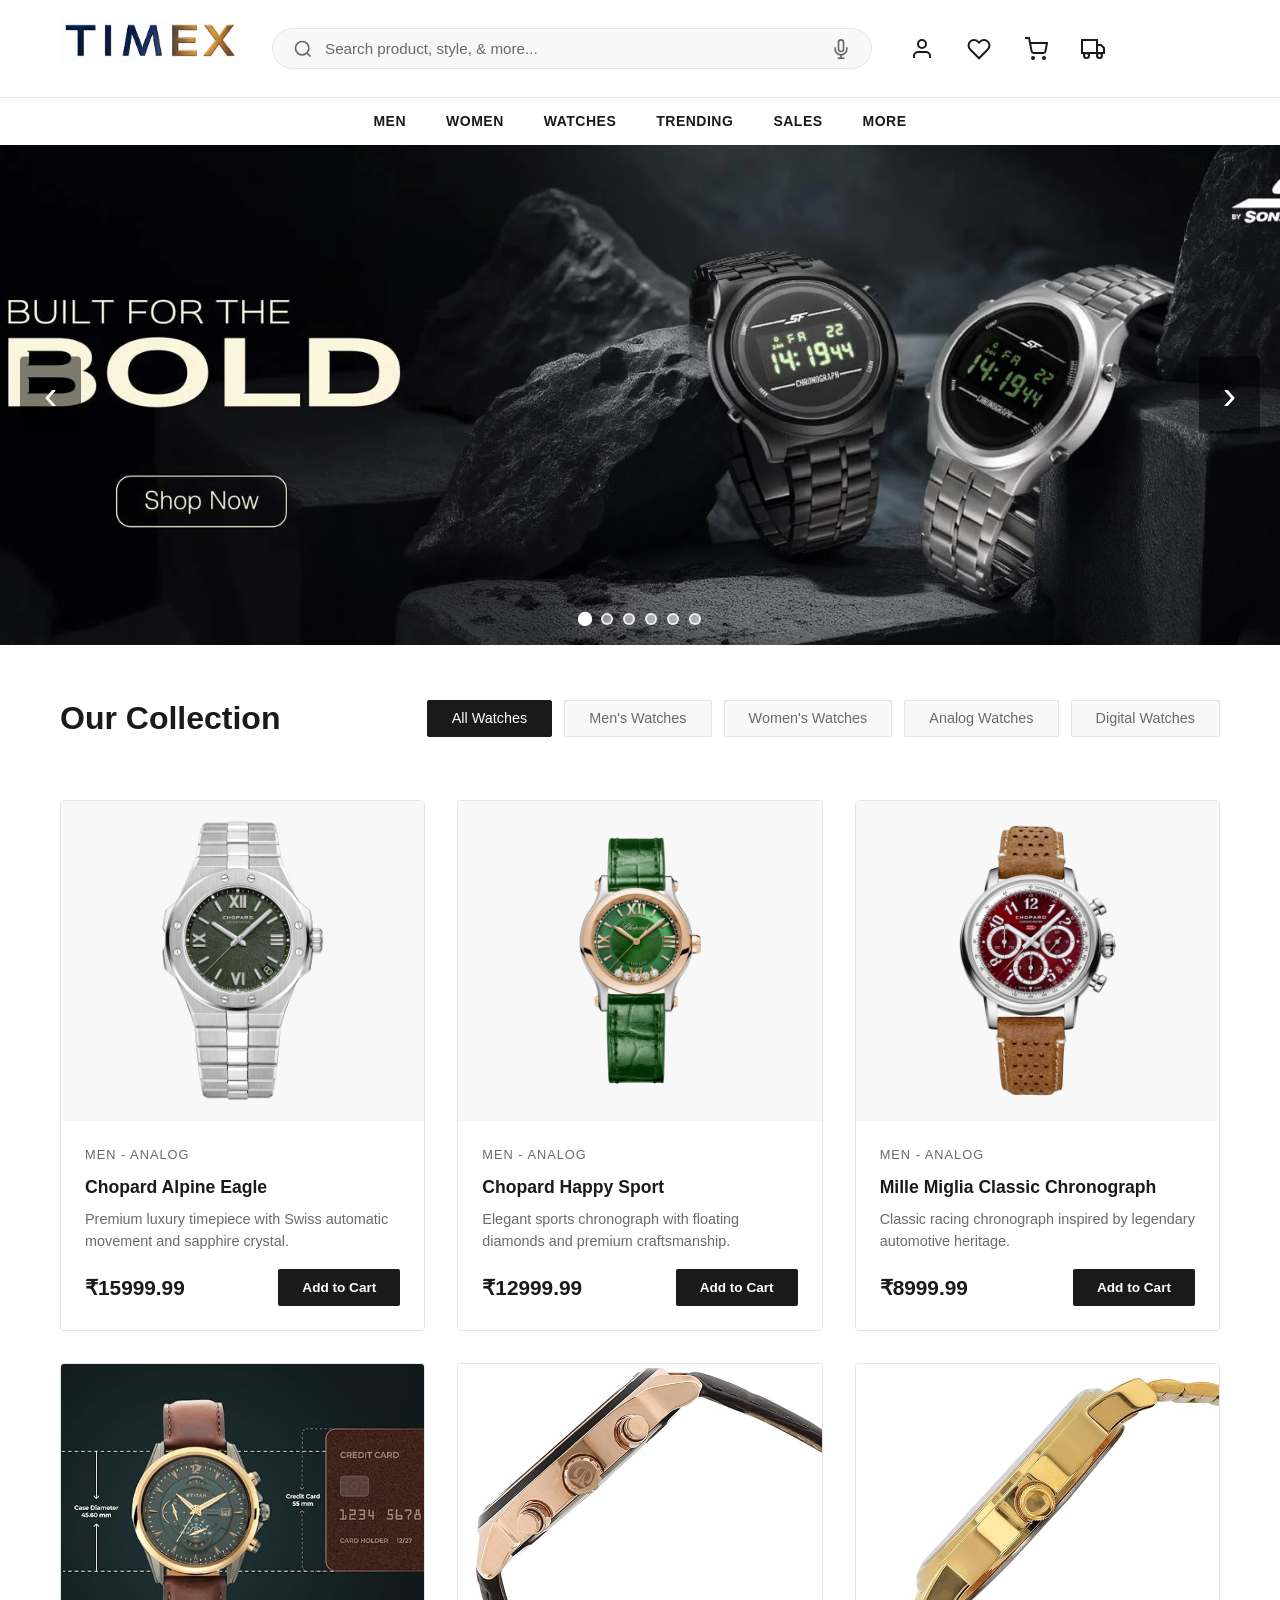
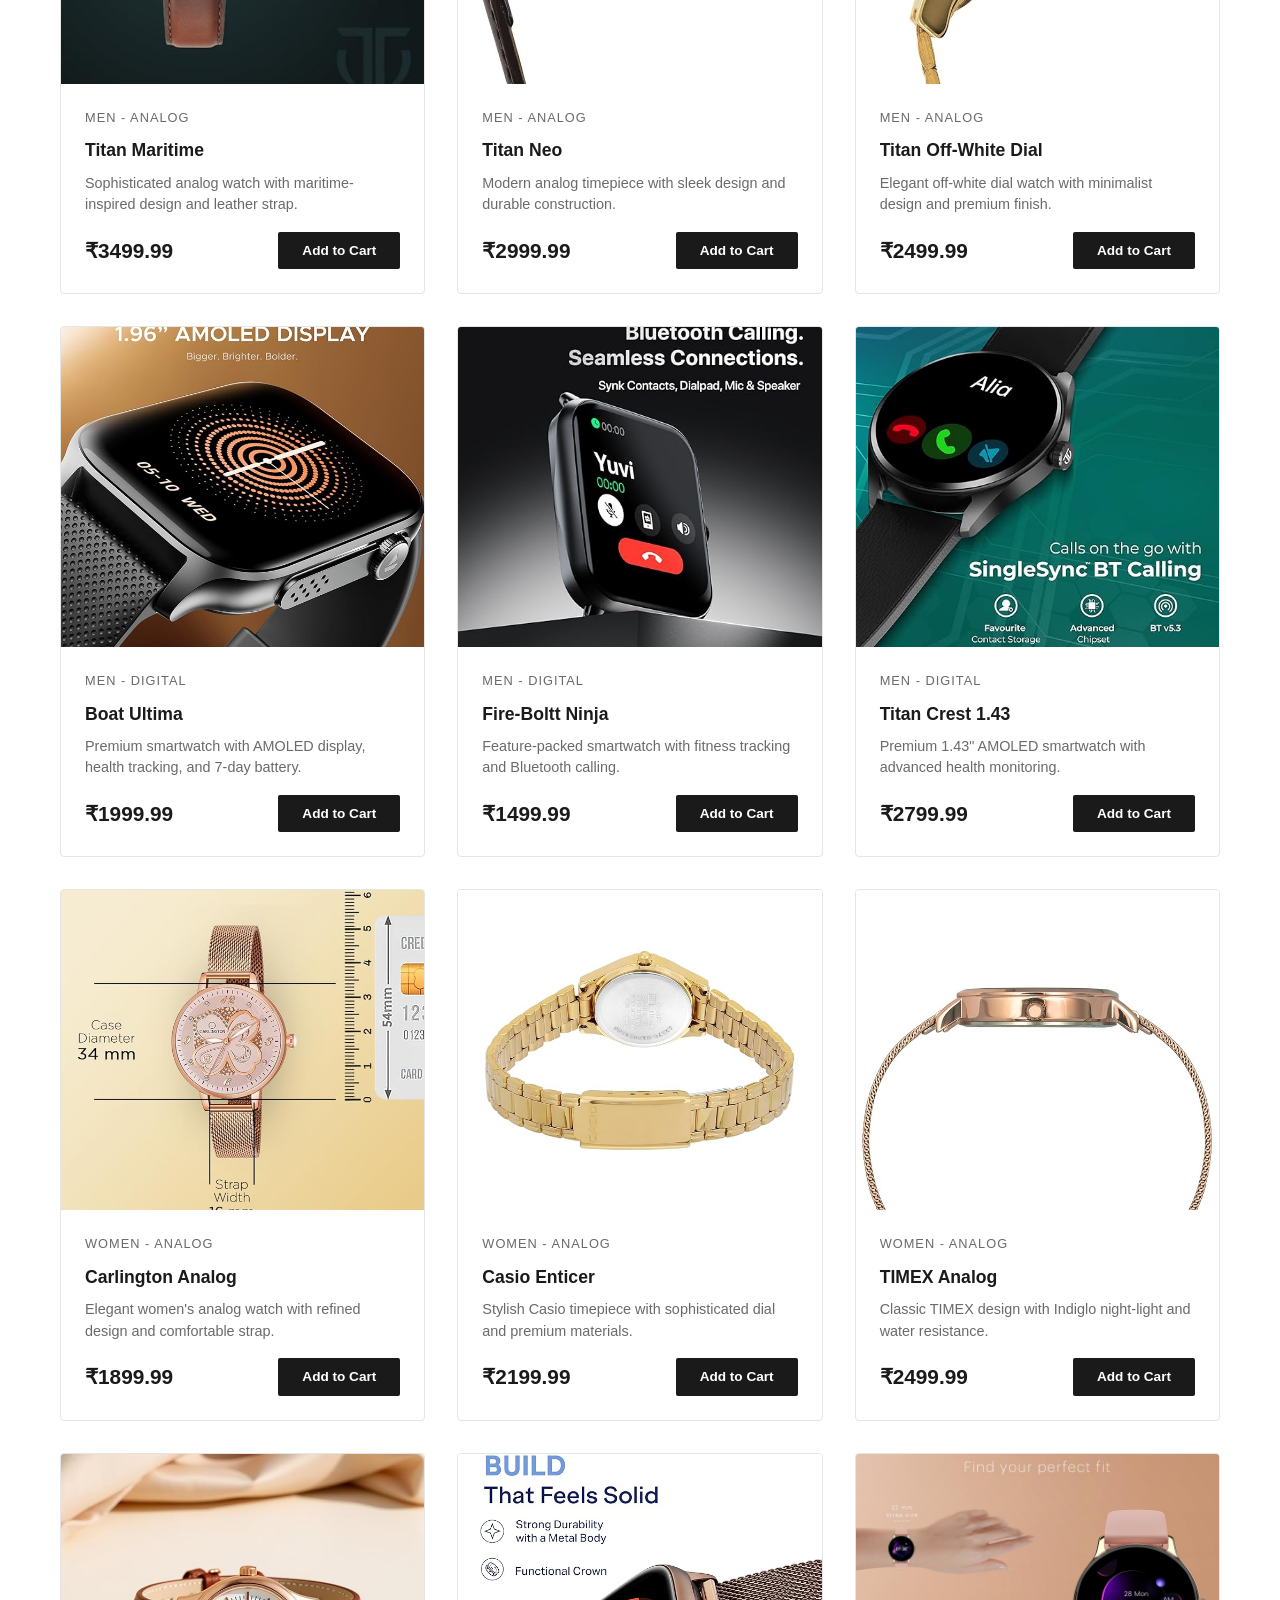
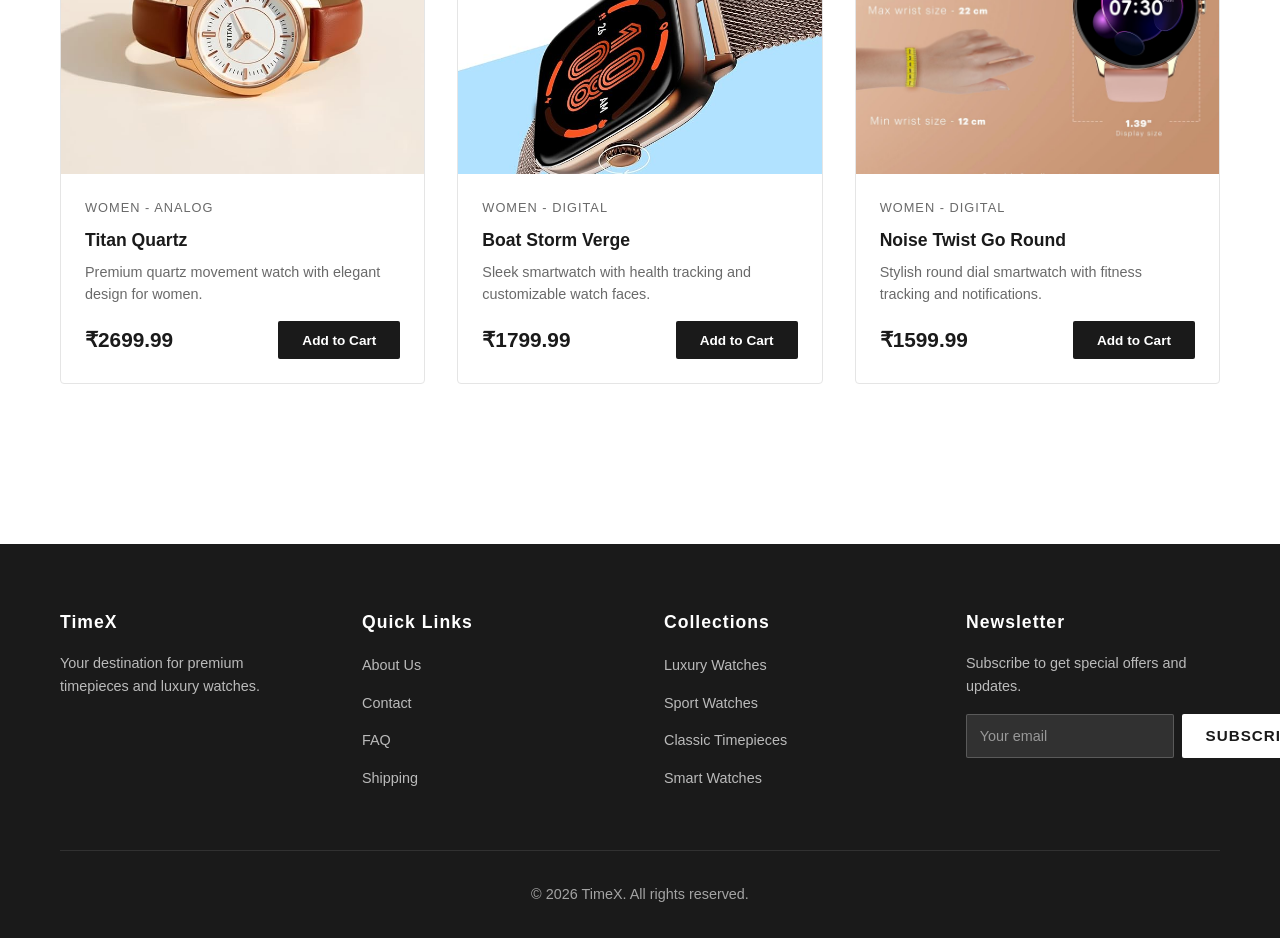
<file: index.html>
<!DOCTYPE html>
<html lang="en">
<head>
    <meta charset="UTF-8">
    <meta name="viewport" content="width=device-width, initial-scale=1.0">
    <title>Minimal Store - Modern E-commerce</title>
    <link rel="stylesheet" href="src/css/style.css">
</head>
<body>
    <!-- Header -->
    <header class="header">
        <div class="header-top">
            <div class="container">
                <div class="header-top-wrapper">
                    <h1 class="logo"><a href="index.html"><img src="src/images/timex-logo.png" alt="TimeX" class="logo-img"></a></h1>
                    
                    <div class="search-container">
                        <button class="search-icon" aria-label="Search">
                            <svg width="20" height="20" viewBox="0 0 24 24" fill="none" stroke="currentColor" stroke-width="2">
                                <circle cx="11" cy="11" r="8"></circle>
                                <path d="m21 21-4.35-4.35"></path>
                            </svg>
                        </button>
                        <input type="text" class="search-input" placeholder="Search product, style, & more...">
                        <button class="voice-search" aria-label="Voice search">
                            <svg width="20" height="20" viewBox="0 0 24 24" fill="none" stroke="currentColor" stroke-width="2">
                                <path d="M12 1a3 3 0 0 0-3 3v8a3 3 0 0 0 6 0V4a3 3 0 0 0-3-3z"></path>
                                <path d="M19 10v2a7 7 0 0 1-14 0v-2"></path>
                                <line x1="12" y1="19" x2="12" y2="23"></line>
                                <line x1="8" y1="23" x2="16" y2="23"></line>
                            </svg>
                        </button>
                    </div>

                    <div class="header-actions">
                        <button class="icon-btn" aria-label="Account">
                            <svg width="24" height="24" viewBox="0 0 24 24" fill="none" stroke="currentColor" stroke-width="2">
                                <path d="M20 21v-2a4 4 0 0 0-4-4H8a4 4 0 0 0-4 4v2"></path>
                                <circle cx="12" cy="7" r="4"></circle>
                            </svg>
                        </button>
                        <button class="icon-btn" aria-label="Wishlist">
                            <svg width="24" height="24" viewBox="0 0 24 24" fill="none" stroke="currentColor" stroke-width="2">
                                <path d="M20.84 4.61a5.5 5.5 0 0 0-7.78 0L12 5.67l-1.06-1.06a5.5 5.5 0 0 0-7.78 7.78l1.06 1.06L12 21.23l7.78-7.78 1.06-1.06a5.5 5.5 0 0 0 0-7.78z"></path>
                            </svg>
                        </button>
                        <button class="icon-btn cart-btn" aria-label="Cart">
                            <svg width="24" height="24" viewBox="0 0 24 24" fill="none" stroke="currentColor" stroke-width="2">
                                <circle cx="9" cy="21" r="1"></circle>
                                <circle cx="20" cy="21" r="1"></circle>
                                <path d="M1 1h4l2.68 13.39a2 2 0 0 0 2 1.61h9.72a2 2 0 0 0 2-1.61L23 6H6"></path>
                            </svg>
                            <span class="cart-count">0</span>
                        </button>
                        <button class="icon-btn" aria-label="Track Order">
                            <svg width="24" height="24" viewBox="0 0 24 24" fill="none" stroke="currentColor" stroke-width="2">
                                <rect x="1" y="3" width="15" height="13"></rect>
                                <polygon points="16 8 20 8 23 11 23 16 16 16 16 8"></polygon>
                                <circle cx="5.5" cy="18.5" r="2.5"></circle>
                                <circle cx="18.5" cy="18.5" r="2.5"></circle>
                            </svg>
                        </button>
                    </div>
                    
                    <button class="mobile-menu-btn" aria-label="Menu">
                        <span></span>
                        <span></span>
                        <span></span>
                    </button>
                </div>
            </div>
        </div>
        
        <div class="header-nav">
            <div class="container">
                <nav class="main-nav">
                    <a href="pages/men.html" class="nav-link">MEN</a>
                    <a href="pages/women.html" class="nav-link">WOMEN</a>
                    <a href="#products" class="nav-link">WATCHES</a>
                    <a href="#products" class="nav-link">TRENDING</a>
                    <a href="#products" class="nav-link">SALES</a>
                    <a href="#" class="nav-link">MORE</a>
                </nav>
            </div>
        </div>
    </header>

    <!-- Image Slider Section -->
    <section class="image-slider">
        <div class="slider-wrapper">
            <div class="slider-track" id="sliderTrack">
                <div class="slide active">
                    <img src="src/images/landing pages/SO_Aug_homepage_D.webp" alt="TimeX Collection">
                </div>
                <div class="slide">
                    <img src="src/images/landing pages/So_Homepage_MainBanner1_D.webp" alt="TimeX Watches">
                </div>
                <div class="slide">
                    <img src="src/images/landing pages/SO_updated_wedding_banner_dec_d.webp" alt="Wedding Collection">
                </div>
                <div class="slide">
                    <img src="src/images/landing pages/st-boy-poze-dec-d.webp" alt="Men's Collection">
                </div>
                <div class="slide">
                    <img src="src/images/landing pages/st-girl-poze-dec-d.webp" alt="Women's Collection">
                </div>
                <div class="slide">
                    <img src="src/images/landing pages/st-group-poze-dec-d.webp" alt="Group Collection">
                </div>
            </div>
            <button class="slider-btn prev" onclick="moveSlide(-1)">‹</button>
            <button class="slider-btn next" onclick="moveSlide(1)">›</button>
            <div class="slider-dots" id="sliderDots"></div>
        </div>
    </section>

    <!-- Filter Section -->
    <section class="filter-section" id="products">
        <div class="container">
            <div class="filter-bar">
                <h3 class="section-title">Our Collection</h3>
                <div class="filter-buttons">
                    <button class="filter-btn active" data-category="all">All Watches</button>
                    <button class="filter-btn" data-category="men">Men's Watches</button>
                    <button class="filter-btn" data-category="women">Women's Watches</button>
                    <button class="filter-btn" data-category="analog">Analog Watches</button>
                    <button class="filter-btn" data-category="digital">Digital Watches</button>
                </div>
            </div>
        </div>
    </section>

    <!-- Products Grid -->
    <section class="products">
        <div class="container">
            <div class="products-grid" id="productsGrid">
                <!-- Products will be dynamically loaded here -->
            </div>
        </div>
    </section>

    <!-- Shopping Cart Sidebar -->
    <div class="cart-sidebar" id="cartSidebar">
        <div class="cart-header">
            <h3>Shopping Cart</h3>
            <button class="close-cart" aria-label="Close cart">
                <svg width="24" height="24" viewBox="0 0 24 24" fill="none" stroke="currentColor" stroke-width="2">
                    <line x1="18" y1="6" x2="6" y2="18"></line>
                    <line x1="6" y1="6" x2="18" y2="18"></line>
                </svg>
            </button>
        </div>
        <div class="cart-items" id="cartItems">
            <p class="empty-cart">Your cart is empty</p>
        </div>
        <div class="cart-footer">
            <div class="cart-total">
                <span>Total:</span>
                <span class="total-price">$0.00</span>
            </div>
            <button class="btn btn-primary btn-block">Checkout</button>
        </div>
    </div>

    <!-- Cart Overlay -->
    <div class="cart-overlay" id="cartOverlay"></div>

    <!-- Footer -->
    <footer class="footer">
        <div class="container">
            <div class="footer-grid">
                <div class="footer-col">
                    <h4 class="footer-title">TimeX</h4>
                    <p class="footer-text">Your destination for premium timepieces and luxury watches.</p>
                </div>
                <div class="footer-col">
                    <h4 class="footer-title">Quick Links</h4>
                    <ul class="footer-links">
                        <li><a href="pages/about.html">About Us</a></li>
                        <li><a href="pages/contact.html">Contact</a></li>
                        <li><a href="#">FAQ</a></li>
                        <li><a href="#">Shipping</a></li>
                    </ul>
                </div>
                <div class="footer-col">
                    <h4 class="footer-title">Collections</h4>
                    <ul class="footer-links">
                        <li><a href="#products">Luxury Watches</a></li>
                        <li><a href="#products">Sport Watches</a></li>
                        <li><a href="#products">Classic Timepieces</a></li>
                        <li><a href="#products">Smart Watches</a></li>
                    </ul>
                </div>
                <div class="footer-col">
                    <h4 class="footer-title">Newsletter</h4>
                    <p class="footer-text">Subscribe to get special offers and updates.</p>
                    <form class="newsletter-form">
                        <input type="email" placeholder="Your email" class="newsletter-input">
                        <button type="submit" class="btn btn-secondary">Subscribe</button>
                    </form>
                </div>
            </div>
            <div class="footer-bottom">
                <p>&copy; 2026 TimeX. All rights reserved.</p>
            </div>
        </div>
    </footer>

    <script src="src/js/script.js"></script>
</body>
</html>
</file>
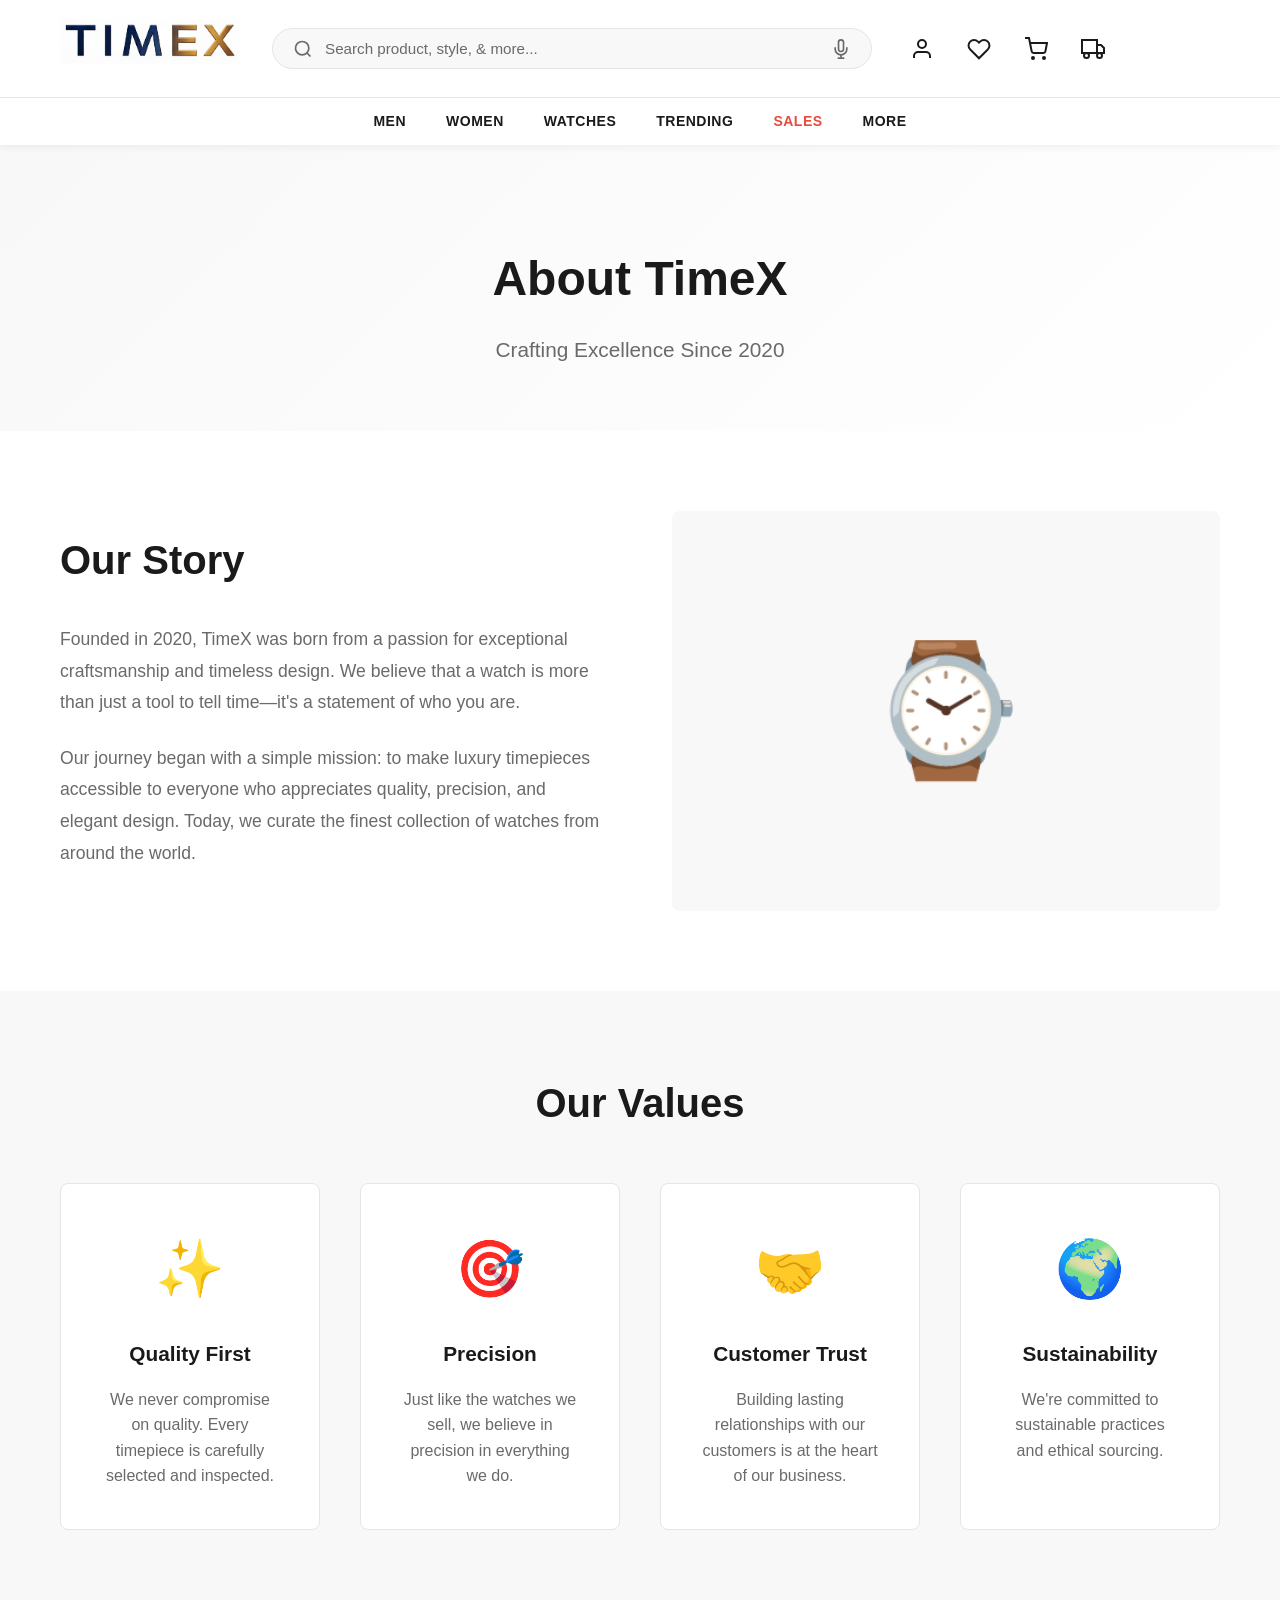
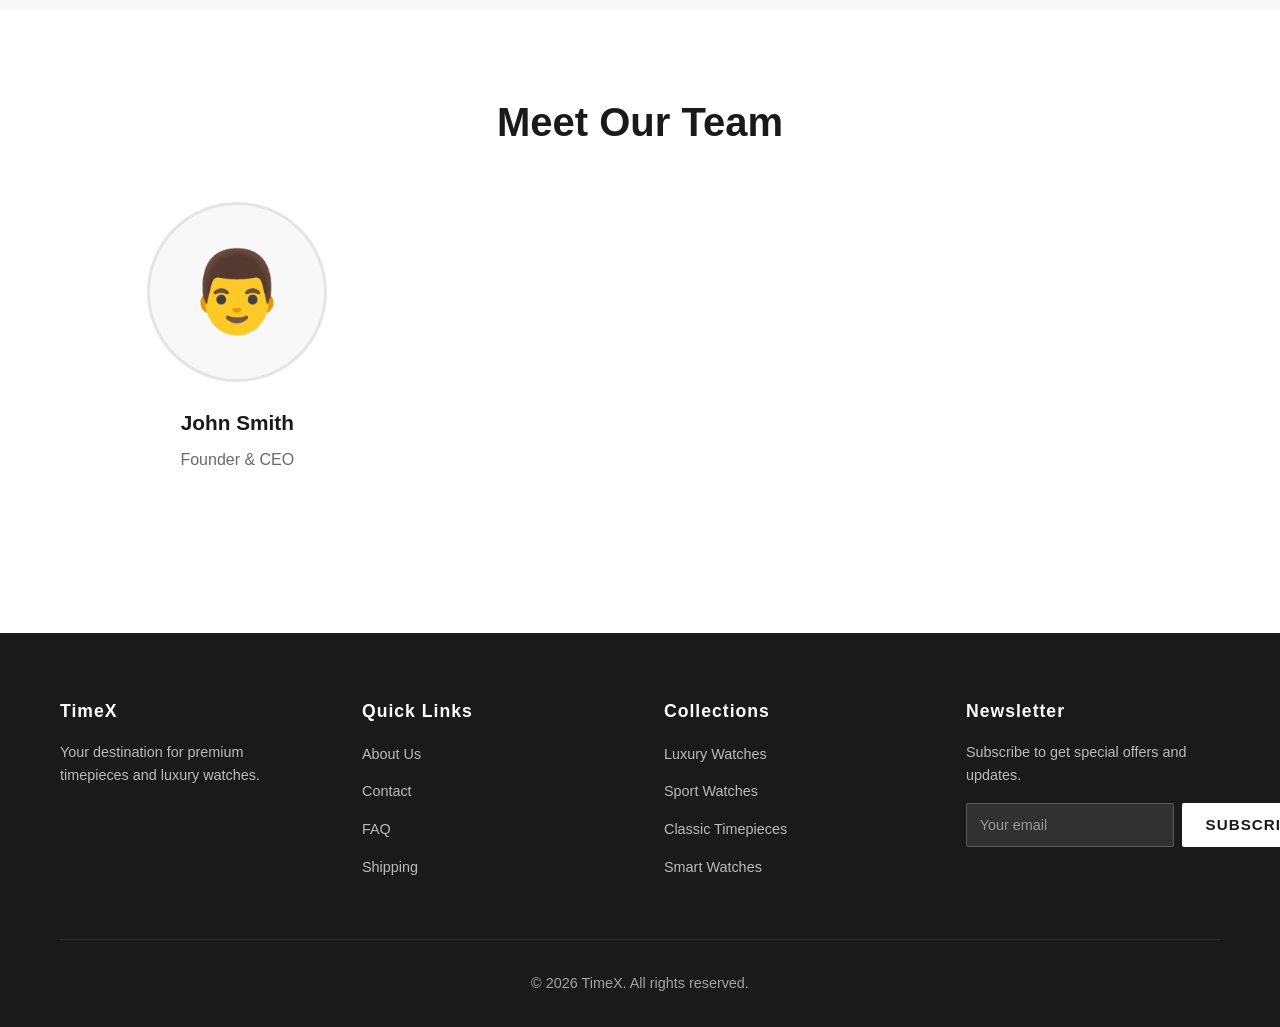
<file: pages/about.html>
<!DOCTYPE html>
<html lang="en">
<head>
    <meta charset="UTF-8">
    <meta name="viewport" content="width=device-width, initial-scale=1.0">
    <title>About Us - TimeX</title>
    <link rel="stylesheet" href="../src/css/style.css">
    <link rel="stylesheet" href="../src/css/about.css">
</head>
<body>
    <!-- Header -->
    <header class="header">
        <div class="header-top">
            <div class="container">
                <div class="header-top-wrapper">
                    <h1 class="logo"><a href="../index.html"><img src="../src/images/timex-logo.png" alt="TimeX" class="logo-img"></a></h1>
                    
                    <div class="search-container">
                        <button class="search-icon" aria-label="Search">
                            <svg width="20" height="20" viewBox="0 0 24 24" fill="none" stroke="currentColor" stroke-width="2">
                                <circle cx="11" cy="11" r="8"></circle>
                                <path d="m21 21-4.35-4.35"></path>
                            </svg>
                        </button>
                        <input type="text" class="search-input" placeholder="Search product, style, & more...">
                        <button class="voice-search" aria-label="Voice search">
                            <svg width="20" height="20" viewBox="0 0 24 24" fill="none" stroke="currentColor" stroke-width="2">
                                <path d="M12 1a3 3 0 0 0-3 3v8a3 3 0 0 0 6 0V4a3 3 0 0 0-3-3z"></path>
                                <path d="M19 10v2a7 7 0 0 1-14 0v-2"></path>
                                <line x1="12" y1="19" x2="12" y2="23"></line>
                                <line x1="8" y1="23" x2="16" y2="23"></line>
                            </svg>
                        </button>
                    </div>

                    <div class="header-actions">
                        <button class="icon-btn" aria-label="Account">
                            <svg width="24" height="24" viewBox="0 0 24 24" fill="none" stroke="currentColor" stroke-width="2">
                                <path d="M20 21v-2a4 4 0 0 0-4-4H8a4 4 0 0 0-4 4v2"></path>
                                <circle cx="12" cy="7" r="4"></circle>
                            </svg>
                        </button>
                        <button class="icon-btn" aria-label="Wishlist">
                            <svg width="24" height="24" viewBox="0 0 24 24" fill="none" stroke="currentColor" stroke-width="2">
                                <path d="M20.84 4.61a5.5 5.5 0 0 0-7.78 0L12 5.67l-1.06-1.06a5.5 5.5 0 0 0-7.78 7.78l1.06 1.06L12 21.23l7.78-7.78 1.06-1.06a5.5 5.5 0 0 0 0-7.78z"></path>
                            </svg>
                        </button>
                        <button class="icon-btn cart-btn" aria-label="Cart">
                            <svg width="24" height="24" viewBox="0 0 24 24" fill="none" stroke="currentColor" stroke-width="2">
                                <circle cx="9" cy="21" r="1"></circle>
                                <circle cx="20" cy="21" r="1"></circle>
                                <path d="M1 1h4l2.68 13.39a2 2 0 0 0 2 1.61h9.72a2 2 0 0 0 2-1.61L23 6H6"></path>
                            </svg>
                            <span class="cart-count">0</span>
                        </button>
                        <button class="icon-btn" aria-label="Track Order">
                            <svg width="24" height="24" viewBox="0 0 24 24" fill="none" stroke="currentColor" stroke-width="2">
                                <rect x="1" y="3" width="15" height="13"></rect>
                                <polygon points="16 8 20 8 23 11 23 16 16 16 16 8"></polygon>
                                <circle cx="5.5" cy="18.5" r="2.5"></circle>
                                <circle cx="18.5" cy="18.5" r="2.5"></circle>
                            </svg>
                        </button>
                    </div>
                    
                    <button class="mobile-menu-btn" aria-label="Menu">
                        <span></span>
                        <span></span>
                        <span></span>
                    </button>
                </div>
            </div>
        </div>
        
        <div class="header-nav">
            <div class="container">
                <nav class="main-nav">
                    <a href="men.html" class="nav-link">MEN</a>
                    <a href="women.html" class="nav-link">WOMEN</a>
                    <a href="../index.html#products" class="nav-link">WATCHES</a>
                    <a href="../index.html#products" class="nav-link">TRENDING</a>
                    <a href="../index.html#products" class="nav-link sale-link">SALES</a>
                    <a href="#" class="nav-link">MORE</a>
                </nav>
            </div>
        </div>
    </header>

    <!-- About Hero -->
    <section class="about-hero">
        <div class="container">
            <h1 class="page-title">About TimeX</h1>
            <p class="page-subtitle">Crafting Excellence Since 2020</p>
        </div>
    </section>

    <!-- Our Story -->
    <section class="our-story">
        <div class="container">
            <div class="story-grid">
                <div class="story-content">
                    <h2 class="section-heading">Our Story</h2>
                    <p class="story-text">Founded in 2020, TimeX was born from a passion for exceptional craftsmanship and timeless design. We believe that a watch is more than just a tool to tell time—it's a statement of who you are.</p>
                    <p class="story-text">Our journey began with a simple mission: to make luxury timepieces accessible to everyone who appreciates quality, precision, and elegant design. Today, we curate the finest collection of watches from around the world.</p>
                </div>
                <div class="story-image">
                    <div class="placeholder-image">⌚</div>
                </div>
            </div>
        </div>
    </section>

    <!-- Our Values -->
    <section class="our-values">
        <div class="container">
            <h2 class="section-heading text-center">Our Values</h2>
            <div class="values-grid">
                <div class="value-card">
                    <div class="value-icon">✨</div>
                    <h3 class="value-title">Quality First</h3>
                    <p class="value-text">We never compromise on quality. Every timepiece is carefully selected and inspected.</p>
                </div>
                <div class="value-card">
                    <div class="value-icon">🎯</div>
                    <h3 class="value-title">Precision</h3>
                    <p class="value-text">Just like the watches we sell, we believe in precision in everything we do.</p>
                </div>
                <div class="value-card">
                    <div class="value-icon">🤝</div>
                    <h3 class="value-title">Customer Trust</h3>
                    <p class="value-text">Building lasting relationships with our customers is at the heart of our business.</p>
                </div>
                <div class="value-card">
                    <div class="value-icon">🌍</div>
                    <h3 class="value-title">Sustainability</h3>
                    <p class="value-text">We're committed to sustainable practices and ethical sourcing.</p>
                </div>
            </div>
        </div>
    </section>

    <!-- Our Team -->
    <section class="our-team">
        <div class="container">
            <h2 class="section-heading text-center">Meet Our Team</h2>
            <div class="team-grid">
                <div class="team-member">
                    <div class="member-photo">👨</div>
                    <h3 class="member-name">John Smith</h3>
                    <p class="member-role">Founder & CEO</p>
                </div>
                <div class="team-member">
                    <div class="member-photo">👩</div>
                    <h3 class="member-name">Sarah Johnson</h3>
                    <p class="member-role">Head of Design</p>
                </div>
                <div class="team-member">
                    <div class="member-photo">👨</div>
                    <h3 class="member-name">Michael Chen</h3>
                    <p class="member-role">Master Watchmaker</p>
                </div>
            </div>
        </div>
    </section>

    <!-- Footer -->
    <footer class="footer">
        <div class="container">
            <div class="footer-grid">
                <div class="footer-col">
                    <h4 class="footer-title">TimeX</h4>
                    <p class="footer-text">Your destination for premium timepieces and luxury watches.</p>
                </div>
                <div class="footer-col">
                    <h4 class="footer-title">Quick Links</h4>
                    <ul class="footer-links">
                        <li><a href="about.html">About Us</a></li>
                        <li><a href="contact.html">Contact</a></li>
                        <li><a href="#">FAQ</a></li>
                        <li><a href="#">Shipping</a></li>
                    </ul>
                </div>
                <div class="footer-col">
                    <h4 class="footer-title">Collections</h4>
                    <ul class="footer-links">
                        <li><a href="../index.html#products">Luxury Watches</a></li>
                        <li><a href="../index.html#products">Sport Watches</a></li>
                        <li><a href="../index.html#products">Classic Timepieces</a></li>
                        <li><a href="../index.html#products">Smart Watches</a></li>
                    </ul>
                </div>
                <div class="footer-col">
                    <h4 class="footer-title">Newsletter</h4>
                    <p class="footer-text">Subscribe to get special offers and updates.</p>
                    <form class="newsletter-form">
                        <input type="email" placeholder="Your email" class="newsletter-input">
                        <button type="submit" class="btn btn-secondary">Subscribe</button>
                    </form>
                </div>
            </div>
            <div class="footer-bottom">
                <p>&copy; 2026 TimeX. All rights reserved.</p>
            </div>
        </div>
    </footer>

    <script src="../src/js/script.js"></script>
    <script src="../src/js/about.js"></script>
</body>
</html>
</file>
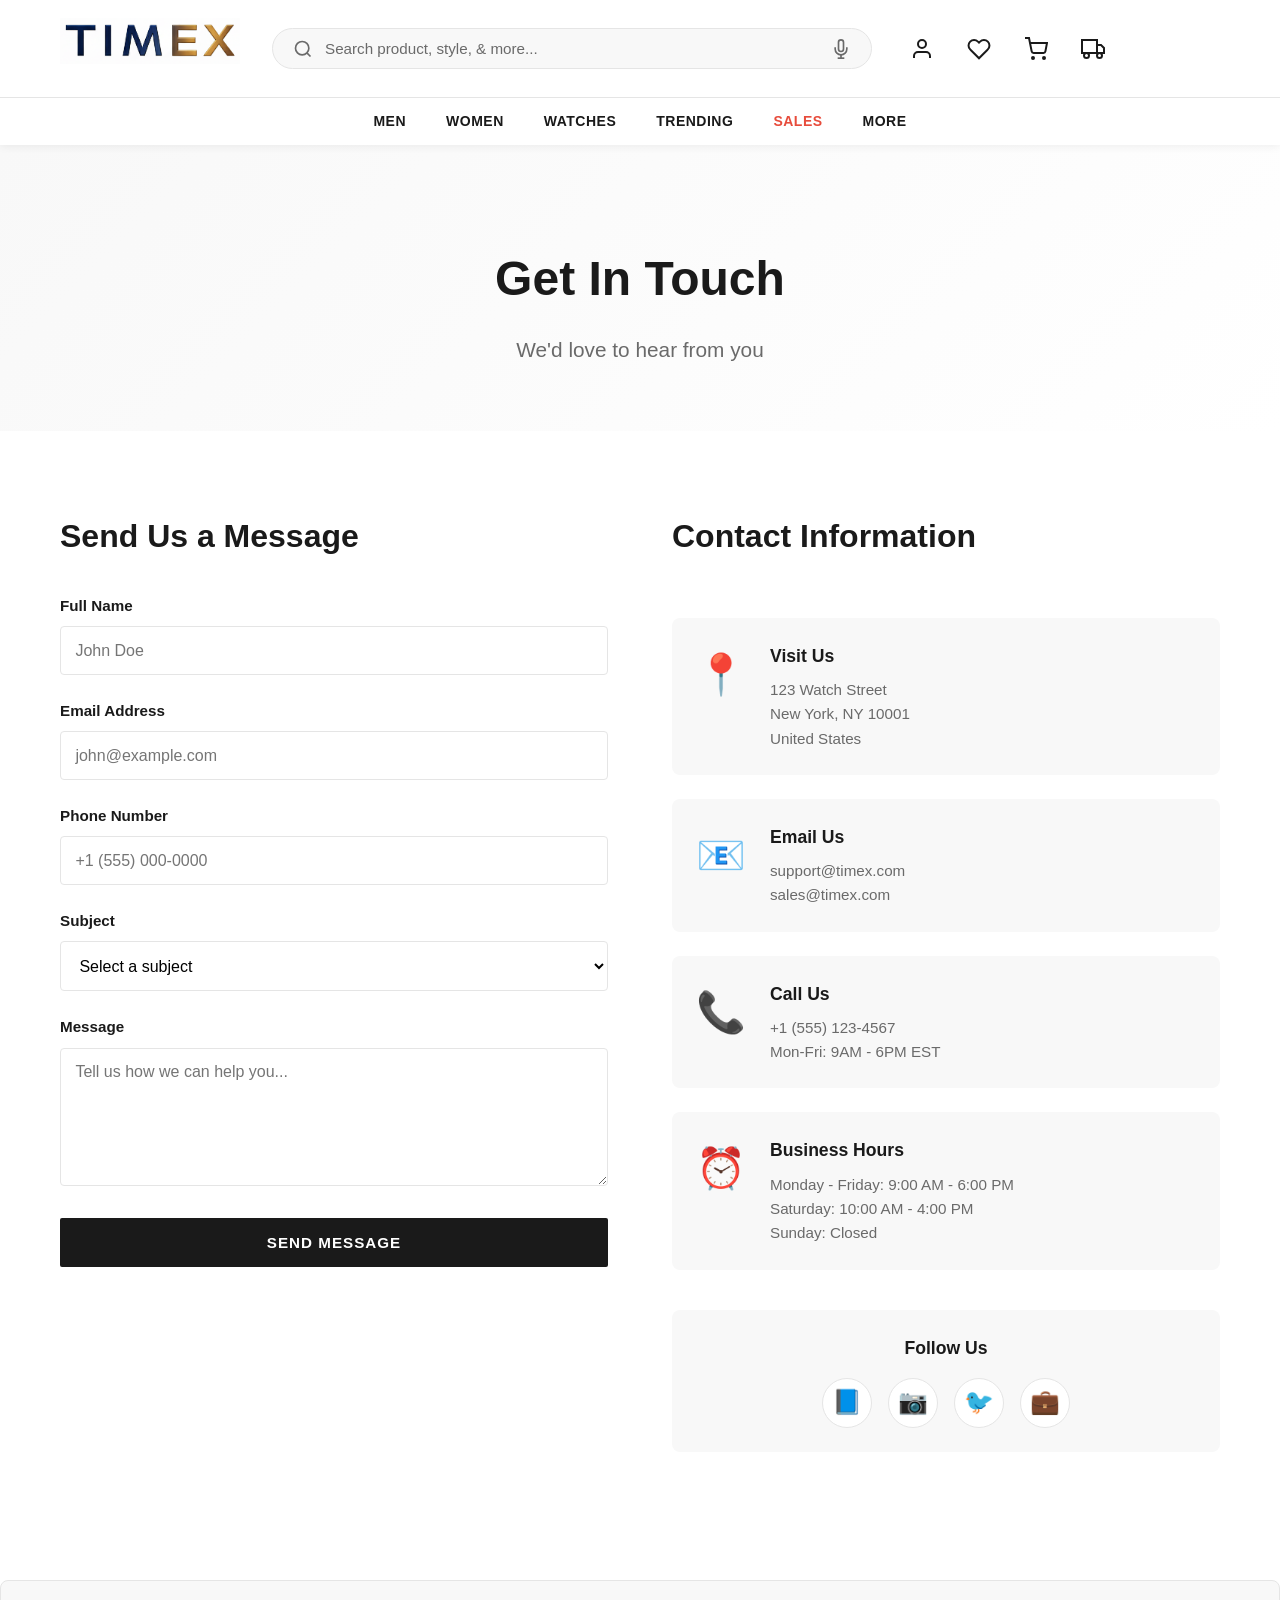
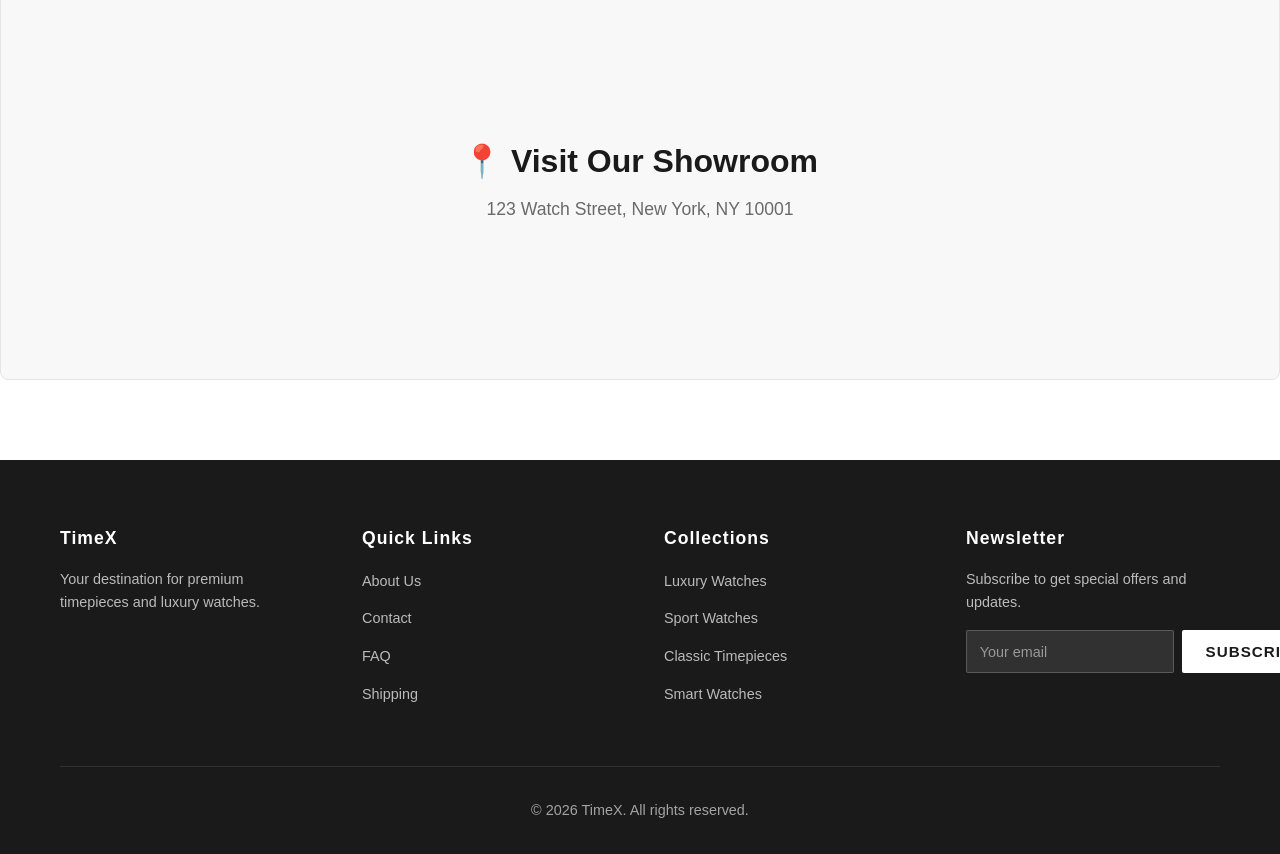
<file: pages/contact.html>
<!DOCTYPE html>
<html lang="en">
<head>
    <meta charset="UTF-8">
    <meta name="viewport" content="width=device-width, initial-scale=1.0">
    <title>Contact Us - TimeX</title>
    <link rel="stylesheet" href="../src/css/style.css">
    <link rel="stylesheet" href="../src/css/contact.css">
</head>
<body>
    <!-- Header -->
    <header class="header">
        <div class="header-top">
            <div class="container">
                <div class="header-top-wrapper">
                    <h1 class="logo"><a href="../index.html"><img src="../src/images/timex-logo.png" alt="TimeX" class="logo-img"></a></h1>
                    
                    <div class="search-container">
                        <button class="search-icon" aria-label="Search">
                            <svg width="20" height="20" viewBox="0 0 24 24" fill="none" stroke="currentColor" stroke-width="2">
                                <circle cx="11" cy="11" r="8"></circle>
                                <path d="m21 21-4.35-4.35"></path>
                            </svg>
                        </button>
                        <input type="text" class="search-input" placeholder="Search product, style, & more...">
                        <button class="voice-search" aria-label="Voice search">
                            <svg width="20" height="20" viewBox="0 0 24 24" fill="none" stroke="currentColor" stroke-width="2">
                                <path d="M12 1a3 3 0 0 0-3 3v8a3 3 0 0 0 6 0V4a3 3 0 0 0-3-3z"></path>
                                <path d="M19 10v2a7 7 0 0 1-14 0v-2"></path>
                                <line x1="12" y1="19" x2="12" y2="23"></line>
                                <line x1="8" y1="23" x2="16" y2="23"></line>
                            </svg>
                        </button>
                    </div>

                    <div class="header-actions">
                        <button class="icon-btn" aria-label="Account">
                            <svg width="24" height="24" viewBox="0 0 24 24" fill="none" stroke="currentColor" stroke-width="2">
                                <path d="M20 21v-2a4 4 0 0 0-4-4H8a4 4 0 0 0-4 4v2"></path>
                                <circle cx="12" cy="7" r="4"></circle>
                            </svg>
                        </button>
                        <button class="icon-btn" aria-label="Wishlist">
                            <svg width="24" height="24" viewBox="0 0 24 24" fill="none" stroke="currentColor" stroke-width="2">
                                <path d="M20.84 4.61a5.5 5.5 0 0 0-7.78 0L12 5.67l-1.06-1.06a5.5 5.5 0 0 0-7.78 7.78l1.06 1.06L12 21.23l7.78-7.78 1.06-1.06a5.5 5.5 0 0 0 0-7.78z"></path>
                            </svg>
                        </button>
                        <button class="icon-btn cart-btn" aria-label="Cart">
                            <svg width="24" height="24" viewBox="0 0 24 24" fill="none" stroke="currentColor" stroke-width="2">
                                <circle cx="9" cy="21" r="1"></circle>
                                <circle cx="20" cy="21" r="1"></circle>
                                <path d="M1 1h4l2.68 13.39a2 2 0 0 0 2 1.61h9.72a2 2 0 0 0 2-1.61L23 6H6"></path>
                            </svg>
                            <span class="cart-count">0</span>
                        </button>
                        <button class="icon-btn" aria-label="Track Order">
                            <svg width="24" height="24" viewBox="0 0 24 24" fill="none" stroke="currentColor" stroke-width="2">
                                <rect x="1" y="3" width="15" height="13"></rect>
                                <polygon points="16 8 20 8 23 11 23 16 16 16 16 8"></polygon>
                                <circle cx="5.5" cy="18.5" r="2.5"></circle>
                                <circle cx="18.5" cy="18.5" r="2.5"></circle>
                            </svg>
                        </button>
                    </div>
                    
                    <button class="mobile-menu-btn" aria-label="Menu">
                        <span></span>
                        <span></span>
                        <span></span>
                    </button>
                </div>
            </div>
        </div>
        
        <div class="header-nav">
            <div class="container">
                <nav class="main-nav">
                    <a href="men.html" class="nav-link">MEN</a>
                    <a href="women.html" class="nav-link">WOMEN</a>
                    <a href="../index.html#products" class="nav-link">WATCHES</a>
                    <a href="../index.html#products" class="nav-link">TRENDING</a>
                    <a href="../index.html#products" class="nav-link sale-link">SALES</a>
                    <a href="#" class="nav-link">MORE</a>
                </nav>
            </div>
        </div>
    </header>

    <!-- Contact Hero -->
    <section class="contact-hero">
        <div class="container">
            <h1 class="page-title">Get In Touch</h1>
            <p class="page-subtitle">We'd love to hear from you</p>
        </div>
    </section>

    <!-- Contact Content -->
    <section class="contact-section">
        <div class="container">
            <div class="contact-grid">
                <!-- Contact Form -->
                <div class="contact-form-wrapper">
                    <h2 class="section-heading">Send Us a Message</h2>
                    <form class="contact-form" id="contactForm">
                        <div class="form-group">
                            <label for="name">Full Name</label>
                            <input type="text" id="name" name="name" required placeholder="John Doe">
                        </div>
                        <div class="form-group">
                            <label for="email">Email Address</label>
                            <input type="email" id="email" name="email" required placeholder="john@example.com">
                        </div>
                        <div class="form-group">
                            <label for="phone">Phone Number</label>
                            <input type="tel" id="phone" name="phone" placeholder="+1 (555) 000-0000">
                        </div>
                        <div class="form-group">
                            <label for="subject">Subject</label>
                            <select id="subject" name="subject" required>
                                <option value="">Select a subject</option>
                                <option value="general">General Inquiry</option>
                                <option value="product">Product Question</option>
                                <option value="order">Order Status</option>
                                <option value="support">Customer Support</option>
                            </select>
                        </div>
                        <div class="form-group">
                            <label for="message">Message</label>
                            <textarea id="message" name="message" rows="6" required placeholder="Tell us how we can help you..."></textarea>
                        </div>
                        <button type="submit" class="btn btn-primary btn-block">Send Message</button>
                    </form>
                </div>

                <!-- Contact Info -->
                <div class="contact-info-wrapper">
                    <h2 class="section-heading">Contact Information</h2>
                    
                    <div class="info-card">
                        <div class="info-icon">📍</div>
                        <div class="info-content">
                            <h3>Visit Us</h3>
                            <p>123 Watch Street<br>New York, NY 10001<br>United States</p>
                        </div>
                    </div>

                    <div class="info-card">
                        <div class="info-icon">📧</div>
                        <div class="info-content">
                            <h3>Email Us</h3>
                            <p>support@timex.com<br>sales@timex.com</p>
                        </div>
                    </div>

                    <div class="info-card">
                        <div class="info-icon">📞</div>
                        <div class="info-content">
                            <h3>Call Us</h3>
                            <p>+1 (555) 123-4567<br>Mon-Fri: 9AM - 6PM EST</p>
                        </div>
                    </div>

                    <div class="info-card">
                        <div class="info-icon">⏰</div>
                        <div class="info-content">
                            <h3>Business Hours</h3>
                            <p>Monday - Friday: 9:00 AM - 6:00 PM<br>Saturday: 10:00 AM - 4:00 PM<br>Sunday: Closed</p>
                        </div>
                    </div>

                    <div class="social-links">
                        <h3>Follow Us</h3>
                        <div class="social-icons">
                            <a href="#" class="social-icon">📘</a>
                            <a href="#" class="social-icon">📷</a>
                            <a href="#" class="social-icon">🐦</a>
                            <a href="#" class="social-icon">💼</a>
                        </div>
                    </div>
                </div>
            </div>
        </div>
    </section>

    <!-- Map Section (Placeholder) -->
    <section class="map-section">
        <div class="map-placeholder">
            <div class="map-content">
                <h3>📍 Visit Our Showroom</h3>
                <p>123 Watch Street, New York, NY 10001</p>
            </div>
        </div>
    </section>

    <!-- Footer -->
    <footer class="footer">
        <div class="container">
            <div class="footer-grid">
                <div class="footer-col">
                    <h4 class="footer-title">TimeX</h4>
                    <p class="footer-text">Your destination for premium timepieces and luxury watches.</p>
                </div>
                <div class="footer-col">
                    <h4 class="footer-title">Quick Links</h4>
                    <ul class="footer-links">
                        <li><a href="about.html">About Us</a></li>
                        <li><a href="contact.html">Contact</a></li>
                        <li><a href="#">FAQ</a></li>
                        <li><a href="#">Shipping</a></li>
                    </ul>
                </div>
                <div class="footer-col">
                    <h4 class="footer-title">Collections</h4>
                    <ul class="footer-links">
                        <li><a href="../index.html#products">Luxury Watches</a></li>
                        <li><a href="../index.html#products">Sport Watches</a></li>
                        <li><a href="../index.html#products">Classic Timepieces</a></li>
                        <li><a href="../index.html#products">Smart Watches</a></li>
                    </ul>
                </div>
                <div class="footer-col">
                    <h4 class="footer-title">Newsletter</h4>
                    <p class="footer-text">Subscribe to get special offers and updates.</p>
                    <form class="newsletter-form">
                        <input type="email" placeholder="Your email" class="newsletter-input">
                        <button type="submit" class="btn btn-secondary">Subscribe</button>
                    </form>
                </div>
            </div>
            <div class="footer-bottom">
                <p>&copy; 2026 TimeX. All rights reserved.</p>
            </div>
        </div>
    </footer>

    <script src="../src/js/script.js"></script>
    <script src="../src/js/contact.js"></script>
</body>
</html>
</file>
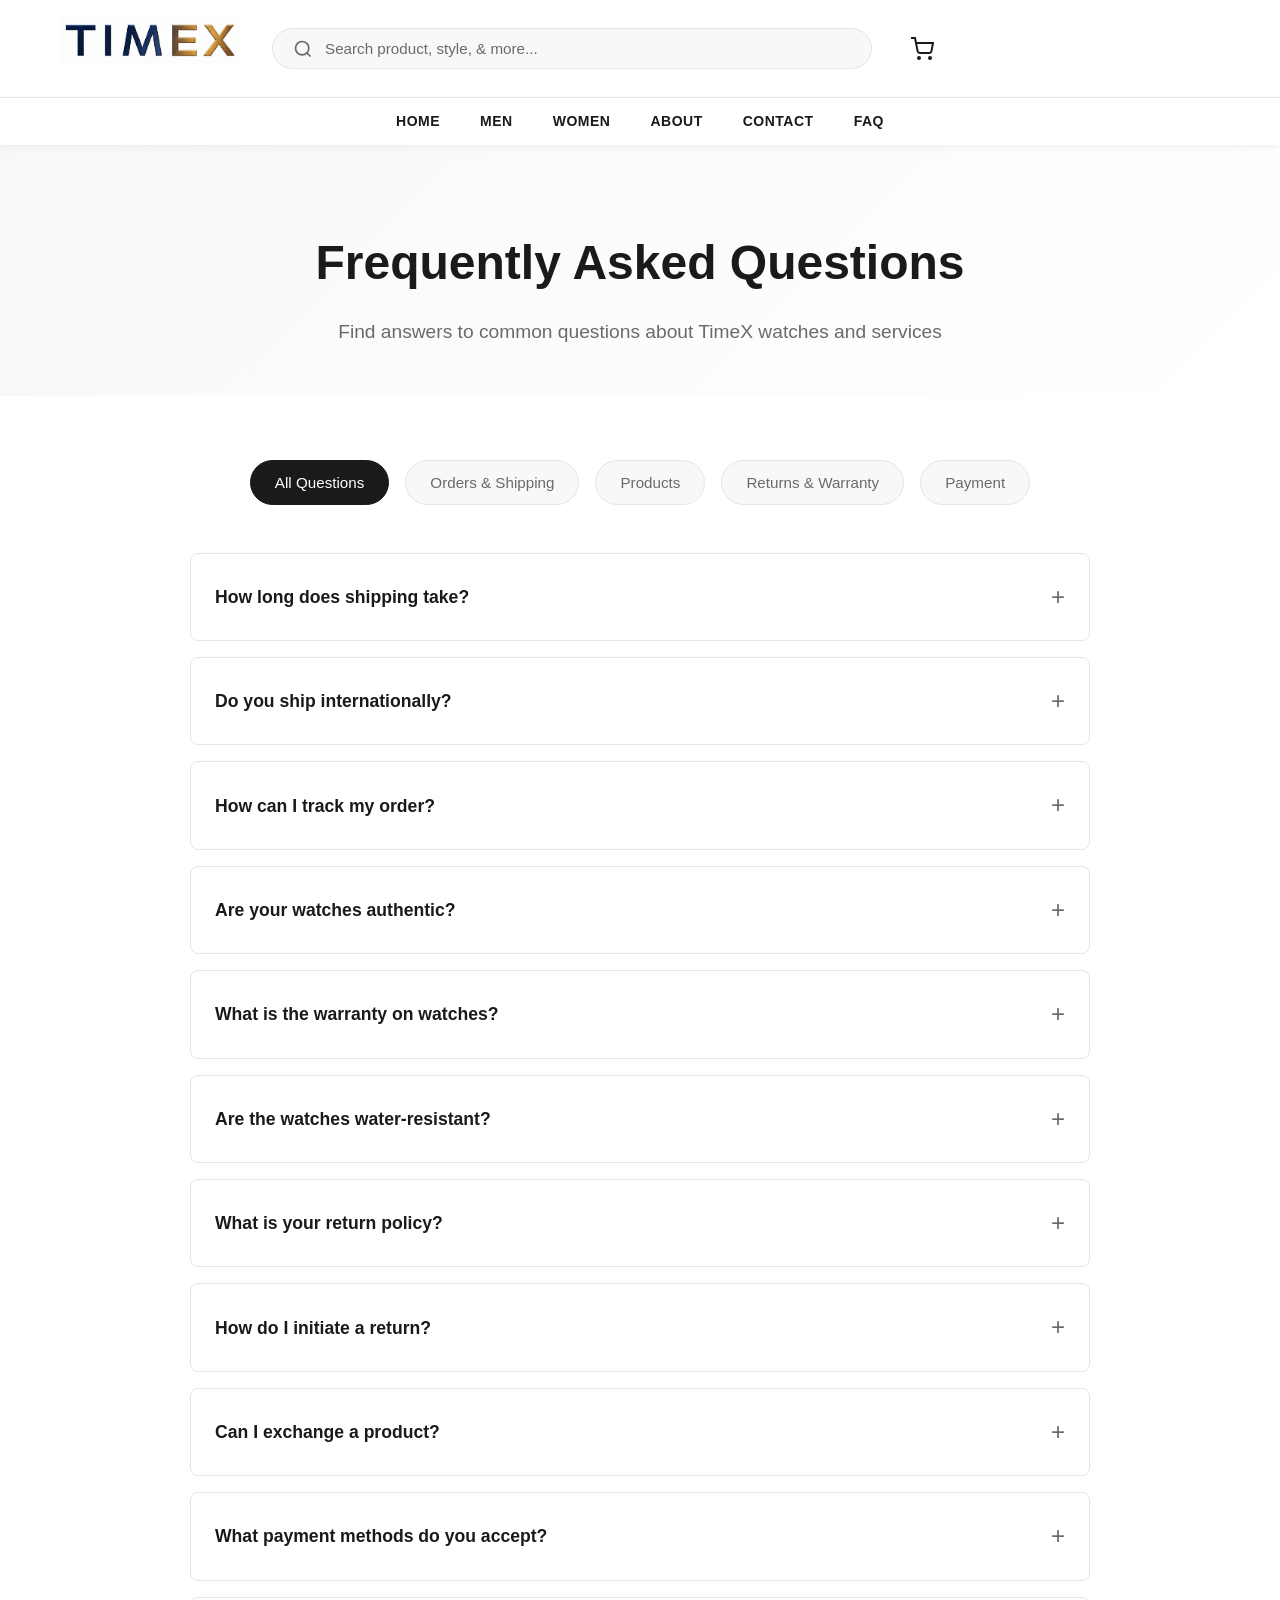
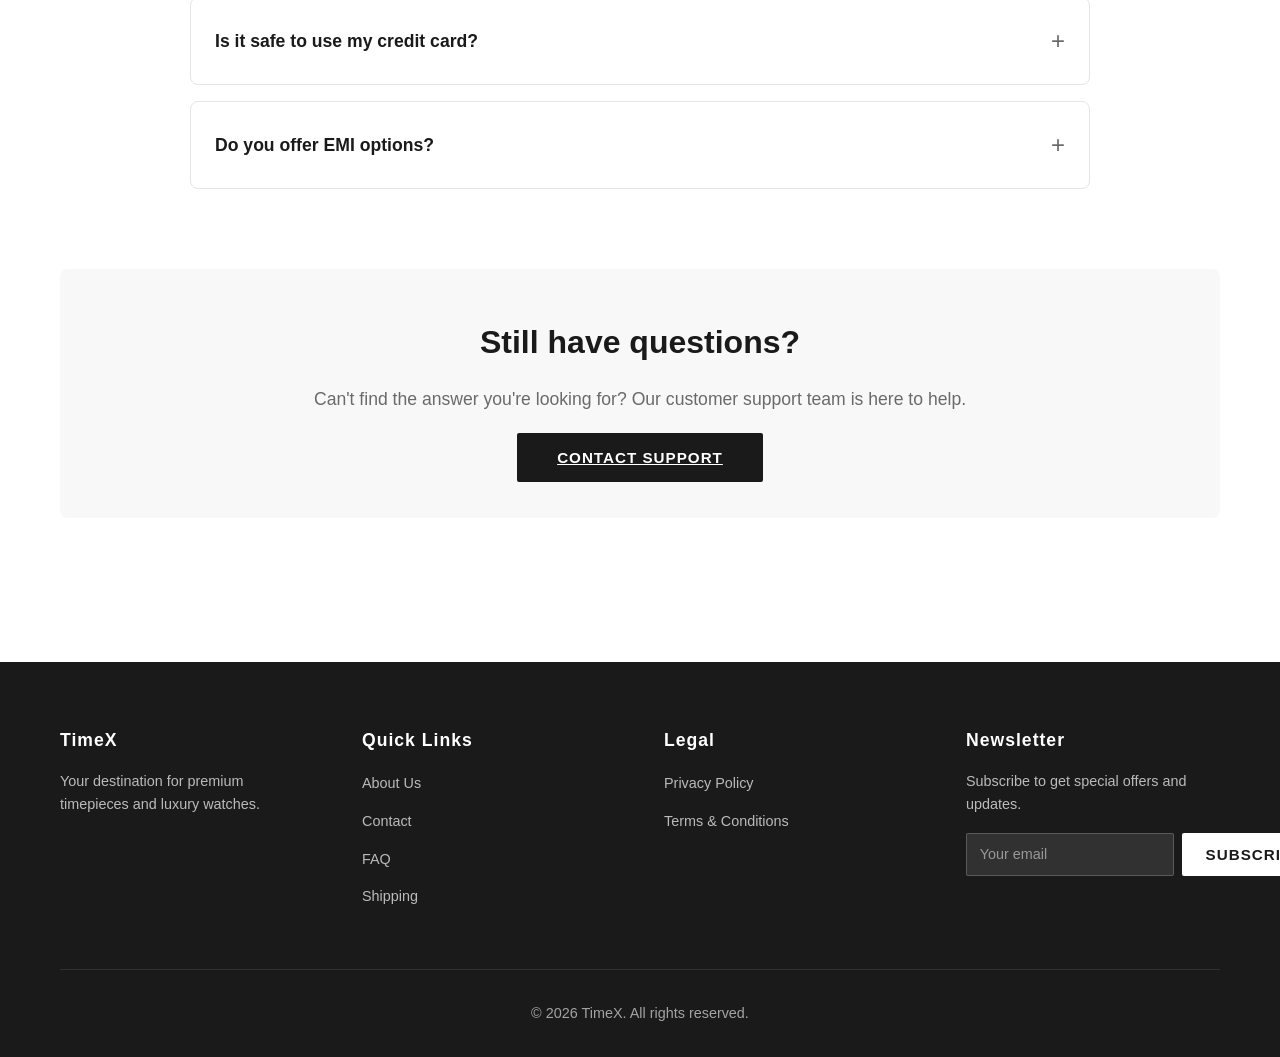
<file: pages/faq.html>
<!DOCTYPE html>
<html lang="en">
<head>
    <meta charset="UTF-8">
    <meta name="viewport" content="width=device-width, initial-scale=1.0">
    <title>FAQ - TimeX</title>
    <link rel="stylesheet" href="../src/css/style.css">
    <link rel="stylesheet" href="../src/css/faq.css">
</head>
<body>
    <!-- Header -->
    <header class="header">
        <div class="header-top">
            <div class="container">
                <div class="header-top-wrapper">
                    <h1 class="logo"><a href="../index.html"><img src="../src/images/timex-logo.png" alt="TimeX" class="logo-img"></a></h1>
                    
                    <div class="search-container">
                        <button class="search-icon" aria-label="Search">
                            <svg width="20" height="20" viewBox="0 0 24 24" fill="none" stroke="currentColor" stroke-width="2">
                                <circle cx="11" cy="11" r="8"></circle>
                                <path d="m21 21-4.35-4.35"></path>
                            </svg>
                        </button>
                        <input type="text" class="search-input" placeholder="Search product, style, & more...">
                    </div>

                    <div class="header-actions">
                        <button class="icon-btn cart-btn" aria-label="Cart">
                            <svg width="24" height="24" viewBox="0 0 24 24" fill="none" stroke="currentColor" stroke-width="2">
                                <circle cx="9" cy="21" r="1"></circle>
                                <circle cx="20" cy="21" r="1"></circle>
                                <path d="M1 1h4l2.68 13.39a2 2 0 0 0 2 1.61h9.72a2 2 0 0 0 2-1.61L23 6H6"></path>
                            </svg>
                            <span class="cart-count">0</span>
                        </button>
                    </div>
                </div>
            </div>
        </div>
        
        <div class="header-nav">
            <div class="container">
                <nav class="main-nav">
                    <a href="../index.html" class="nav-link">Home</a>
                    <a href="men.html" class="nav-link">Men</a>
                    <a href="women.html" class="nav-link">Women</a>
                    <a href="about.html" class="nav-link">About</a>
                    <a href="contact.html" class="nav-link">Contact</a>
                    <a href="faq.html" class="nav-link active">FAQ</a>
                </nav>
            </div>
        </div>
    </header>

    <!-- FAQ Section -->
    <section class="faq-hero">
        <div class="container">
            <h1>Frequently Asked Questions</h1>
            <p>Find answers to common questions about TimeX watches and services</p>
        </div>
    </section>

    <section class="faq-content">
        <div class="container">
            <div class="faq-categories">
                <button class="faq-category-btn active" data-category="all">All Questions</button>
                <button class="faq-category-btn" data-category="orders">Orders & Shipping</button>
                <button class="faq-category-btn" data-category="products">Products</button>
                <button class="faq-category-btn" data-category="returns">Returns & Warranty</button>
                <button class="faq-category-btn" data-category="payment">Payment</button>
            </div>

            <div class="faq-list">
                <!-- Orders & Shipping -->
                <div class="faq-item" data-category="orders">
                    <div class="faq-question">
                        <h3>How long does shipping take?</h3>
                        <span class="faq-toggle">+</span>
                    </div>
                    <div class="faq-answer">
                        <p>Standard shipping typically takes 5-7 business days. Express shipping is available for 2-3 business days delivery. Orders are processed within 24 hours on business days.</p>
                    </div>
                </div>

                <div class="faq-item" data-category="orders">
                    <div class="faq-question">
                        <h3>Do you ship internationally?</h3>
                        <span class="faq-toggle">+</span>
                    </div>
                    <div class="faq-answer">
                        <p>Yes, we ship to most countries worldwide. International shipping times vary by destination, typically 10-15 business days. Additional customs fees may apply.</p>
                    </div>
                </div>

                <div class="faq-item" data-category="orders">
                    <div class="faq-question">
                        <h3>How can I track my order?</h3>
                        <span class="faq-toggle">+</span>
                    </div>
                    <div class="faq-answer">
                        <p>Once your order ships, you'll receive a tracking number via email. You can also track your order by clicking the "Track Order" button in the header or visiting your account dashboard.</p>
                    </div>
                </div>

                <!-- Products -->
                <div class="faq-item" data-category="products">
                    <div class="faq-question">
                        <h3>Are your watches authentic?</h3>
                        <span class="faq-toggle">+</span>
                    </div>
                    <div class="faq-answer">
                        <p>Absolutely! All TimeX watches are 100% authentic and come with manufacturer warranties. We source directly from authorized distributors and manufacturers.</p>
                    </div>
                </div>

                <div class="faq-item" data-category="products">
                    <div class="faq-question">
                        <h3>What is the warranty on watches?</h3>
                        <span class="faq-toggle">+</span>
                    </div>
                    <div class="faq-answer">
                        <p>All watches come with a 2-year manufacturer warranty covering defects in materials and workmanship. Luxury watches may have extended warranties. Physical damage and water damage are not covered.</p>
                    </div>
                </div>

                <div class="faq-item" data-category="products">
                    <div class="faq-question">
                        <h3>Are the watches water-resistant?</h3>
                        <span class="faq-toggle">+</span>
                    </div>
                    <div class="faq-answer">
                        <p>Water resistance varies by model. Each product page lists the specific water resistance rating. Most analog watches are splash-resistant, while sport watches offer deeper water resistance ratings.</p>
                    </div>
                </div>

                <!-- Returns & Warranty -->
                <div class="faq-item" data-category="returns">
                    <div class="faq-question">
                        <h3>What is your return policy?</h3>
                        <span class="faq-toggle">+</span>
                    </div>
                    <div class="faq-answer">
                        <p>We offer a 7-day return policy from the date of delivery. Products must be unworn, in original packaging with all tags attached. Return shipping is free for defective items.</p>
                    </div>
                </div>

                <div class="faq-item" data-category="returns">
                    <div class="faq-question">
                        <h3>How do I initiate a return?</h3>
                        <span class="faq-toggle">+</span>
                    </div>
                    <div class="faq-answer">
                        <p>Contact our customer service team or visit your account dashboard to initiate a return. You'll receive a return label and instructions. Refunds are processed within 5-7 business days after we receive the item.</p>
                    </div>
                </div>

                <div class="faq-item" data-category="returns">
                    <div class="faq-question">
                        <h3>Can I exchange a product?</h3>
                        <span class="faq-toggle">+</span>
                    </div>
                    <div class="faq-answer">
                        <p>Yes, exchanges are available within 7 days. Contact our support team to arrange an exchange. The process is similar to returns, and we'll ship your new item once we receive the original.</p>
                    </div>
                </div>

                <!-- Payment -->
                <div class="faq-item" data-category="payment">
                    <div class="faq-question">
                        <h3>What payment methods do you accept?</h3>
                        <span class="faq-toggle">+</span>
                    </div>
                    <div class="faq-answer">
                        <p>We accept all major credit/debit cards (Visa, MasterCard, American Express), UPI, net banking, and digital wallets. All transactions are secured with SSL encryption.</p>
                    </div>
                </div>

                <div class="faq-item" data-category="payment">
                    <div class="faq-question">
                        <h3>Is it safe to use my credit card?</h3>
                        <span class="faq-toggle">+</span>
                    </div>
                    <div class="faq-answer">
                        <p>Yes, absolutely. We use industry-standard SSL encryption to protect your payment information. We do not store your credit card details on our servers.</p>
                    </div>
                </div>

                <div class="faq-item" data-category="payment">
                    <div class="faq-question">
                        <h3>Do you offer EMI options?</h3>
                        <span class="faq-toggle">+</span>
                    </div>
                    <div class="faq-answer">
                        <p>Yes, EMI options are available on purchases above ₹5,000. You can choose 3, 6, 9, or 12-month EMI plans at checkout. EMI availability depends on your card issuer.</p>
                    </div>
                </div>
            </div>

            <div class="faq-contact">
                <h2>Still have questions?</h2>
                <p>Can't find the answer you're looking for? Our customer support team is here to help.</p>
                <a href="contact.html" class="btn btn-primary">Contact Support</a>
            </div>
        </div>
    </section>

    <!-- Footer -->
    <footer class="footer">
        <div class="container">
            <div class="footer-grid">
                <div class="footer-col">
                    <h4 class="footer-title">TimeX</h4>
                    <p class="footer-text">Your destination for premium timepieces and luxury watches.</p>
                </div>
                <div class="footer-col">
                    <h4 class="footer-title">Quick Links</h4>
                    <ul class="footer-links">
                        <li><a href="about.html">About Us</a></li>
                        <li><a href="contact.html">Contact</a></li>
                        <li><a href="faq.html">FAQ</a></li>
                        <li><a href="shipping.html">Shipping</a></li>
                    </ul>
                </div>
                <div class="footer-col">
                    <h4 class="footer-title">Legal</h4>
                    <ul class="footer-links">
                        <li><a href="privacy.html">Privacy Policy</a></li>
                        <li><a href="terms.html">Terms & Conditions</a></li>
                    </ul>
                </div>
                <div class="footer-col">
                    <h4 class="footer-title">Newsletter</h4>
                    <p class="footer-text">Subscribe to get special offers and updates.</p>
                    <form class="newsletter-form">
                        <input type="email" placeholder="Your email" class="newsletter-input">
                        <button type="submit" class="btn btn-secondary">Subscribe</button>
                    </form>
                </div>
            </div>
            <div class="footer-bottom">
                <p>&copy; 2026 TimeX. All rights reserved.</p>
            </div>
        </div>
    </footer>

    <script src="../src/js/script.js"></script>
    <script src="../src/js/faq.js"></script>
</body>
</html>
</file>
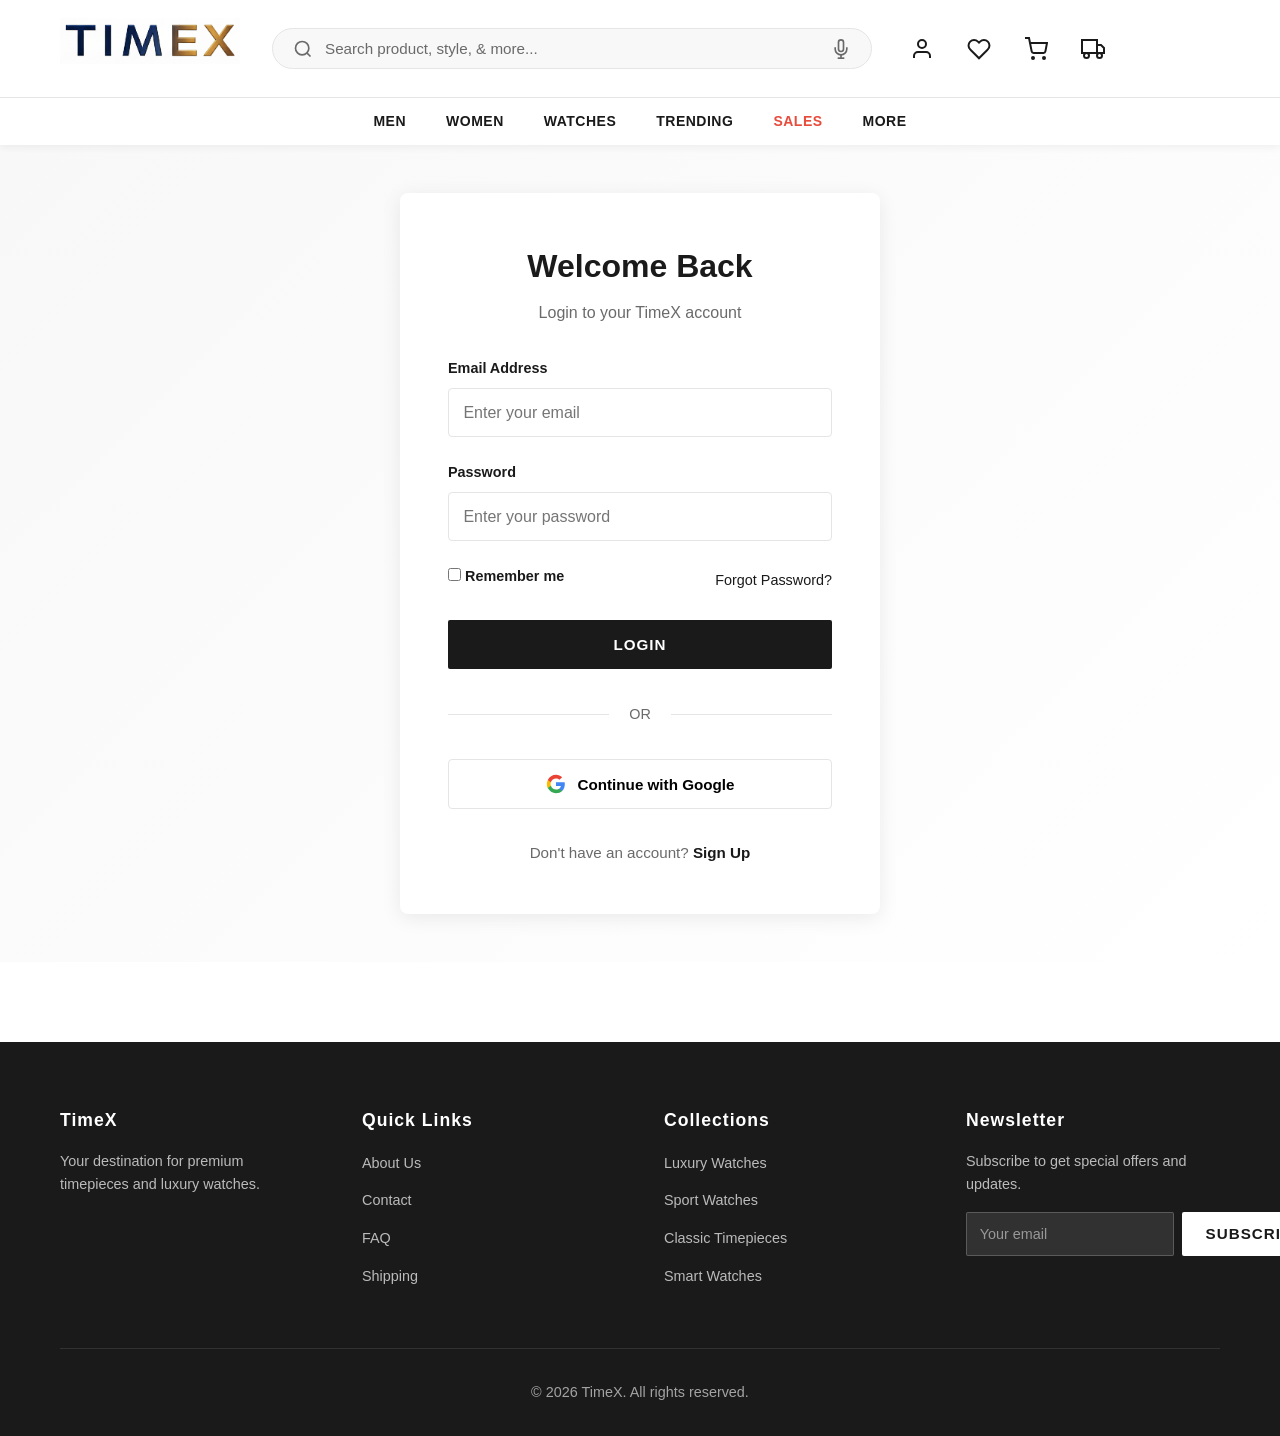
<file: pages/login.html>
<!DOCTYPE html>
<html lang="en">
<head>
    <meta charset="UTF-8">
    <meta name="viewport" content="width=device-width, initial-scale=1.0">
    <title>Login - TimeX</title>
    <link rel="stylesheet" href="../src/css/style.css">
    <link rel="stylesheet" href="../src/css/auth.css">
</head>
<body>
    <!-- Header -->
    <header class="header">
        <div class="header-top">
            <div class="container">
                <div class="header-top-wrapper">
                    <h1 class="logo"><a href="../index.html"><img src="../src/images/timex-logo.png" alt="TimeX" class="logo-img"></a></h1>
                    
                    <div class="search-container">
                        <button class="search-icon" aria-label="Search">
                            <svg width="20" height="20" viewBox="0 0 24 24" fill="none" stroke="currentColor" stroke-width="2">
                                <circle cx="11" cy="11" r="8"></circle>
                                <path d="m21 21-4.35-4.35"></path>
                            </svg>
                        </button>
                        <input type="text" class="search-input" placeholder="Search product, style, & more...">
                        <button class="voice-search" aria-label="Voice search">
                            <svg width="20" height="20" viewBox="0 0 24 24" fill="none" stroke="currentColor" stroke-width="2">
                                <path d="M12 1a3 3 0 0 0-3 3v8a3 3 0 0 0 6 0V4a3 3 0 0 0-3-3z"></path>
                                <path d="M19 10v2a7 7 0 0 1-14 0v-2"></path>
                                <line x1="12" y1="19" x2="12" y2="23"></line>
                                <line x1="8" y1="23" x2="16" y2="23"></line>
                            </svg>
                        </button>
                    </div>

                    <div class="header-actions">
                        <button class="icon-btn" aria-label="Account">
                            <svg width="24" height="24" viewBox="0 0 24 24" fill="none" stroke="currentColor" stroke-width="2">
                                <path d="M20 21v-2a4 4 0 0 0-4-4H8a4 4 0 0 0-4 4v2"></path>
                                <circle cx="12" cy="7" r="4"></circle>
                            </svg>
                        </button>
                        <button class="icon-btn" aria-label="Wishlist">
                            <svg width="24" height="24" viewBox="0 0 24 24" fill="none" stroke="currentColor" stroke-width="2">
                                <path d="M20.84 4.61a5.5 5.5 0 0 0-7.78 0L12 5.67l-1.06-1.06a5.5 5.5 0 0 0-7.78 7.78l1.06 1.06L12 21.23l7.78-7.78 1.06-1.06a5.5 5.5 0 0 0 0-7.78z"></path>
                            </svg>
                        </button>
                        <button class="icon-btn cart-btn" aria-label="Cart">
                            <svg width="24" height="24" viewBox="0 0 24 24" fill="none" stroke="currentColor" stroke-width="2">
                                <circle cx="9" cy="21" r="1"></circle>
                                <circle cx="20" cy="21" r="1"></circle>
                                <path d="M1 1h4l2.68 13.39a2 2 0 0 0 2 1.61h9.72a2 2 0 0 0 2-1.61L23 6H6"></path>
                            </svg>
                            <span class="cart-count">0</span>
                        </button>
                        <button class="icon-btn" aria-label="Track Order">
                            <svg width="24" height="24" viewBox="0 0 24 24" fill="none" stroke="currentColor" stroke-width="2">
                                <rect x="1" y="3" width="15" height="13"></rect>
                                <polygon points="16 8 20 8 23 11 23 16 16 16 16 8"></polygon>
                                <circle cx="5.5" cy="18.5" r="2.5"></circle>
                                <circle cx="18.5" cy="18.5" r="2.5"></circle>
                            </svg>
                        </button>
                    </div>
                    
                    <button class="mobile-menu-btn" aria-label="Menu">
                        <span></span>
                        <span></span>
                        <span></span>
                    </button>
                </div>
            </div>
        </div>
        
        <div class="header-nav">
            <div class="container">
                <nav class="main-nav">
                    <a href="men.html" class="nav-link">MEN</a>
                    <a href="women.html" class="nav-link">WOMEN</a>
                    <a href="../index.html#products" class="nav-link">WATCHES</a>
                    <a href="../index.html#products" class="nav-link">TRENDING</a>
                    <a href="../index.html#products" class="nav-link sale-link">SALES</a>
                    <a href="#" class="nav-link">MORE</a>
                </nav>
            </div>
        </div>
    </header>

    <!-- Login Section -->
    <section class="auth-section">
        <div class="auth-container">
            <div class="auth-box">
                <h2 class="auth-title">Welcome Back</h2>
                <p class="auth-subtitle">Login to your TimeX account</p>
                
                <form class="auth-form" id="loginForm">
                    <div class="form-group">
                        <label for="email">Email Address</label>
                        <input type="email" id="email" name="email" required placeholder="Enter your email">
                    </div>
                    
                    <div class="form-group">
                        <label for="password">Password</label>
                        <input type="password" id="password" name="password" required placeholder="Enter your password">
                    </div>
                    
                    <div class="form-options">
                        <label class="checkbox-label">
                            <input type="checkbox" name="remember">
                            <span>Remember me</span>
                        </label>
                        <a href="#" class="forgot-link">Forgot Password?</a>
                    </div>
                    
                    <button type="submit" class="btn btn-primary btn-block">Login</button>
                </form>
                
                <div class="auth-divider">
                    <span>OR</span>
                </div>
                
                <div class="social-login">
                    <button class="social-btn google-btn">
                        <svg width="20" height="20" viewBox="0 0 24 24">
                            <path fill="#4285F4" d="M22.56 12.25c0-.78-.07-1.53-.2-2.25H12v4.26h5.92c-.26 1.37-1.04 2.53-2.21 3.31v2.77h3.57c2.08-1.92 3.28-4.74 3.28-8.09z"/>
                            <path fill="#34A853" d="M12 23c2.97 0 5.46-.98 7.28-2.66l-3.57-2.77c-.98.66-2.23 1.06-3.71 1.06-2.86 0-5.29-1.93-6.16-4.53H2.18v2.84C3.99 20.53 7.7 23 12 23z"/>
                            <path fill="#FBBC05" d="M5.84 14.09c-.22-.66-.35-1.36-.35-2.09s.13-1.43.35-2.09V7.07H2.18C1.43 8.55 1 10.22 1 12s.43 3.45 1.18 4.93l2.85-2.22.81-.62z"/>
                            <path fill="#EA4335" d="M12 5.38c1.62 0 3.06.56 4.21 1.64l3.15-3.15C17.45 2.09 14.97 1 12 1 7.7 1 3.99 3.47 2.18 7.07l3.66 2.84c.87-2.6 3.3-4.53 6.16-4.53z"/>
                        </svg>
                        Continue with Google
                    </button>
                </div>
                
                <p class="auth-footer">
                    Don't have an account? <a href="signup.html">Sign Up</a>
                </p>
            </div>
        </div>
    </section>

    <!-- Footer -->
    <footer class="footer">
        <div class="container">
            <div class="footer-grid">
                <div class="footer-col">
                    <h4 class="footer-title">TimeX</h4>
                    <p class="footer-text">Your destination for premium timepieces and luxury watches.</p>
                </div>
                <div class="footer-col">
                    <h4 class="footer-title">Quick Links</h4>
                    <ul class="footer-links">
                        <li><a href="about.html">About Us</a></li>
                        <li><a href="contact.html">Contact</a></li>
                        <li><a href="#">FAQ</a></li>
                        <li><a href="#">Shipping</a></li>
                    </ul>
                </div>
                <div class="footer-col">
                    <h4 class="footer-title">Collections</h4>
                    <ul class="footer-links">
                        <li><a href="../index.html#products">Luxury Watches</a></li>
                        <li><a href="../index.html#products">Sport Watches</a></li>
                        <li><a href="../index.html#products">Classic Timepieces</a></li>
                        <li><a href="../index.html#products">Smart Watches</a></li>
                    </ul>
                </div>
                <div class="footer-col">
                    <h4 class="footer-title">Newsletter</h4>
                    <p class="footer-text">Subscribe to get special offers and updates.</p>
                    <form class="newsletter-form">
                        <input type="email" placeholder="Your email" class="newsletter-input">
                        <button type="submit" class="btn btn-secondary">Subscribe</button>
                    </form>
                </div>
            </div>
            <div class="footer-bottom">
                <p>&copy; 2026 TimeX. All rights reserved.</p>
            </div>
        </div>
    </footer>

    <script src="../src/js/script.js"></script>
    <script src="../src/js/auth.js"></script>
</body>
</html>
</file>
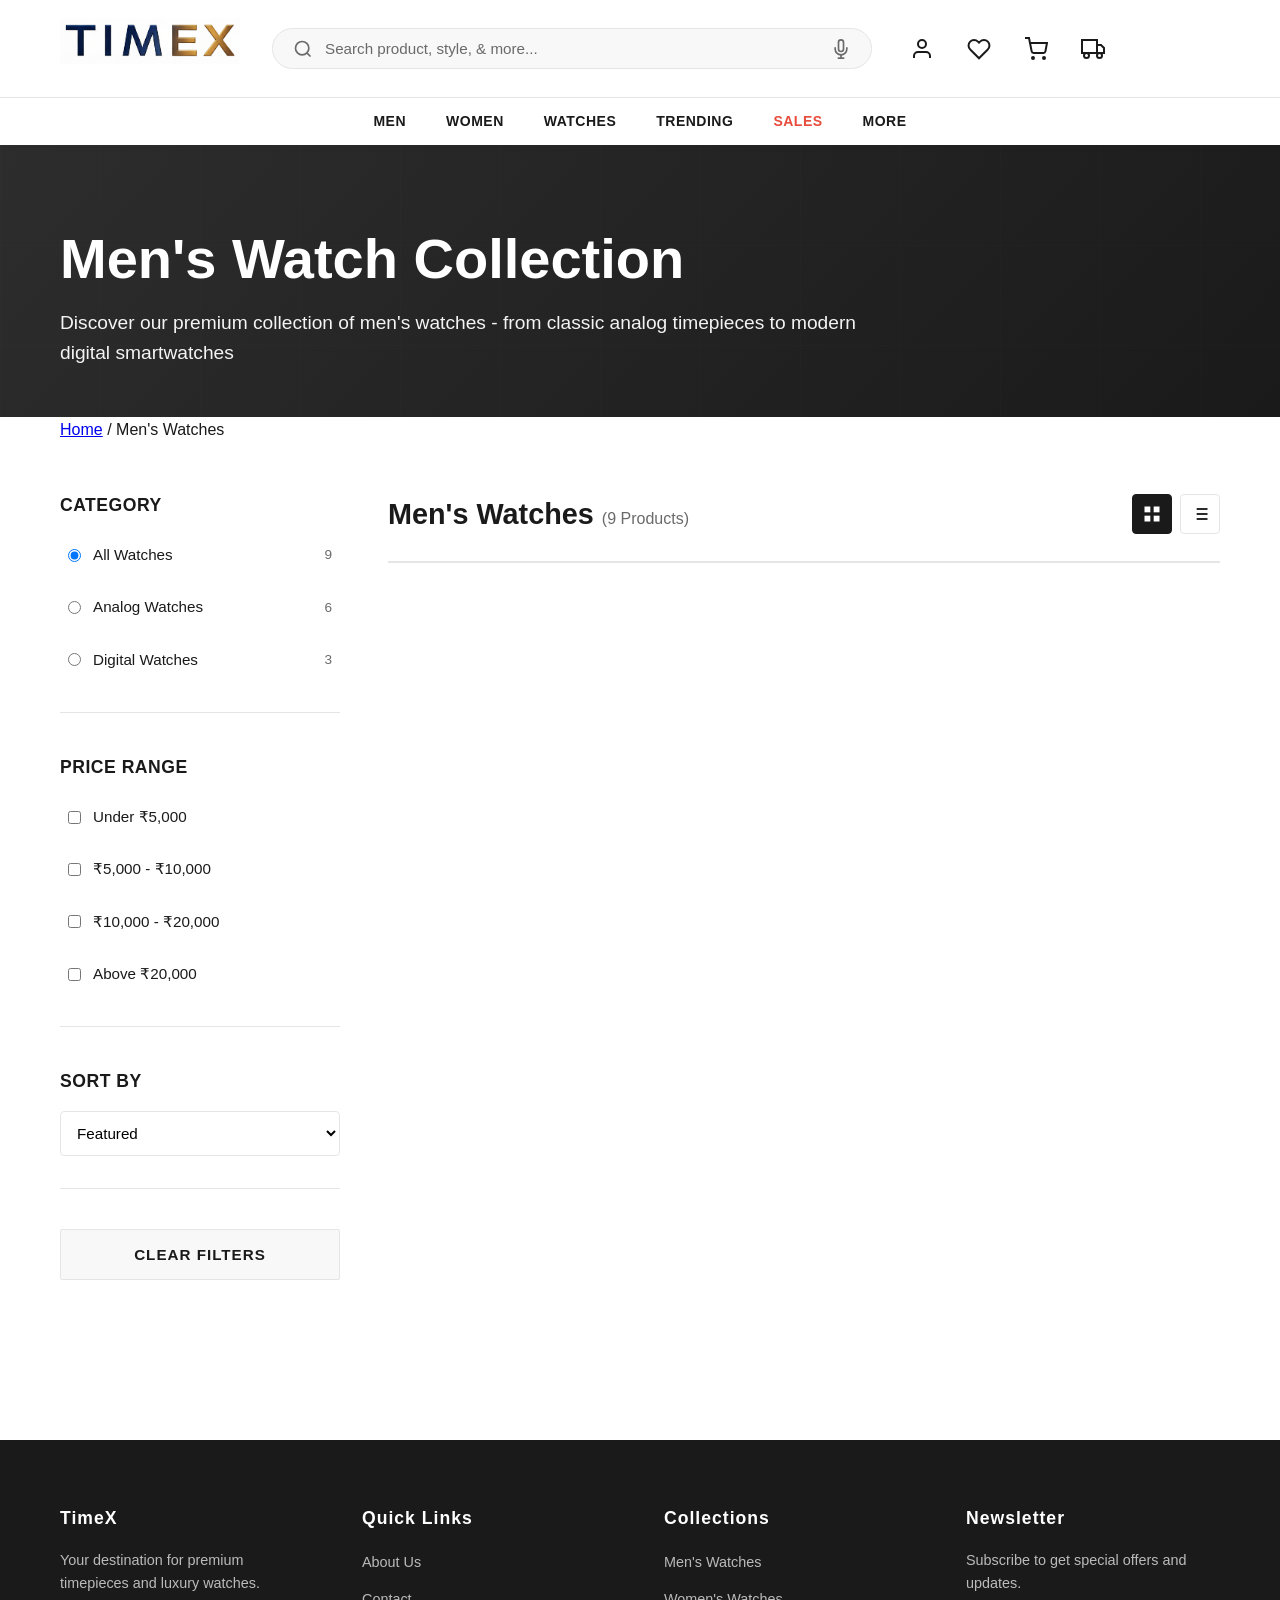
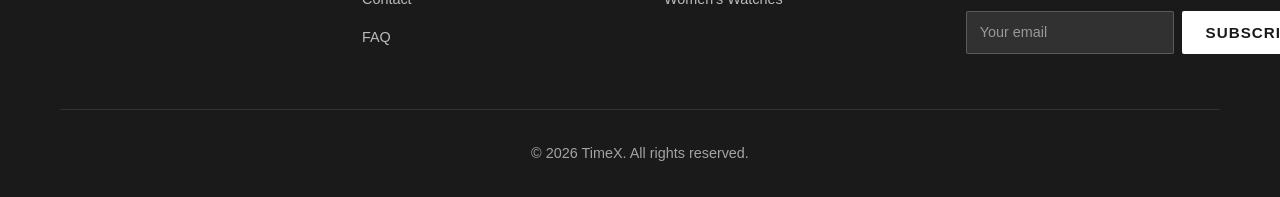
<file: pages/men.html>
<!DOCTYPE html>
<html lang="en">
<head>
    <meta charset="UTF-8">
    <meta name="viewport" content="width=device-width, initial-scale=1.0">
    <title>Men's Watches - TimeX</title>
    <link rel="stylesheet" href="../src/css/style.css">
    <link rel="stylesheet" href="../src/css/category.css">
</head>
<body>
    <!-- Header -->
    <header class="header">
        <div class="header-top">
            <div class="container">
                <div class="header-top-wrapper">
                    <h1 class="logo"><a href="../index.html"><img src="../src/images/timex-logo.png" alt="TimeX" class="logo-img"></a></h1>
                    
                    <div class="search-container">
                        <button class="search-icon" aria-label="Search">
                            <svg width="20" height="20" viewBox="0 0 24 24" fill="none" stroke="currentColor" stroke-width="2">
                                <circle cx="11" cy="11" r="8"></circle>
                                <path d="m21 21-4.35-4.35"></path>
                            </svg>
                        </button>
                        <input type="text" class="search-input" placeholder="Search product, style, & more...">
                        <button class="voice-search" aria-label="Voice search">
                            <svg width="20" height="20" viewBox="0 0 24 24" fill="none" stroke="currentColor" stroke-width="2">
                                <path d="M12 1a3 3 0 0 0-3 3v8a3 3 0 0 0 6 0V4a3 3 0 0 0-3-3z"></path>
                                <path d="M19 10v2a7 7 0 0 1-14 0v-2"></path>
                                <line x1="12" y1="19" x2="12" y2="23"></line>
                                <line x1="8" y1="23" x2="16" y2="23"></line>
                            </svg>
                        </button>
                    </div>

                    <div class="header-actions">
                        <button class="icon-btn" aria-label="Account">
                            <svg width="24" height="24" viewBox="0 0 24 24" fill="none" stroke="currentColor" stroke-width="2">
                                <path d="M20 21v-2a4 4 0 0 0-4-4H8a4 4 0 0 0-4 4v2"></path>
                                <circle cx="12" cy="7" r="4"></circle>
                            </svg>
                        </button>
                        <button class="icon-btn" aria-label="Wishlist">
                            <svg width="24" height="24" viewBox="0 0 24 24" fill="none" stroke="currentColor" stroke-width="2">
                                <path d="M20.84 4.61a5.5 5.5 0 0 0-7.78 0L12 5.67l-1.06-1.06a5.5 5.5 0 0 0-7.78 7.78l1.06 1.06L12 21.23l7.78-7.78 1.06-1.06a5.5 5.5 0 0 0 0-7.78z"></path>
                            </svg>
                        </button>
                        <button class="icon-btn cart-btn" aria-label="Cart">
                            <svg width="24" height="24" viewBox="0 0 24 24" fill="none" stroke="currentColor" stroke-width="2">
                                <circle cx="9" cy="21" r="1"></circle>
                                <circle cx="20" cy="21" r="1"></circle>
                                <path d="M1 1h4l2.68 13.39a2 2 0 0 0 2 1.61h9.72a2 2 0 0 0 2-1.61L23 6H6"></path>
                            </svg>
                            <span class="cart-count">0</span>
                        </button>
                        <button class="icon-btn" aria-label="Track Order">
                            <svg width="24" height="24" viewBox="0 0 24 24" fill="none" stroke="currentColor" stroke-width="2">
                                <rect x="1" y="3" width="15" height="13"></rect>
                                <polygon points="16 8 20 8 23 11 23 16 16 16 16 8"></polygon>
                                <circle cx="5.5" cy="18.5" r="2.5"></circle>
                                <circle cx="18.5" cy="18.5" r="2.5"></circle>
                            </svg>
                        </button>
                    </div>
                    
                    <button class="mobile-menu-btn" aria-label="Menu">
                        <span></span>
                        <span></span>
                        <span></span>
                    </button>
                </div>
            </div>
        </div>
        
        <div class="header-nav">
            <div class="container">
                <nav class="main-nav">
                    <a href="men.html" class="nav-link active">MEN</a>
                    <a href="women.html" class="nav-link">WOMEN</a>
                    <a href="../index.html#products" class="nav-link">WATCHES</a>
                    <a href="../index.html#products" class="nav-link">TRENDING</a>
                    <a href="../index.html#products" class="nav-link sale-link">SALES</a>
                    <a href="#" class="nav-link">MORE</a>
                </nav>
            </div>
        </div>
    </header>

    <!-- Category Hero -->
    <section class="category-hero">
        <div class="container">
            <div class="category-hero-content">
                <h1>Men's Watch Collection</h1>
                <p>Discover our premium collection of men's watches - from classic analog timepieces to modern digital smartwatches</p>
            </div>
        </div>
    </section>

    <!-- Breadcrumb -->
    <div class="breadcrumb">
        <div class="container">
            <a href="../index.html">Home</a>
            <span>/</span>
            <span>Men's Watches</span>
        </div>
    </div>

    <!-- Category Filters & Products -->
    <section class="category-section">
        <div class="container">
            <div class="category-layout">
                <!-- Sidebar Filters -->
                <aside class="category-sidebar">
                    <div class="filter-group">
                        <h3>Category</h3>
                        <div class="filter-options">
                            <label class="filter-option">
                                <input type="radio" name="subcategory" value="all" checked>
                                <span>All Watches</span>
                                <span class="count" id="countAll">9</span>
                            </label>
                            <label class="filter-option">
                                <input type="radio" name="subcategory" value="analog">
                                <span>Analog Watches</span>
                                <span class="count" id="countAnalog">6</span>
                            </label>
                            <label class="filter-option">
                                <input type="radio" name="subcategory" value="digital">
                                <span>Digital Watches</span>
                                <span class="count" id="countDigital">3</span>
                            </label>
                        </div>
                    </div>

                    <div class="filter-group">
                        <h3>Price Range</h3>
                        <div class="filter-options">
                            <label class="filter-option">
                                <input type="checkbox" name="price" value="0-5000">
                                <span>Under ₹5,000</span>
                            </label>
                            <label class="filter-option">
                                <input type="checkbox" name="price" value="5000-10000">
                                <span>₹5,000 - ₹10,000</span>
                            </label>
                            <label class="filter-option">
                                <input type="checkbox" name="price" value="10000-20000">
                                <span>₹10,000 - ₹20,000</span>
                            </label>
                            <label class="filter-option">
                                <input type="checkbox" name="price" value="20000-50000">
                                <span>Above ₹20,000</span>
                            </label>
                        </div>
                    </div>

                    <div class="filter-group">
                        <h3>Sort By</h3>
                        <select class="sort-select" id="sortSelect">
                            <option value="featured">Featured</option>
                            <option value="price-low">Price: Low to High</option>
                            <option value="price-high">Price: High to Low</option>
                            <option value="name">Name: A to Z</option>
                        </select>
                    </div>

                    <button class="btn btn-secondary btn-block" onclick="clearFilters()">Clear Filters</button>
                </aside>

                <!-- Products Grid -->
                <div class="category-content">
                    <div class="category-header">
                        <h2>Men's Watches <span id="productCount">(9 Products)</span></h2>
                        <div class="view-toggle">
                            <button class="view-btn active" data-view="grid">
                                <svg width="20" height="20" viewBox="0 0 24 24" fill="currentColor">
                                    <rect x="3" y="3" width="7" height="7"></rect>
                                    <rect x="14" y="3" width="7" height="7"></rect>
                                    <rect x="3" y="14" width="7" height="7"></rect>
                                    <rect x="14" y="14" width="7" height="7"></rect>
                                </svg>
                            </button>
                            <button class="view-btn" data-view="list">
                                <svg width="20" height="20" viewBox="0 0 24 24" fill="none" stroke="currentColor" stroke-width="2">
                                    <line x1="8" y1="6" x2="21" y2="6"></line>
                                    <line x1="8" y1="12" x2="21" y2="12"></line>
                                    <line x1="8" y1="18" x2="21" y2="18"></line>
                                    <line x1="3" y1="6" x2="3.01" y2="6"></line>
                                    <line x1="3" y1="12" x2="3.01" y2="12"></line>
                                    <line x1="3" y1="18" x2="3.01" y2="18"></line>
                                </svg>
                            </button>
                        </div>
                    </div>

                    <div class="products-grid" id="categoryProducts">
                        <!-- Products will be loaded here dynamically -->
                    </div>
                </div>
            </div>
        </div>
    </section>

    <!-- Cart Sidebar -->
    <div class="cart-sidebar" id="cartSidebar">
        <div class="cart-header">
            <h3>Shopping Cart</h3>
            <button class="close-cart" aria-label="Close cart">
                <svg width="24" height="24" viewBox="0 0 24 24" fill="none" stroke="currentColor" stroke-width="2">
                    <line x1="18" y1="6" x2="6" y2="18"></line>
                    <line x1="6" y1="6" x2="18" y2="18"></line>
                </svg>
            </button>
        </div>
        <div class="cart-items" id="cartItems">
            <p class="empty-cart">Your cart is empty</p>
        </div>
        <div class="cart-footer">
            <div class="cart-total">
                <span>Total:</span>
                <span class="total-price">₹0.00</span>
            </div>
            <button class="btn btn-primary btn-block">Checkout</button>
        </div>
    </div>
    <div class="cart-overlay" id="cartOverlay"></div>

    <!-- Footer -->
    <footer class="footer">
        <div class="container">
            <div class="footer-grid">
                <div class="footer-col">
                    <h4 class="footer-title">TimeX</h4>
                    <p class="footer-text">Your destination for premium timepieces and luxury watches.</p>
                </div>
                <div class="footer-col">
                    <h4 class="footer-title">Quick Links</h4>
                    <ul class="footer-links">
                        <li><a href="about.html">About Us</a></li>
                        <li><a href="contact.html">Contact</a></li>
                        <li><a href="faq.html">FAQ</a></li>
                    </ul>
                </div>
                <div class="footer-col">
                    <h4 class="footer-title">Collections</h4>
                    <ul class="footer-links">
                        <li><a href="men.html">Men's Watches</a></li>
                        <li><a href="women.html">Women's Watches</a></li>
                    </ul>
                </div>
                <div class="footer-col">
                    <h4 class="footer-title">Newsletter</h4>
                    <p class="footer-text">Subscribe to get special offers and updates.</p>
                    <form class="newsletter-form">
                        <input type="email" placeholder="Your email" class="newsletter-input">
                        <button type="submit" class="btn btn-secondary">Subscribe</button>
                    </form>
                </div>
            </div>
            <div class="footer-bottom">
                <p>&copy; 2026 TimeX. All rights reserved.</p>
            </div>
        </div>
    </footer>

    <script src="../src/js/script.js"></script>
    <script src="../src/js/category.js"></script>
    <script>
        // Set category for this page
        window.currentCategory = 'men';
    </script>
</body>
</html>
</file>
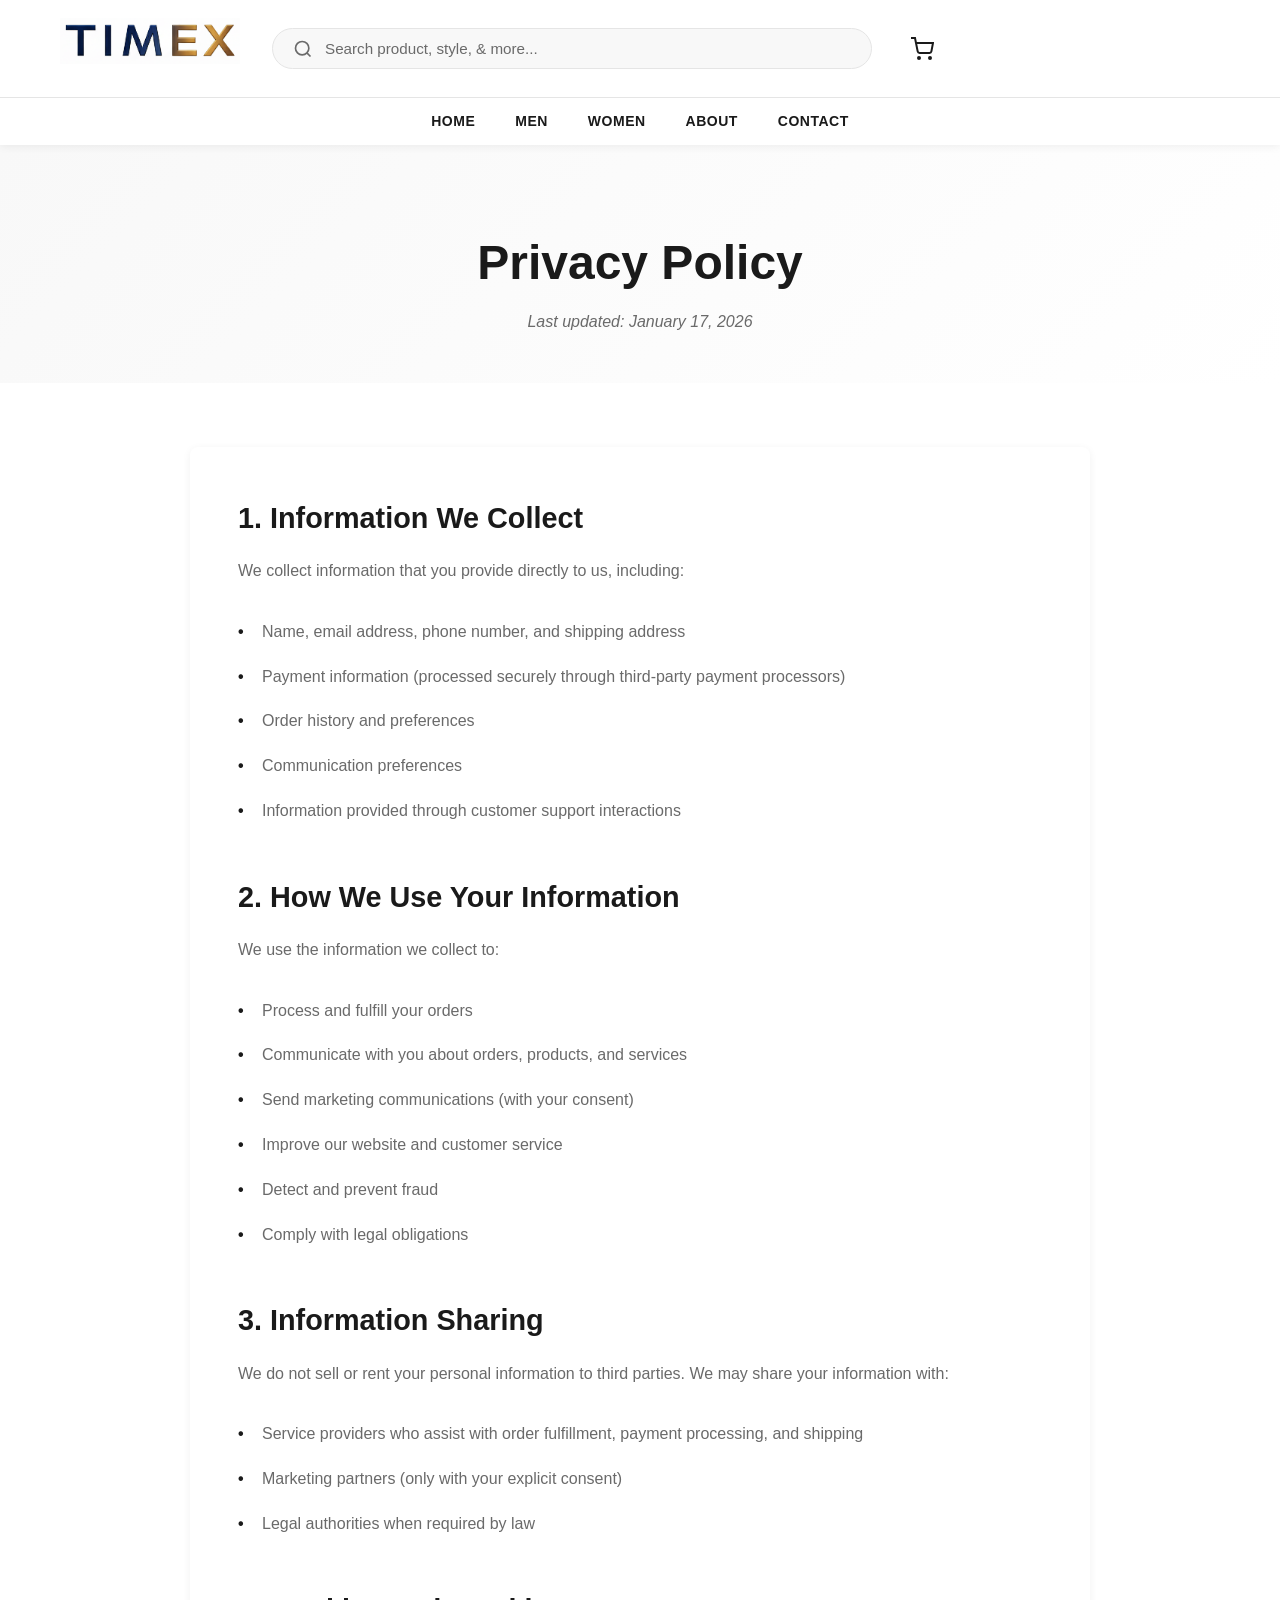
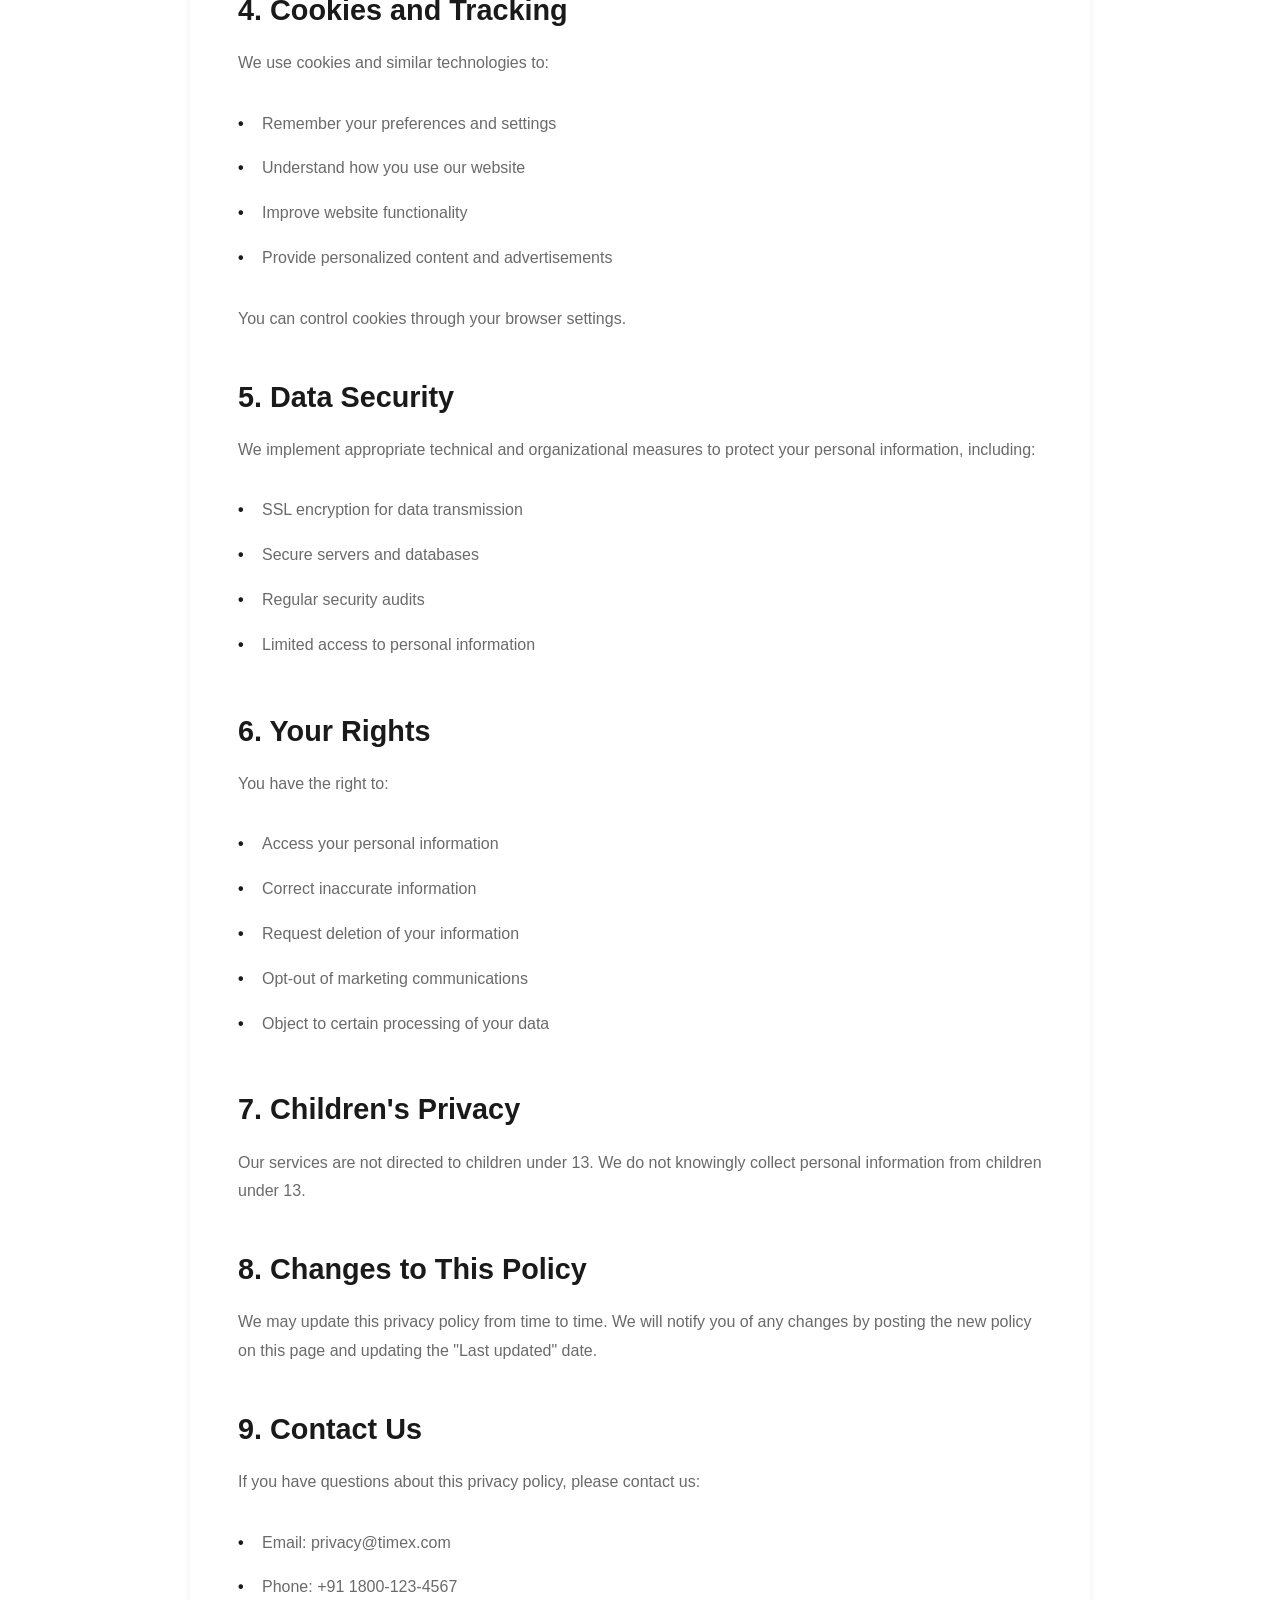
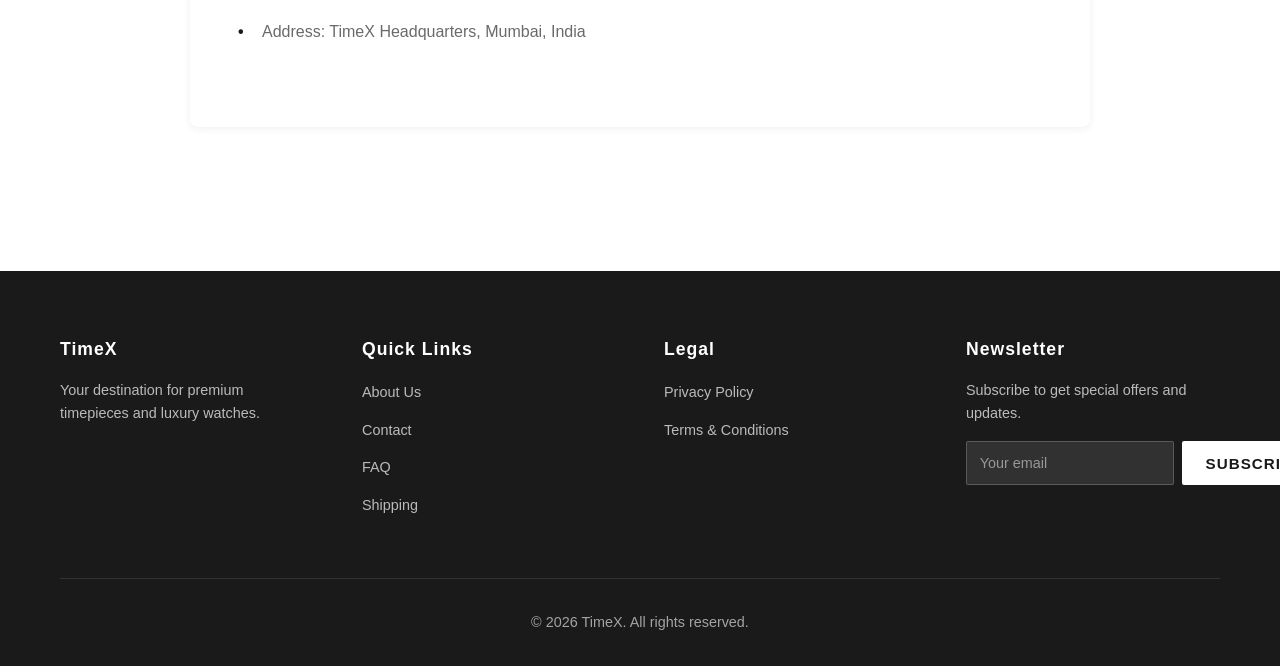
<file: pages/privacy.html>
<!DOCTYPE html>
<html lang="en">
<head>
    <meta charset="UTF-8">
    <meta name="viewport" content="width=device-width, initial-scale=1.0">
    <title>Privacy Policy - TimeX</title>
    <link rel="stylesheet" href="../src/css/style.css">
    <link rel="stylesheet" href="../src/css/legal.css">
</head>
<body>
    <!-- Header -->
    <header class="header">
        <div class="header-top">
            <div class="container">
                <div class="header-top-wrapper">
                    <h1 class="logo"><a href="../index.html"><img src="../src/images/timex-logo.png" alt="TimeX" class="logo-img"></a></h1>
                    
                    <div class="search-container">
                        <button class="search-icon" aria-label="Search">
                            <svg width="20" height="20" viewBox="0 0 24 24" fill="none" stroke="currentColor" stroke-width="2">
                                <circle cx="11" cy="11" r="8"></circle>
                                <path d="m21 21-4.35-4.35"></path>
                            </svg>
                        </button>
                        <input type="text" class="search-input" placeholder="Search product, style, & more...">
                    </div>

                    <div class="header-actions">
                        <button class="icon-btn cart-btn" aria-label="Cart">
                            <svg width="24" height="24" viewBox="0 0 24 24" fill="none" stroke="currentColor" stroke-width="2">
                                <circle cx="9" cy="21" r="1"></circle>
                                <circle cx="20" cy="21" r="1"></circle>
                                <path d="M1 1h4l2.68 13.39a2 2 0 0 0 2 1.61h9.72a2 2 0 0 0 2-1.61L23 6H6"></path>
                            </svg>
                            <span class="cart-count">0</span>
                        </button>
                    </div>
                </div>
            </div>
        </div>
        
        <div class="header-nav">
            <div class="container">
                <nav class="main-nav">
                    <a href="../index.html" class="nav-link">Home</a>
                    <a href="men.html" class="nav-link">Men</a>
                    <a href="women.html" class="nav-link">Women</a>
                    <a href="about.html" class="nav-link">About</a>
                    <a href="contact.html" class="nav-link">Contact</a>
                </nav>
            </div>
        </div>
    </header>

    <!-- Legal Content -->
    <section class="legal-hero">
        <div class="container">
            <h1>Privacy Policy</h1>
            <p>Last updated: January 17, 2026</p>
        </div>
    </section>

    <section class="legal-content">
        <div class="container">
            <div class="legal-text">
                <h2>1. Information We Collect</h2>
                <p>We collect information that you provide directly to us, including:</p>
                <ul>
                    <li>Name, email address, phone number, and shipping address</li>
                    <li>Payment information (processed securely through third-party payment processors)</li>
                    <li>Order history and preferences</li>
                    <li>Communication preferences</li>
                    <li>Information provided through customer support interactions</li>
                </ul>

                <h2>2. How We Use Your Information</h2>
                <p>We use the information we collect to:</p>
                <ul>
                    <li>Process and fulfill your orders</li>
                    <li>Communicate with you about orders, products, and services</li>
                    <li>Send marketing communications (with your consent)</li>
                    <li>Improve our website and customer service</li>
                    <li>Detect and prevent fraud</li>
                    <li>Comply with legal obligations</li>
                </ul>

                <h2>3. Information Sharing</h2>
                <p>We do not sell or rent your personal information to third parties. We may share your information with:</p>
                <ul>
                    <li>Service providers who assist with order fulfillment, payment processing, and shipping</li>
                    <li>Marketing partners (only with your explicit consent)</li>
                    <li>Legal authorities when required by law</li>
                </ul>

                <h2>4. Cookies and Tracking</h2>
                <p>We use cookies and similar technologies to:</p>
                <ul>
                    <li>Remember your preferences and settings</li>
                    <li>Understand how you use our website</li>
                    <li>Improve website functionality</li>
                    <li>Provide personalized content and advertisements</li>
                </ul>
                <p>You can control cookies through your browser settings.</p>

                <h2>5. Data Security</h2>
                <p>We implement appropriate technical and organizational measures to protect your personal information, including:</p>
                <ul>
                    <li>SSL encryption for data transmission</li>
                    <li>Secure servers and databases</li>
                    <li>Regular security audits</li>
                    <li>Limited access to personal information</li>
                </ul>

                <h2>6. Your Rights</h2>
                <p>You have the right to:</p>
                <ul>
                    <li>Access your personal information</li>
                    <li>Correct inaccurate information</li>
                    <li>Request deletion of your information</li>
                    <li>Opt-out of marketing communications</li>
                    <li>Object to certain processing of your data</li>
                </ul>

                <h2>7. Children's Privacy</h2>
                <p>Our services are not directed to children under 13. We do not knowingly collect personal information from children under 13.</p>

                <h2>8. Changes to This Policy</h2>
                <p>We may update this privacy policy from time to time. We will notify you of any changes by posting the new policy on this page and updating the "Last updated" date.</p>

                <h2>9. Contact Us</h2>
                <p>If you have questions about this privacy policy, please contact us:</p>
                <ul>
                    <li>Email: privacy@timex.com</li>
                    <li>Phone: +91 1800-123-4567</li>
                    <li>Address: TimeX Headquarters, Mumbai, India</li>
                </ul>
            </div>
        </div>
    </section>

    <!-- Footer -->
    <footer class="footer">
        <div class="container">
            <div class="footer-grid">
                <div class="footer-col">
                    <h4 class="footer-title">TimeX</h4>
                    <p class="footer-text">Your destination for premium timepieces and luxury watches.</p>
                </div>
                <div class="footer-col">
                    <h4 class="footer-title">Quick Links</h4>
                    <ul class="footer-links">
                        <li><a href="about.html">About Us</a></li>
                        <li><a href="contact.html">Contact</a></li>
                        <li><a href="faq.html">FAQ</a></li>
                        <li><a href="shipping.html">Shipping</a></li>
                    </ul>
                </div>
                <div class="footer-col">
                    <h4 class="footer-title">Legal</h4>
                    <ul class="footer-links">
                        <li><a href="privacy.html">Privacy Policy</a></li>
                        <li><a href="terms.html">Terms & Conditions</a></li>
                    </ul>
                </div>
                <div class="footer-col">
                    <h4 class="footer-title">Newsletter</h4>
                    <p class="footer-text">Subscribe to get special offers and updates.</p>
                    <form class="newsletter-form">
                        <input type="email" placeholder="Your email" class="newsletter-input">
                        <button type="submit" class="btn btn-secondary">Subscribe</button>
                    </form>
                </div>
            </div>
            <div class="footer-bottom">
                <p>&copy; 2026 TimeX. All rights reserved.</p>
            </div>
        </div>
    </footer>

    <script src="../src/js/script.js"></script>
</body>
</html>
</file>
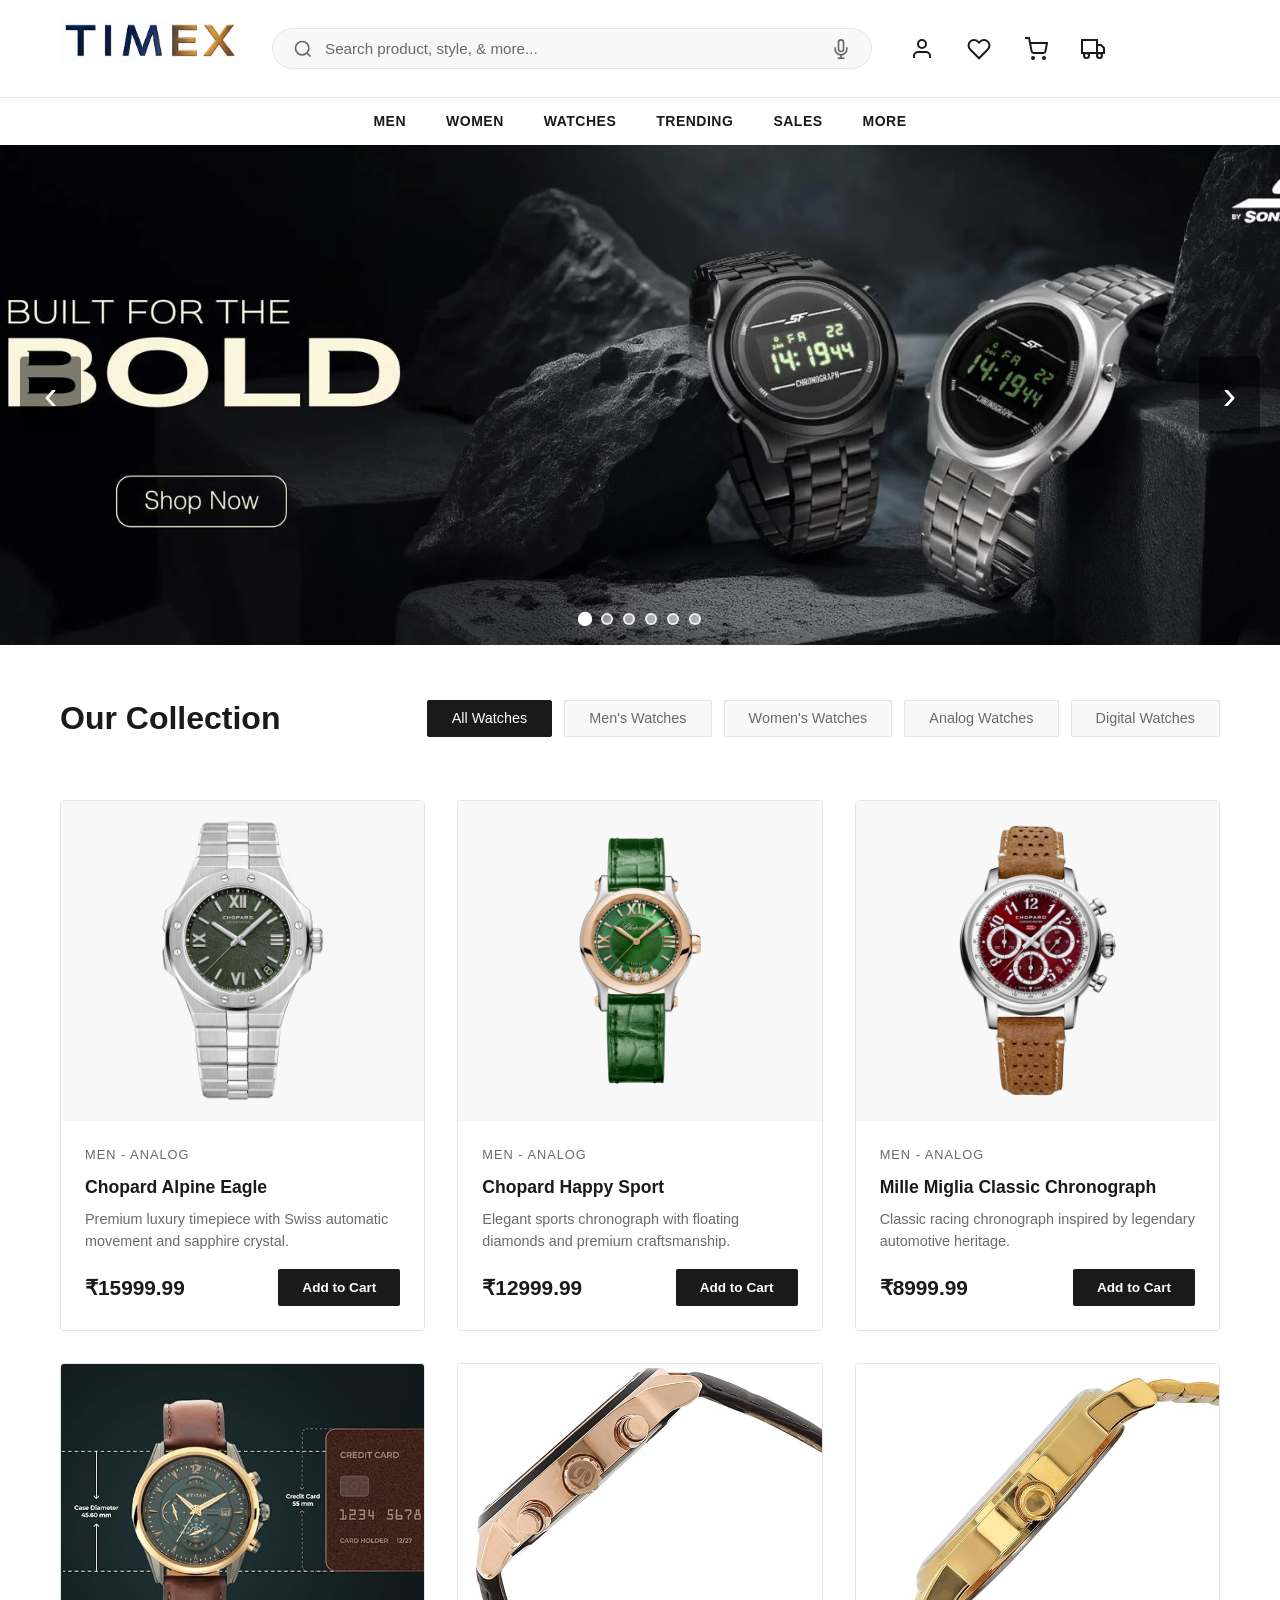
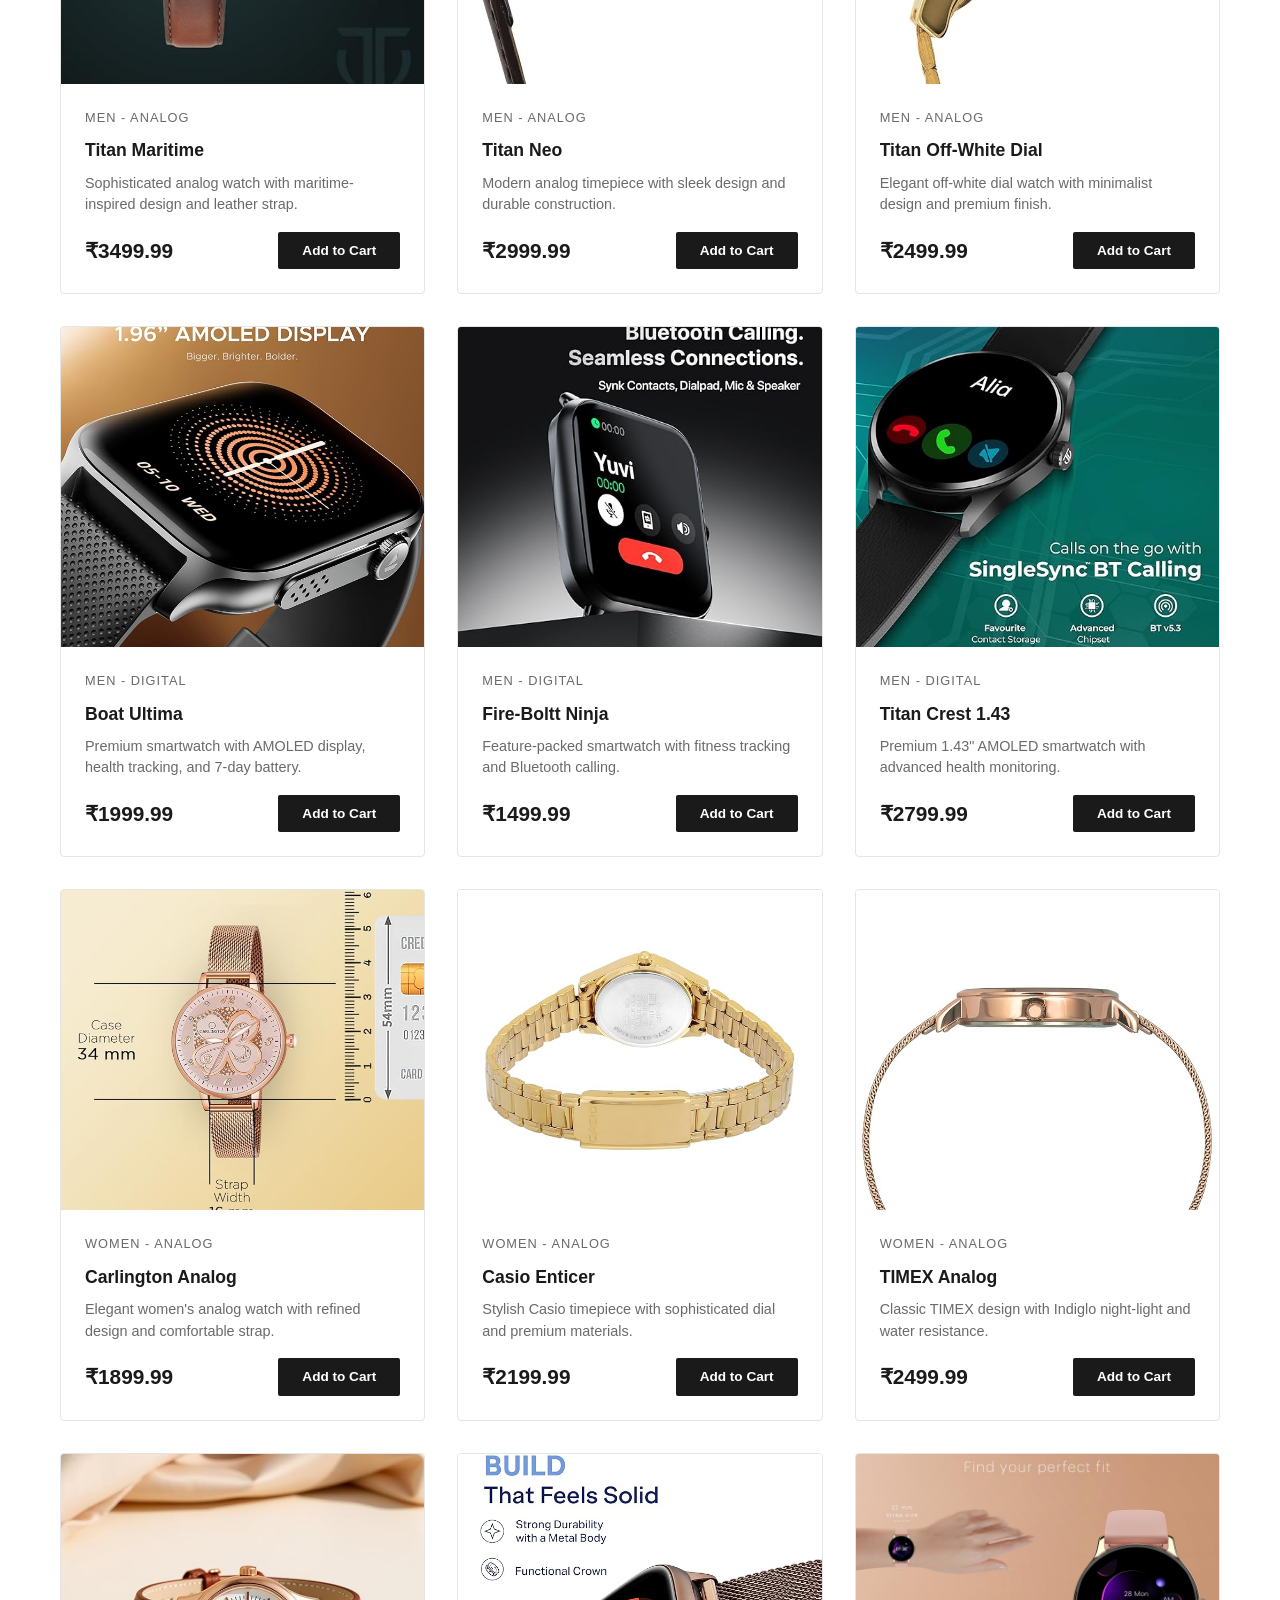
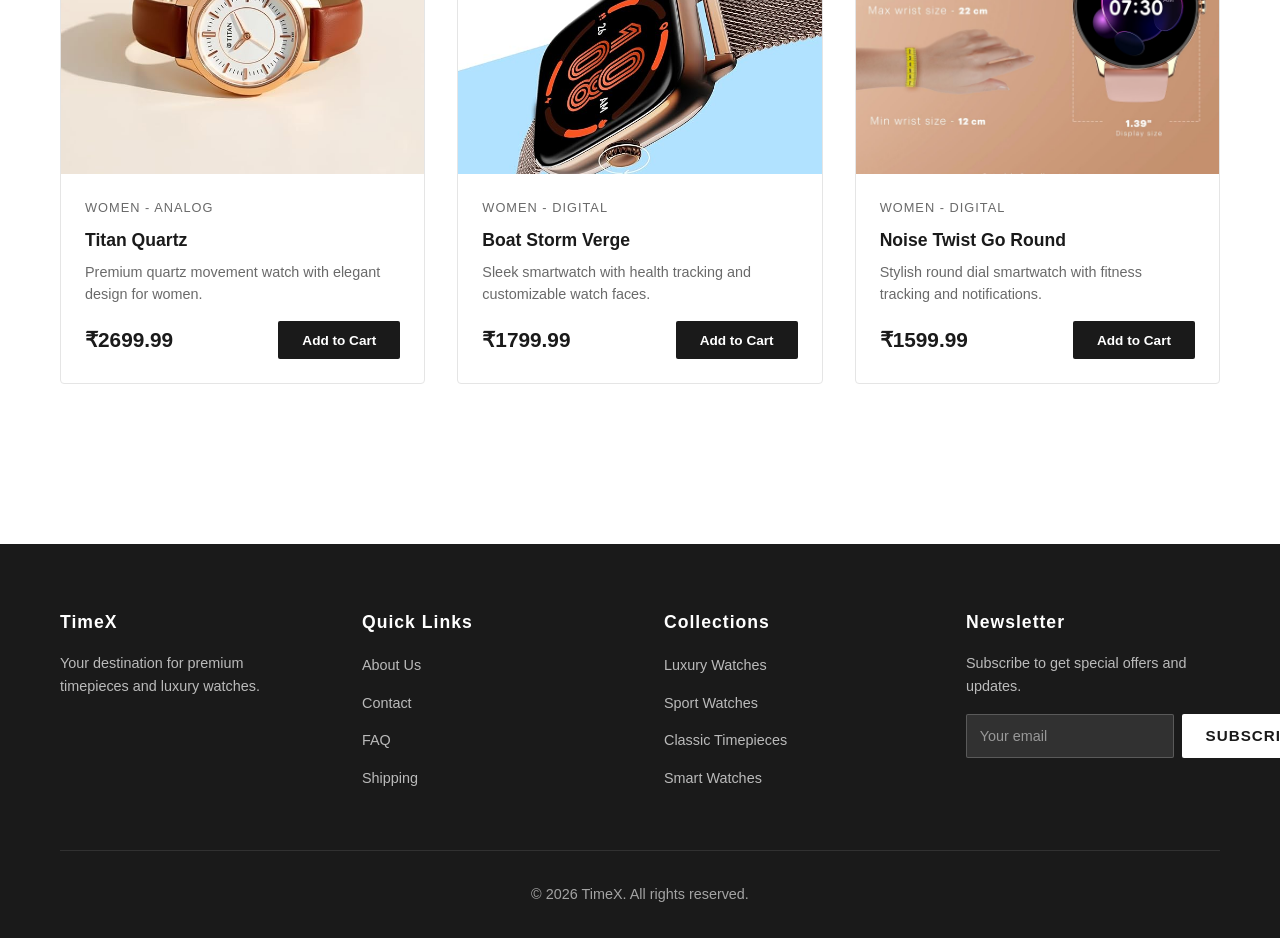
<file: pages/product-detail.html>
<!DOCTYPE html>
<html lang="en">
<head>
    <meta charset="UTF-8">
    <meta name="viewport" content="width=device-width, initial-scale=1.0">
    <title>Product Details - TimeX</title>
    <link rel="stylesheet" href="../src/css/style.css">
    <link rel="stylesheet" href="../src/css/product-detail.css">
</head>
<body>
    <!-- Header -->
    <header class="header">
        <div class="header-top">
            <div class="container">
                <div class="header-top-wrapper">
                    <h1 class="logo"><a href="../index.html"><img src="../src/images/timex-logo.png" alt="TimeX" class="logo-img"></a></h1>
                    
                    <div class="search-container">
                        <button class="search-icon" aria-label="Search">
                            <svg width="20" height="20" viewBox="0 0 24 24" fill="none" stroke="currentColor" stroke-width="2">
                                <circle cx="11" cy="11" r="8"></circle>
                                <path d="m21 21-4.35-4.35"></path>
                            </svg>
                        </button>
                        <input type="text" class="search-input" placeholder="Search product, style, & more...">
                        <button class="voice-search" aria-label="Voice search">
                            <svg width="20" height="20" viewBox="0 0 24 24" fill="none" stroke="currentColor" stroke-width="2">
                                <path d="M12 1a3 3 0 0 0-3 3v8a3 3 0 0 0 6 0V4a3 3 0 0 0-3-3z"></path>
                                <path d="M19 10v2a7 7 0 0 1-14 0v-2"></path>
                                <line x1="12" y1="19" x2="12" y2="23"></line>
                                <line x1="8" y1="23" x2="16" y2="23"></line>
                            </svg>
                        </button>
                    </div>

                    <div class="header-actions">
                        <button class="icon-btn" aria-label="Account">
                            <svg width="24" height="24" viewBox="0 0 24 24" fill="none" stroke="currentColor" stroke-width="2">
                                <path d="M20 21v-2a4 4 0 0 0-4-4H8a4 4 0 0 0-4 4v2"></path>
                                <circle cx="12" cy="7" r="4"></circle>
                            </svg>
                        </button>
                        <button class="icon-btn" aria-label="Wishlist">
                            <svg width="24" height="24" viewBox="0 0 24 24" fill="none" stroke="currentColor" stroke-width="2">
                                <path d="M20.84 4.61a5.5 5.5 0 0 0-7.78 0L12 5.67l-1.06-1.06a5.5 5.5 0 0 0-7.78 7.78l1.06 1.06L12 21.23l7.78-7.78 1.06-1.06a5.5 5.5 0 0 0 0-7.78z"></path>
                            </svg>
                        </button>
                        <button class="icon-btn cart-btn" aria-label="Cart">
                            <svg width="24" height="24" viewBox="0 0 24 24" fill="none" stroke="currentColor" stroke-width="2">
                                <circle cx="9" cy="21" r="1"></circle>
                                <circle cx="20" cy="21" r="1"></circle>
                                <path d="M1 1h4l2.68 13.39a2 2 0 0 0 2 1.61h9.72a2 2 0 0 0 2-1.61L23 6H6"></path>
                            </svg>
                            <span class="cart-count">0</span>
                        </button>
                        <button class="icon-btn" aria-label="Track Order">
                            <svg width="24" height="24" viewBox="0 0 24 24" fill="none" stroke="currentColor" stroke-width="2">
                                <rect x="1" y="3" width="15" height="13"></rect>
                                <polygon points="16 8 20 8 23 11 23 16 16 16 16 8"></polygon>
                                <circle cx="5.5" cy="18.5" r="2.5"></circle>
                                <circle cx="18.5" cy="18.5" r="2.5"></circle>
                            </svg>
                        </button>
                    </div>
                    
                    <button class="mobile-menu-btn" aria-label="Menu">
                        <span></span>
                        <span></span>
                        <span></span>
                    </button>
                </div>
            </div>
        </div>
        
        <div class="header-nav">
            <div class="container">
                <nav class="main-nav">
                    <a href="men.html" class="nav-link">MEN</a>
                    <a href="women.html" class="nav-link">WOMEN</a>
                    <a href="../index.html#products" class="nav-link">WATCHES</a>
                    <a href="../index.html#products" class="nav-link">TRENDING</a>
                    <a href="../index.html#products" class="nav-link sale-link">SALES</a>
                    <a href="#" class="nav-link">MORE</a>
                </nav>
            </div>
        </div>
    </header>

    <!-- Breadcrumb -->
    <div class="breadcrumb">
        <div class="container">
            <a href="../index.html">Home</a>
            <span>/</span>
            <a href="../index.html#products">Products</a>
            <span>/</span>
            <span id="productBreadcrumb">Product</span>
        </div>
    </div>

    <!-- Product Detail Section -->
    <section class="product-detail">
        <div class="container">
            <div class="product-detail-grid">
                <!-- Image Gallery -->
                <div class="product-gallery">
                    <div class="main-image">
                        <img id="mainImage" src="" alt="Product">
                    </div>
                    <div class="thumbnail-images" id="thumbnails">
                        <!-- Thumbnails will be loaded dynamically -->
                    </div>
                </div>

                <!-- Product Info -->
                <div class="product-detail-info">
                    <span class="product-badge" id="productBadge">NEW</span>
                    <h1 class="product-detail-title" id="productTitle">Product Name</h1>
                    <div class="product-rating">
                        <span class="stars">★★★★★</span>
                        <span class="rating-count">(245 Reviews)</span>
                    </div>
                    
                    <div class="product-price-section">
                        <span class="current-price" id="productPrice">₹0.00</span>
                        <span class="original-price">₹0.00</span>
                        <span class="discount-badge">20% OFF</span>
                    </div>

                    <p class="product-detail-description" id="productDescription">
                        Product description will be loaded here.
                    </p>

                    <!-- Features -->
                    <div class="product-features">
                        <h3>Key Features</h3>
                        <ul id="productFeatures">
                            <li>Premium quality materials</li>
                            <li>Water resistant</li>
                            <li>2-year warranty</li>
                            <li>Free shipping available</li>
                        </ul>
                    </div>

                    <!-- Quantity Selector -->
                    <div class="quantity-selector">
                        <label>Quantity:</label>
                        <div class="quantity-controls">
                            <button onclick="changeQuantity(-1)">-</button>
                            <input type="number" id="quantity" value="1" min="1" max="10">
                            <button onclick="changeQuantity(1)">+</button>
                        </div>
                    </div>

                    <!-- Action Buttons -->
                    <div class="product-actions">
                        <button class="btn btn-primary btn-large" id="addToCartBtn">
                            <svg width="20" height="20" viewBox="0 0 24 24" fill="none" stroke="currentColor" stroke-width="2">
                                <circle cx="9" cy="21" r="1"></circle>
                                <circle cx="20" cy="21" r="1"></circle>
                                <path d="M1 1h4l2.68 13.39a2 2 0 0 0 2 1.61h9.72a2 2 0 0 0 2-1.61L23 6H6"></path>
                            </svg>
                            Add to Cart
                        </button>
                        <button class="btn btn-secondary btn-large">
                            <svg width="20" height="20" viewBox="0 0 24 24" fill="none" stroke="currentColor" stroke-width="2">
                                <path d="M20.84 4.61a5.5 5.5 0 0 0-7.78 0L12 5.67l-1.06-1.06a5.5 5.5 0 0 0-7.78 7.78l1.06 1.06L12 21.23l7.78-7.78 1.06-1.06a5.5 5.5 0 0 0 0-7.78z"></path>
                            </svg>
                            Add to Wishlist
                        </button>
                    </div>

                    <!-- Product Info Cards -->
                    <div class="info-cards">
                        <div class="info-card">
                            <svg width="24" height="24" viewBox="0 0 24 24" fill="none" stroke="currentColor" stroke-width="2">
                                <rect x="1" y="3" width="15" height="13"></rect>
                                <polygon points="16 8 20 8 23 11 23 16 16 16 16 8"></polygon>
                                <circle cx="5.5" cy="18.5" r="2.5"></circle>
                                <circle cx="18.5" cy="18.5" r="2.5"></circle>
                            </svg>
                            <div>
                                <strong>Free Delivery</strong>
                                <p>On orders above ₹999</p>
                            </div>
                        </div>
                        <div class="info-card">
                            <svg width="24" height="24" viewBox="0 0 24 24" fill="none" stroke="currentColor" stroke-width="2">
                                <circle cx="12" cy="12" r="10"></circle>
                                <polyline points="12 6 12 12 16 14"></polyline>
                            </svg>
                            <div>
                                <strong>7 Days Return</strong>
                                <p>Easy return policy</p>
                            </div>
                        </div>
                        <div class="info-card">
                            <svg width="24" height="24" viewBox="0 0 24 24" fill="none" stroke="currentColor" stroke-width="2">
                                <path d="M12 22s8-4 8-10V5l-8-3-8 3v7c0 6 8 10 8 10z"></path>
                            </svg>
                            <div>
                                <strong>Warranty</strong>
                                <p>2-year manufacturer warranty</p>
                            </div>
                        </div>
                    </div>
                </div>
            </div>
        </div>
    </section>

    <!-- Footer -->
    <footer class="footer">
        <div class="container">
            <div class="footer-grid">
                <div class="footer-col">
                    <h4 class="footer-title">TimeX</h4>
                    <p class="footer-text">Your destination for premium timepieces and luxury watches.</p>
                </div>
                <div class="footer-col">
                    <h4 class="footer-title">Quick Links</h4>
                    <ul class="footer-links">
                        <li><a href="about.html">About Us</a></li>
                        <li><a href="contact.html">Contact</a></li>
                        <li><a href="faq.html">FAQ</a></li>
                        <li><a href="shipping.html">Shipping</a></li>
                    </ul>
                </div>
                <div class="footer-col">
                    <h4 class="footer-title">Legal</h4>
                    <ul class="footer-links">
                        <li><a href="privacy.html">Privacy Policy</a></li>
                        <li><a href="terms.html">Terms & Conditions</a></li>
                        <li><a href="shipping.html">Shipping & Returns</a></li>
                    </ul>
                </div>
                <div class="footer-col">
                    <h4 class="footer-title">Newsletter</h4>
                    <p class="footer-text">Subscribe to get special offers and updates.</p>
                    <form class="newsletter-form">
                        <input type="email" placeholder="Your email" class="newsletter-input">
                        <button type="submit" class="btn btn-secondary">Subscribe</button>
                    </form>
                </div>
            </div>
            <div class="footer-bottom">
                <p>&copy; 2026 TimeX. All rights reserved.</p>
            </div>
        </div>
    </footer>

    <script src="../src/js/script.js"></script>
    <script src="../src/js/product-detail.js"></script>
</body>
</html>
</file>
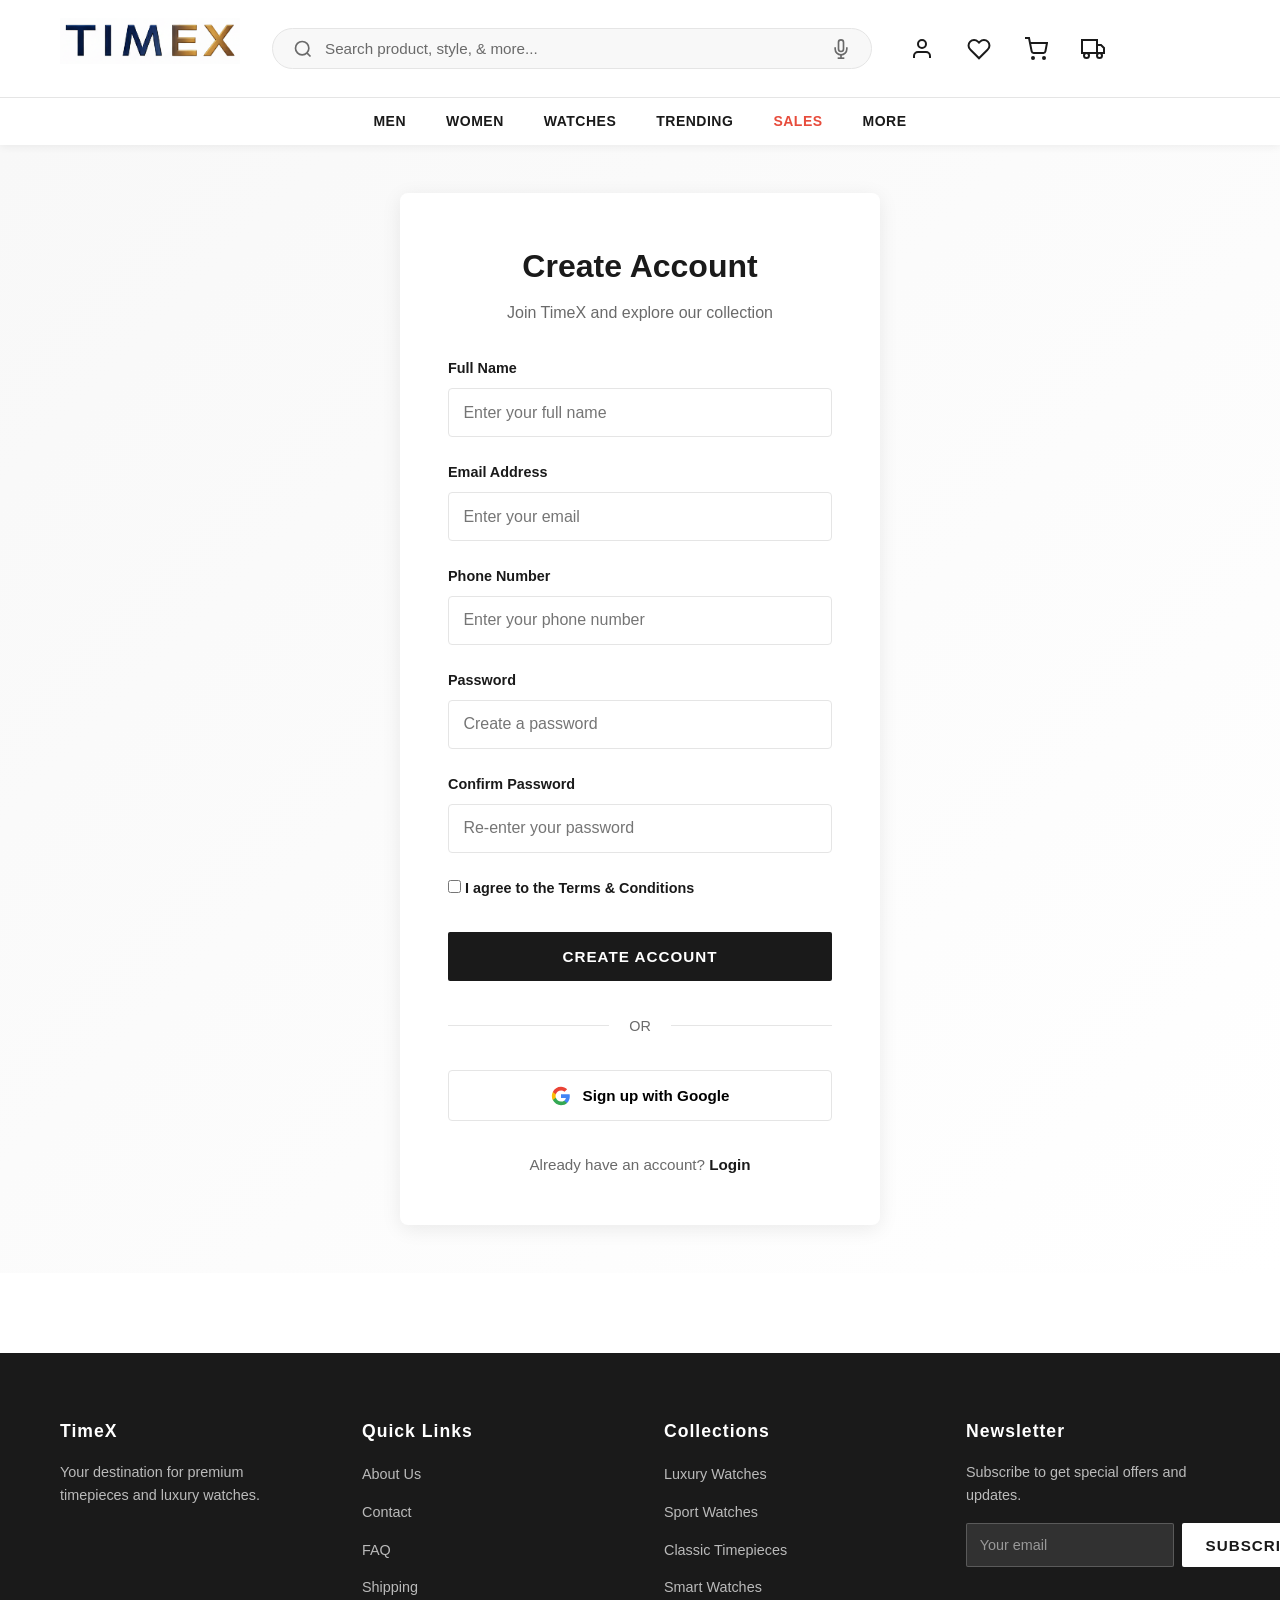
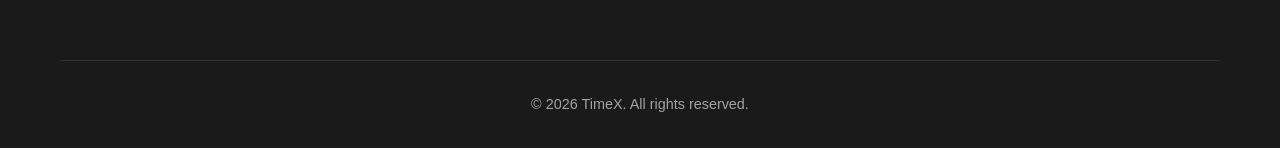
<file: pages/signup.html>
<!DOCTYPE html>
<html lang="en">
<head>
    <meta charset="UTF-8">
    <meta name="viewport" content="width=device-width, initial-scale=1.0">
    <title>Sign Up - TimeX</title>
    <link rel="stylesheet" href="../src/css/style.css">
    <link rel="stylesheet" href="../src/css/auth.css">
</head>
<body>
    <!-- Header -->
    <header class="header">
        <div class="header-top">
            <div class="container">
                <div class="header-top-wrapper">
                    <h1 class="logo"><a href="../index.html"><img src="../src/images/timex-logo.png" alt="TimeX" class="logo-img"></a></h1>
                    
                    <div class="search-container">
                        <button class="search-icon" aria-label="Search">
                            <svg width="20" height="20" viewBox="0 0 24 24" fill="none" stroke="currentColor" stroke-width="2">
                                <circle cx="11" cy="11" r="8"></circle>
                                <path d="m21 21-4.35-4.35"></path>
                            </svg>
                        </button>
                        <input type="text" class="search-input" placeholder="Search product, style, & more...">
                        <button class="voice-search" aria-label="Voice search">
                            <svg width="20" height="20" viewBox="0 0 24 24" fill="none" stroke="currentColor" stroke-width="2">
                                <path d="M12 1a3 3 0 0 0-3 3v8a3 3 0 0 0 6 0V4a3 3 0 0 0-3-3z"></path>
                                <path d="M19 10v2a7 7 0 0 1-14 0v-2"></path>
                                <line x1="12" y1="19" x2="12" y2="23"></line>
                                <line x1="8" y1="23" x2="16" y2="23"></line>
                            </svg>
                        </button>
                    </div>

                    <div class="header-actions">
                        <button class="icon-btn" aria-label="Account">
                            <svg width="24" height="24" viewBox="0 0 24 24" fill="none" stroke="currentColor" stroke-width="2">
                                <path d="M20 21v-2a4 4 0 0 0-4-4H8a4 4 0 0 0-4 4v2"></path>
                                <circle cx="12" cy="7" r="4"></circle>
                            </svg>
                        </button>
                        <button class="icon-btn" aria-label="Wishlist">
                            <svg width="24" height="24" viewBox="0 0 24 24" fill="none" stroke="currentColor" stroke-width="2">
                                <path d="M20.84 4.61a5.5 5.5 0 0 0-7.78 0L12 5.67l-1.06-1.06a5.5 5.5 0 0 0-7.78 7.78l1.06 1.06L12 21.23l7.78-7.78 1.06-1.06a5.5 5.5 0 0 0 0-7.78z"></path>
                            </svg>
                        </button>
                        <button class="icon-btn cart-btn" aria-label="Cart">
                            <svg width="24" height="24" viewBox="0 0 24 24" fill="none" stroke="currentColor" stroke-width="2">
                                <circle cx="9" cy="21" r="1"></circle>
                                <circle cx="20" cy="21" r="1"></circle>
                                <path d="M1 1h4l2.68 13.39a2 2 0 0 0 2 1.61h9.72a2 2 0 0 0 2-1.61L23 6H6"></path>
                            </svg>
                            <span class="cart-count">0</span>
                        </button>
                        <button class="icon-btn" aria-label="Track Order">
                            <svg width="24" height="24" viewBox="0 0 24 24" fill="none" stroke="currentColor" stroke-width="2">
                                <rect x="1" y="3" width="15" height="13"></rect>
                                <polygon points="16 8 20 8 23 11 23 16 16 16 16 8"></polygon>
                                <circle cx="5.5" cy="18.5" r="2.5"></circle>
                                <circle cx="18.5" cy="18.5" r="2.5"></circle>
                            </svg>
                        </button>
                    </div>
                    
                    <button class="mobile-menu-btn" aria-label="Menu">
                        <span></span>
                        <span></span>
                        <span></span>
                    </button>
                </div>
            </div>
        </div>
        
        <div class="header-nav">
            <div class="container">
                <nav class="main-nav">
                    <a href="men.html" class="nav-link">MEN</a>
                    <a href="women.html" class="nav-link">WOMEN</a>
                    <a href="../index.html#products" class="nav-link">WATCHES</a>
                    <a href="../index.html#products" class="nav-link">TRENDING</a>
                    <a href="../index.html#products" class="nav-link sale-link">SALES</a>
                    <a href="#" class="nav-link">MORE</a>
                </nav>
            </div>
        </div>
    </header>

    <!-- Signup Section -->
    <section class="auth-section">
        <div class="auth-container">
            <div class="auth-box">
                <h2 class="auth-title">Create Account</h2>
                <p class="auth-subtitle">Join TimeX and explore our collection</p>
                
                <form class="auth-form" id="signupForm">
                    <div class="form-group">
                        <label for="fullname">Full Name</label>
                        <input type="text" id="fullname" name="fullname" required placeholder="Enter your full name">
                    </div>
                    
                    <div class="form-group">
                        <label for="email">Email Address</label>
                        <input type="email" id="email" name="email" required placeholder="Enter your email">
                    </div>
                    
                    <div class="form-group">
                        <label for="phone">Phone Number</label>
                        <input type="tel" id="phone" name="phone" required placeholder="Enter your phone number">
                    </div>
                    
                    <div class="form-group">
                        <label for="password">Password</label>
                        <input type="password" id="password" name="password" required placeholder="Create a password">
                    </div>
                    
                    <div class="form-group">
                        <label for="confirm-password">Confirm Password</label>
                        <input type="password" id="confirm-password" name="confirm-password" required placeholder="Re-enter your password">
                    </div>
                    
                    <div class="form-options">
                        <label class="checkbox-label">
                            <input type="checkbox" name="terms" required>
                            <span>I agree to the <a href="#">Terms & Conditions</a></span>
                        </label>
                    </div>
                    
                    <button type="submit" class="btn btn-primary btn-block">Create Account</button>
                </form>
                
                <div class="auth-divider">
                    <span>OR</span>
                </div>
                
                <div class="social-login">
                    <button class="social-btn google-btn">
                        <svg width="20" height="20" viewBox="0 0 24 24">
                            <path fill="#4285F4" d="M22.56 12.25c0-.78-.07-1.53-.2-2.25H12v4.26h5.92c-.26 1.37-1.04 2.53-2.21 3.31v2.77h3.57c2.08-1.92 3.28-4.74 3.28-8.09z"/>
                            <path fill="#34A853" d="M12 23c2.97 0 5.46-.98 7.28-2.66l-3.57-2.77c-.98.66-2.23 1.06-3.71 1.06-2.86 0-5.29-1.93-6.16-4.53H2.18v2.84C3.99 20.53 7.7 23 12 23z"/>
                            <path fill="#FBBC05" d="M5.84 14.09c-.22-.66-.35-1.36-.35-2.09s.13-1.43.35-2.09V7.07H2.18C1.43 8.55 1 10.22 1 12s.43 3.45 1.18 4.93l2.85-2.22.81-.62z"/>
                            <path fill="#EA4335" d="M12 5.38c1.62 0 3.06.56 4.21 1.64l3.15-3.15C17.45 2.09 14.97 1 12 1 7.7 1 3.99 3.47 2.18 7.07l3.66 2.84c.87-2.6 3.3-4.53 6.16-4.53z"/>
                        </svg>
                        Sign up with Google
                    </button>
                </div>
                
                <p class="auth-footer">
                    Already have an account? <a href="login.html">Login</a>
                </p>
            </div>
        </div>
    </section>

    <!-- Footer -->
    <footer class="footer">
        <div class="container">
            <div class="footer-grid">
                <div class="footer-col">
                    <h4 class="footer-title">TimeX</h4>
                    <p class="footer-text">Your destination for premium timepieces and luxury watches.</p>
                </div>
                <div class="footer-col">
                    <h4 class="footer-title">Quick Links</h4>
                    <ul class="footer-links">
                        <li><a href="about.html">About Us</a></li>
                        <li><a href="contact.html">Contact</a></li>
                        <li><a href="#">FAQ</a></li>
                        <li><a href="#">Shipping</a></li>
                    </ul>
                </div>
                <div class="footer-col">
                    <h4 class="footer-title">Collections</h4>
                    <ul class="footer-links">
                        <li><a href="../index.html#products">Luxury Watches</a></li>
                        <li><a href="../index.html#products">Sport Watches</a></li>
                        <li><a href="../index.html#products">Classic Timepieces</a></li>
                        <li><a href="../index.html#products">Smart Watches</a></li>
                    </ul>
                </div>
                <div class="footer-col">
                    <h4 class="footer-title">Newsletter</h4>
                    <p class="footer-text">Subscribe to get special offers and updates.</p>
                    <form class="newsletter-form">
                        <input type="email" placeholder="Your email" class="newsletter-input">
                        <button type="submit" class="btn btn-secondary">Subscribe</button>
                    </form>
                </div>
            </div>
            <div class="footer-bottom">
                <p>&copy; 2026 TimeX. All rights reserved.</p>
            </div>
        </div>
    </footer>

    <script src="../src/js/script.js"></script>
    <script src="../src/js/auth.js"></script>
</body>
</html>
</file>
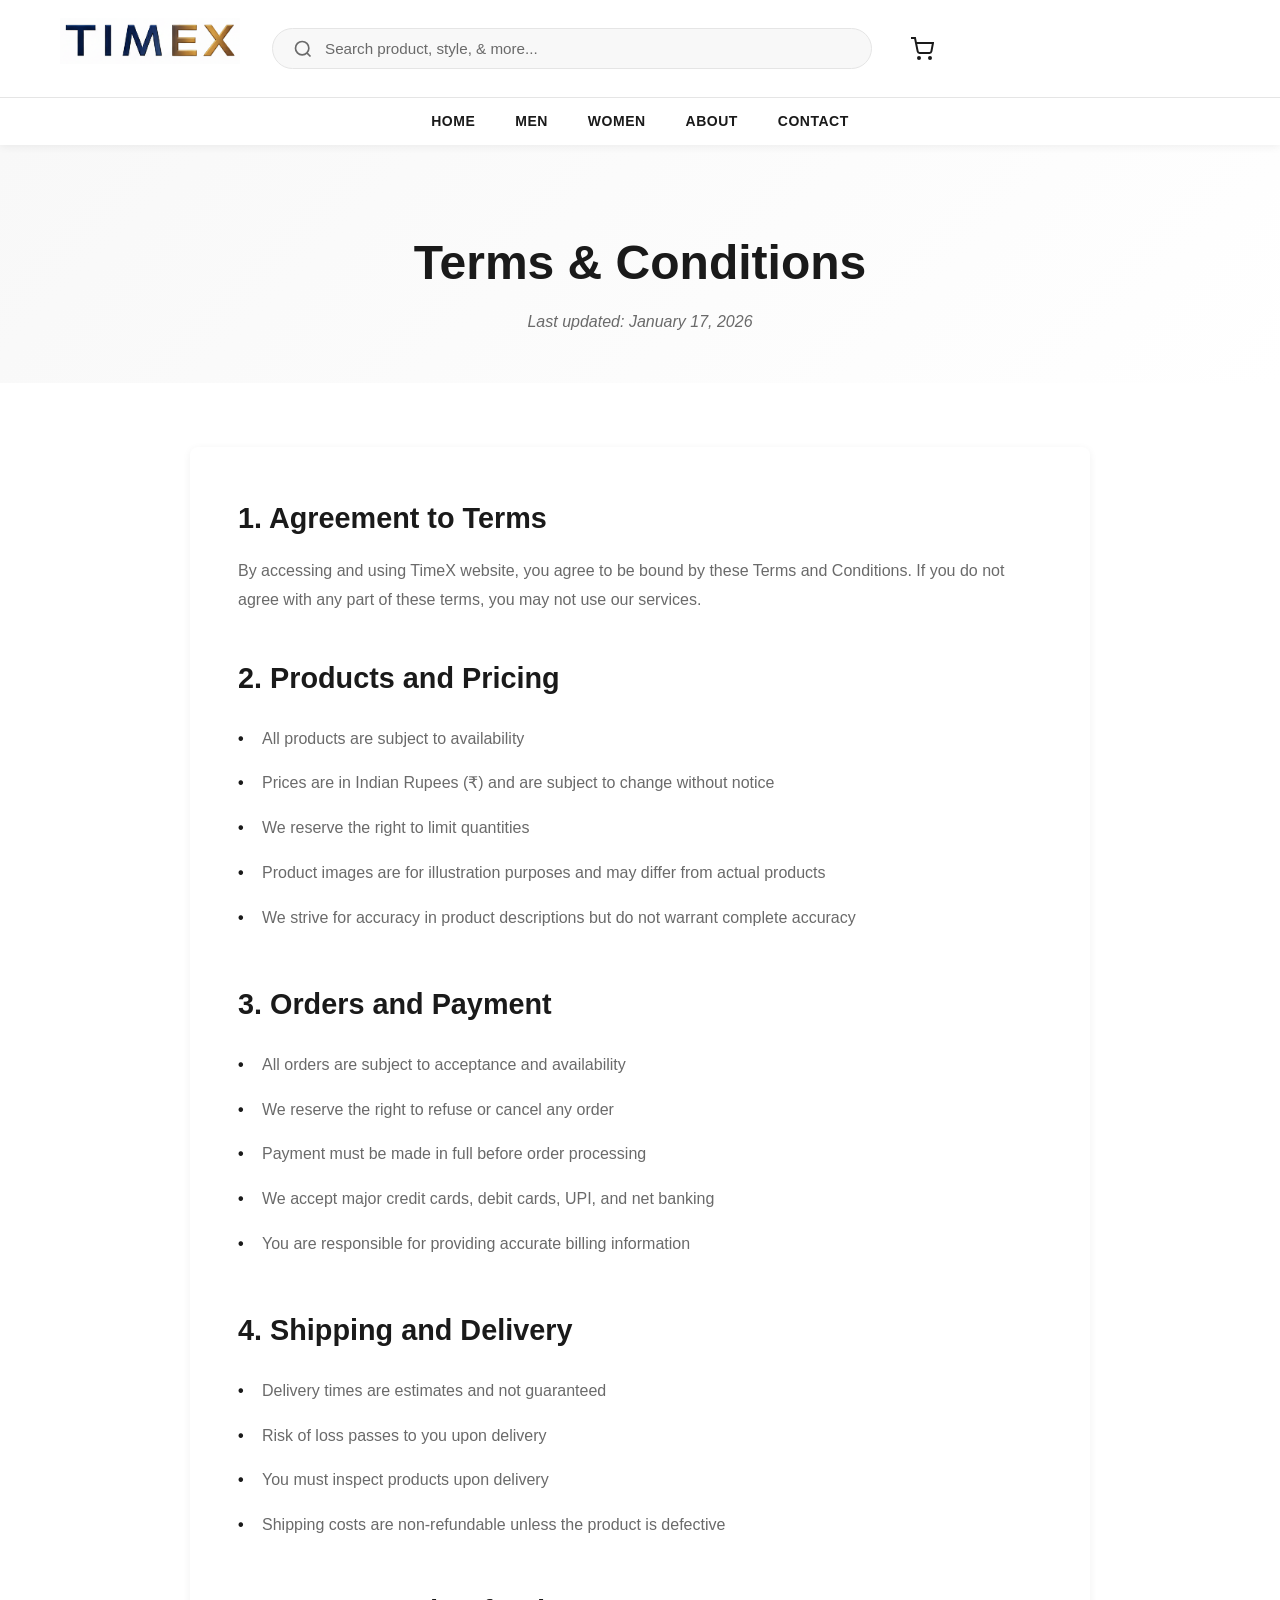
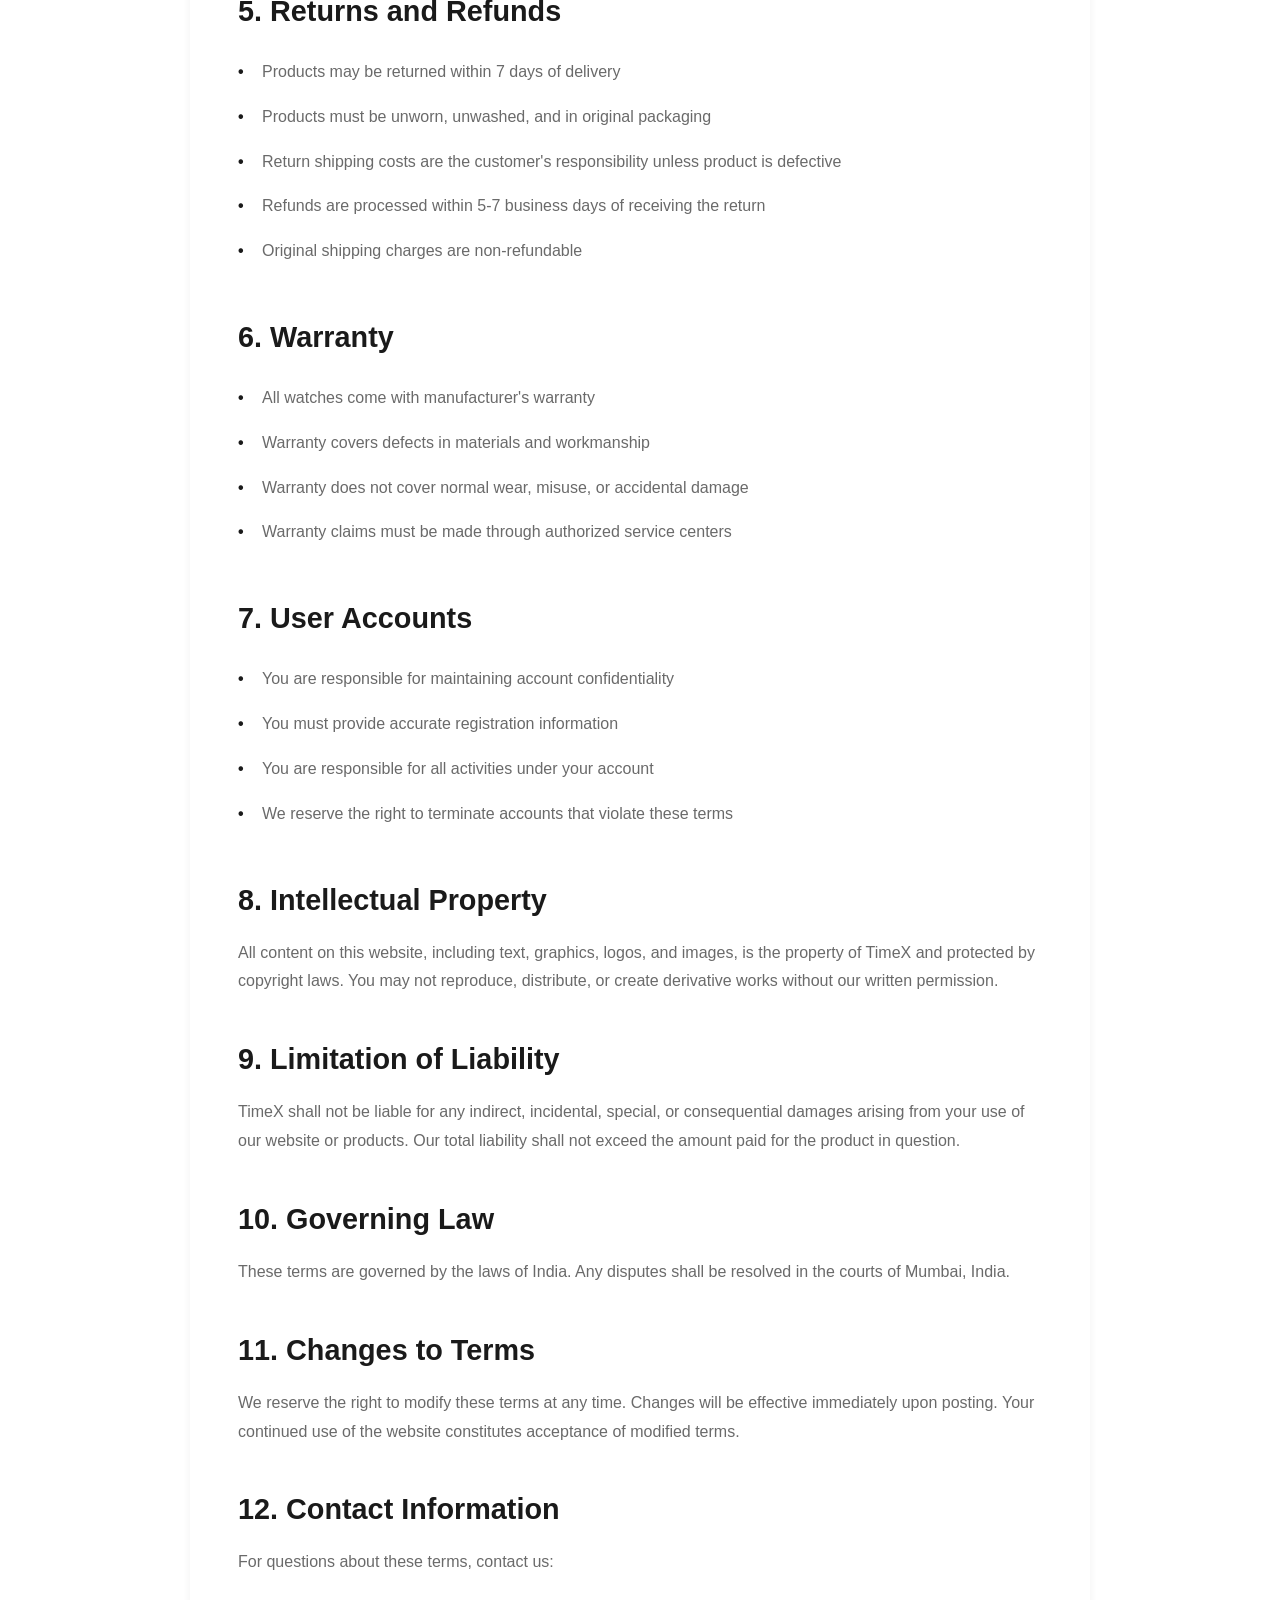
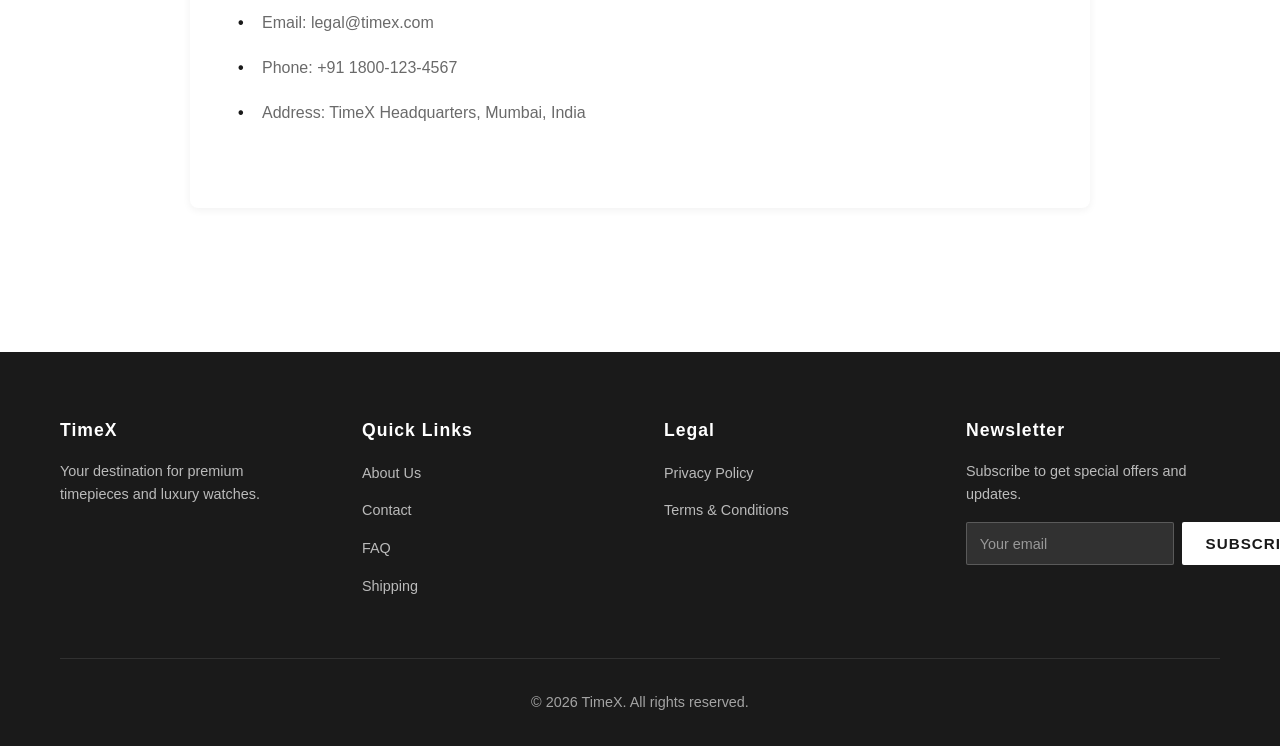
<file: pages/terms.html>
<!DOCTYPE html>
<html lang="en">
<head>
    <meta charset="UTF-8">
    <meta name="viewport" content="width=device-width, initial-scale=1.0">
    <title>Terms & Conditions - TimeX</title>
    <link rel="stylesheet" href="../src/css/style.css">
    <link rel="stylesheet" href="../src/css/legal.css">
</head>
<body>
    <!-- Header -->
    <header class="header">
        <div class="header-top">
            <div class="container">
                <div class="header-top-wrapper">
                    <h1 class="logo"><a href="../index.html"><img src="../src/images/timex-logo.png" alt="TimeX" class="logo-img"></a></h1>
                    
                    <div class="search-container">
                        <button class="search-icon" aria-label="Search">
                            <svg width="20" height="20" viewBox="0 0 24 24" fill="none" stroke="currentColor" stroke-width="2">
                                <circle cx="11" cy="11" r="8"></circle>
                                <path d="m21 21-4.35-4.35"></path>
                            </svg>
                        </button>
                        <input type="text" class="search-input" placeholder="Search product, style, & more...">
                    </div>

                    <div class="header-actions">
                        <button class="icon-btn cart-btn" aria-label="Cart">
                            <svg width="24" height="24" viewBox="0 0 24 24" fill="none" stroke="currentColor" stroke-width="2">
                                <circle cx="9" cy="21" r="1"></circle>
                                <circle cx="20" cy="21" r="1"></circle>
                                <path d="M1 1h4l2.68 13.39a2 2 0 0 0 2 1.61h9.72a2 2 0 0 0 2-1.61L23 6H6"></path>
                            </svg>
                            <span class="cart-count">0</span>
                        </button>
                    </div>
                </div>
            </div>
        </div>
        
        <div class="header-nav">
            <div class="container">
                <nav class="main-nav">
                    <a href="../index.html" class="nav-link">Home</a>
                    <a href="men.html" class="nav-link">Men</a>
                    <a href="women.html" class="nav-link">Women</a>
                    <a href="about.html" class="nav-link">About</a>
                    <a href="contact.html" class="nav-link">Contact</a>
                </nav>
            </div>
        </div>
    </header>

    <!-- Legal Content -->
    <section class="legal-hero">
        <div class="container">
            <h1>Terms & Conditions</h1>
            <p>Last updated: January 17, 2026</p>
        </div>
    </section>

    <section class="legal-content">
        <div class="container">
            <div class="legal-text">
                <h2>1. Agreement to Terms</h2>
                <p>By accessing and using TimeX website, you agree to be bound by these Terms and Conditions. If you do not agree with any part of these terms, you may not use our services.</p>

                <h2>2. Products and Pricing</h2>
                <ul>
                    <li>All products are subject to availability</li>
                    <li>Prices are in Indian Rupees (₹) and are subject to change without notice</li>
                    <li>We reserve the right to limit quantities</li>
                    <li>Product images are for illustration purposes and may differ from actual products</li>
                    <li>We strive for accuracy in product descriptions but do not warrant complete accuracy</li>
                </ul>

                <h2>3. Orders and Payment</h2>
                <ul>
                    <li>All orders are subject to acceptance and availability</li>
                    <li>We reserve the right to refuse or cancel any order</li>
                    <li>Payment must be made in full before order processing</li>
                    <li>We accept major credit cards, debit cards, UPI, and net banking</li>
                    <li>You are responsible for providing accurate billing information</li>
                </ul>

                <h2>4. Shipping and Delivery</h2>
                <ul>
                    <li>Delivery times are estimates and not guaranteed</li>
                    <li>Risk of loss passes to you upon delivery</li>
                    <li>You must inspect products upon delivery</li>
                    <li>Shipping costs are non-refundable unless the product is defective</li>
                </ul>

                <h2>5. Returns and Refunds</h2>
                <ul>
                    <li>Products may be returned within 7 days of delivery</li>
                    <li>Products must be unworn, unwashed, and in original packaging</li>
                    <li>Return shipping costs are the customer's responsibility unless product is defective</li>
                    <li>Refunds are processed within 5-7 business days of receiving the return</li>
                    <li>Original shipping charges are non-refundable</li>
                </ul>

                <h2>6. Warranty</h2>
                <ul>
                    <li>All watches come with manufacturer's warranty</li>
                    <li>Warranty covers defects in materials and workmanship</li>
                    <li>Warranty does not cover normal wear, misuse, or accidental damage</li>
                    <li>Warranty claims must be made through authorized service centers</li>
                </ul>

                <h2>7. User Accounts</h2>
                <ul>
                    <li>You are responsible for maintaining account confidentiality</li>
                    <li>You must provide accurate registration information</li>
                    <li>You are responsible for all activities under your account</li>
                    <li>We reserve the right to terminate accounts that violate these terms</li>
                </ul>

                <h2>8. Intellectual Property</h2>
                <p>All content on this website, including text, graphics, logos, and images, is the property of TimeX and protected by copyright laws. You may not reproduce, distribute, or create derivative works without our written permission.</p>

                <h2>9. Limitation of Liability</h2>
                <p>TimeX shall not be liable for any indirect, incidental, special, or consequential damages arising from your use of our website or products. Our total liability shall not exceed the amount paid for the product in question.</p>

                <h2>10. Governing Law</h2>
                <p>These terms are governed by the laws of India. Any disputes shall be resolved in the courts of Mumbai, India.</p>

                <h2>11. Changes to Terms</h2>
                <p>We reserve the right to modify these terms at any time. Changes will be effective immediately upon posting. Your continued use of the website constitutes acceptance of modified terms.</p>

                <h2>12. Contact Information</h2>
                <p>For questions about these terms, contact us:</p>
                <ul>
                    <li>Email: legal@timex.com</li>
                    <li>Phone: +91 1800-123-4567</li>
                    <li>Address: TimeX Headquarters, Mumbai, India</li>
                </ul>
            </div>
        </div>
    </section>

    <!-- Footer -->
    <footer class="footer">
        <div class="container">
            <div class="footer-grid">
                <div class="footer-col">
                    <h4 class="footer-title">TimeX</h4>
                    <p class="footer-text">Your destination for premium timepieces and luxury watches.</p>
                </div>
                <div class="footer-col">
                    <h4 class="footer-title">Quick Links</h4>
                    <ul class="footer-links">
                        <li><a href="about.html">About Us</a></li>
                        <li><a href="contact.html">Contact</a></li>
                        <li><a href="faq.html">FAQ</a></li>
                        <li><a href="shipping.html">Shipping</a></li>
                    </ul>
                </div>
                <div class="footer-col">
                    <h4 class="footer-title">Legal</h4>
                    <ul class="footer-links">
                        <li><a href="privacy.html">Privacy Policy</a></li>
                        <li><a href="terms.html">Terms & Conditions</a></li>
                    </ul>
                </div>
                <div class="footer-col">
                    <h4 class="footer-title">Newsletter</h4>
                    <p class="footer-text">Subscribe to get special offers and updates.</p>
                    <form class="newsletter-form">
                        <input type="email" placeholder="Your email" class="newsletter-input">
                        <button type="submit" class="btn btn-secondary">Subscribe</button>
                    </form>
                </div>
            </div>
            <div class="footer-bottom">
                <p>&copy; 2026 TimeX. All rights reserved.</p>
            </div>
        </div>
    </footer>

    <script src="../src/js/script.js"></script>
</body>
</html>
</file>
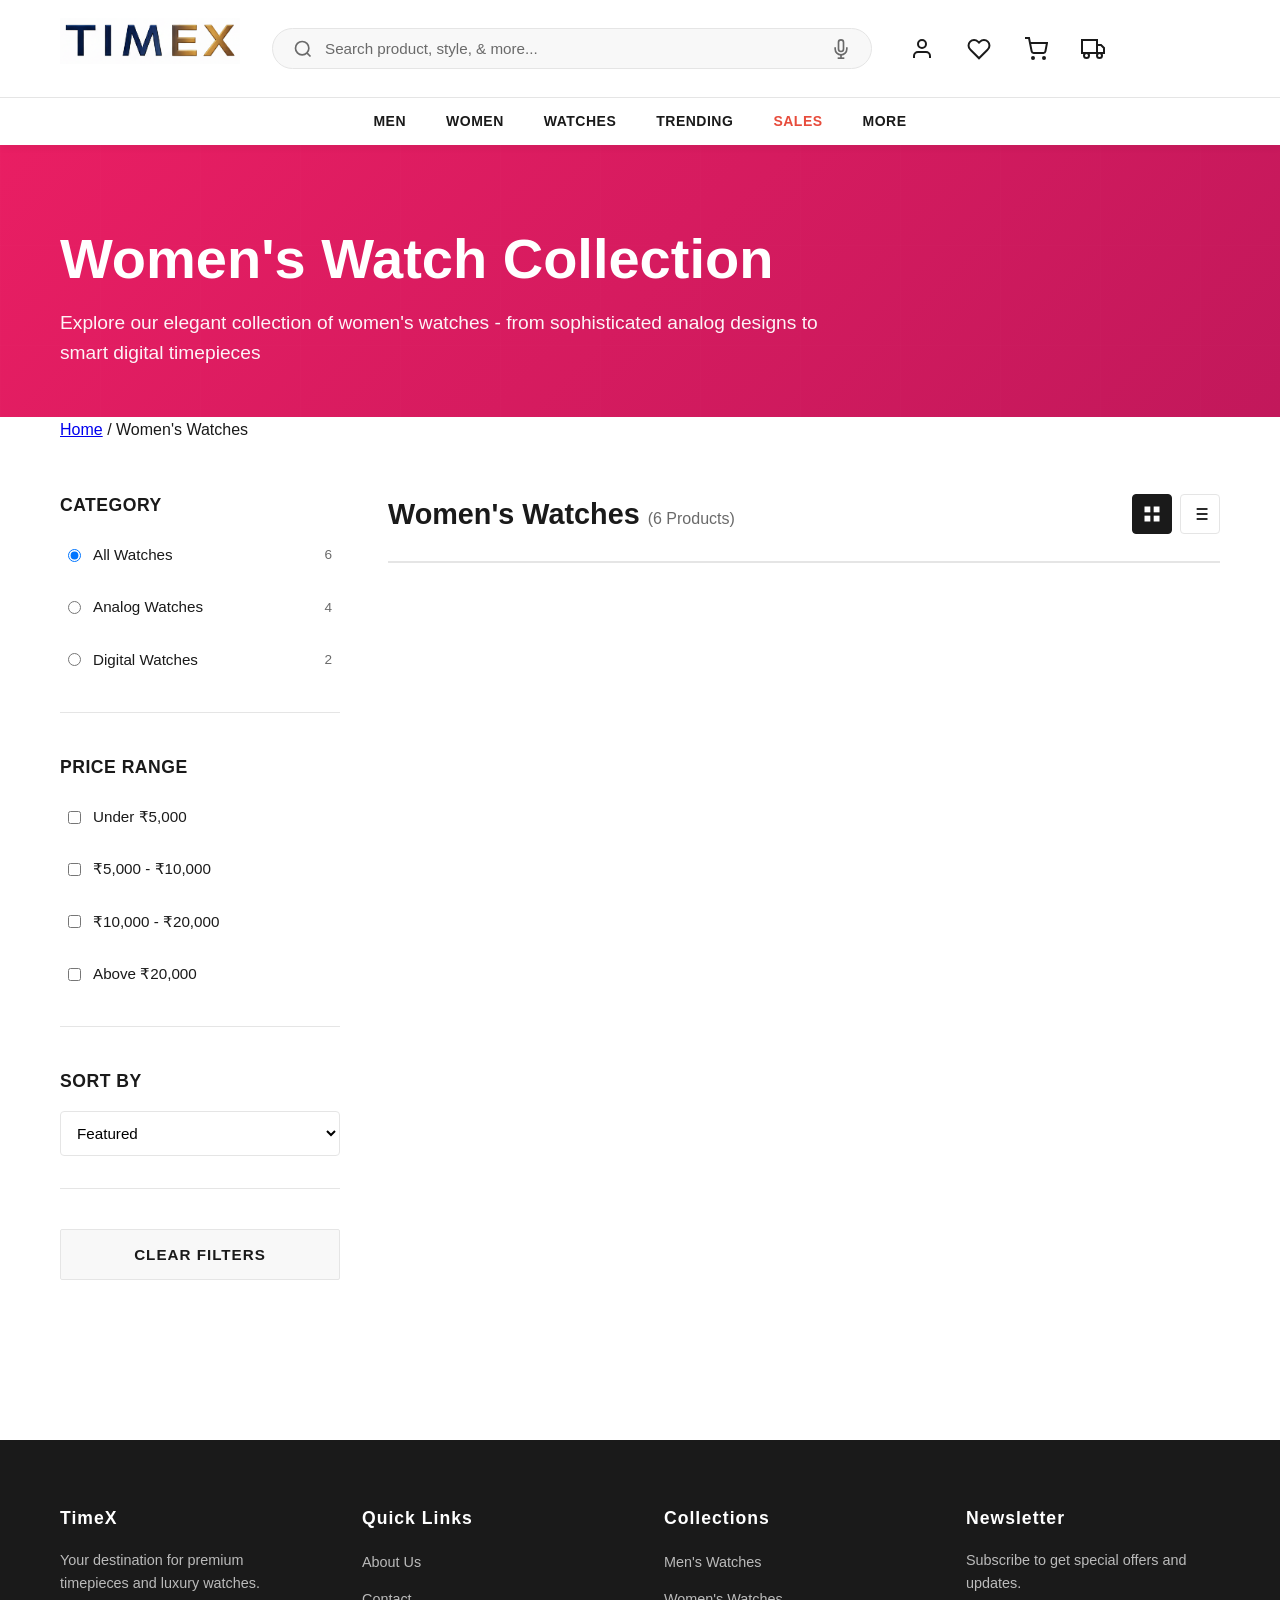
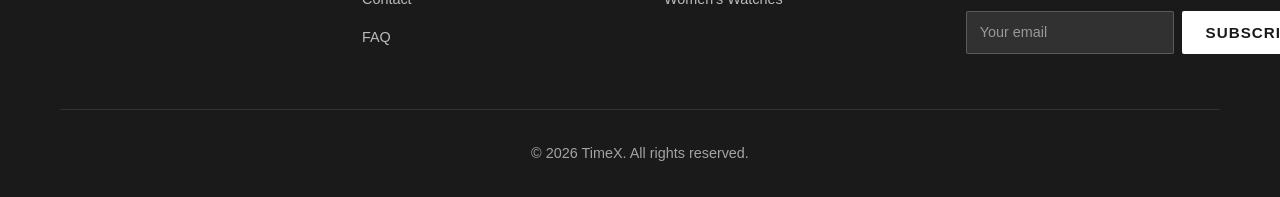
<file: pages/women.html>
<!DOCTYPE html>
<html lang="en">
<head>
    <meta charset="UTF-8">
    <meta name="viewport" content="width=device-width, initial-scale=1.0">
    <title>Women's Watches - TimeX</title>
    <link rel="stylesheet" href="../src/css/style.css">
    <link rel="stylesheet" href="../src/css/category.css">
</head>
<body>
    <!-- Header -->
    <header class="header">
        <div class="header-top">
            <div class="container">
                <div class="header-top-wrapper">
                    <h1 class="logo"><a href="../index.html"><img src="../src/images/timex-logo.png" alt="TimeX" class="logo-img"></a></h1>
                    
                    <div class="search-container">
                        <button class="search-icon" aria-label="Search">
                            <svg width="20" height="20" viewBox="0 0 24 24" fill="none" stroke="currentColor" stroke-width="2">
                                <circle cx="11" cy="11" r="8"></circle>
                                <path d="m21 21-4.35-4.35"></path>
                            </svg>
                        </button>
                        <input type="text" class="search-input" placeholder="Search product, style, & more...">
                        <button class="voice-search" aria-label="Voice search">
                            <svg width="20" height="20" viewBox="0 0 24 24" fill="none" stroke="currentColor" stroke-width="2">
                                <path d="M12 1a3 3 0 0 0-3 3v8a3 3 0 0 0 6 0V4a3 3 0 0 0-3-3z"></path>
                                <path d="M19 10v2a7 7 0 0 1-14 0v-2"></path>
                                <line x1="12" y1="19" x2="12" y2="23"></line>
                                <line x1="8" y1="23" x2="16" y2="23"></line>
                            </svg>
                        </button>
                    </div>

                    <div class="header-actions">
                        <button class="icon-btn" aria-label="Account">
                            <svg width="24" height="24" viewBox="0 0 24 24" fill="none" stroke="currentColor" stroke-width="2">
                                <path d="M20 21v-2a4 4 0 0 0-4-4H8a4 4 0 0 0-4 4v2"></path>
                                <circle cx="12" cy="7" r="4"></circle>
                            </svg>
                        </button>
                        <button class="icon-btn" aria-label="Wishlist">
                            <svg width="24" height="24" viewBox="0 0 24 24" fill="none" stroke="currentColor" stroke-width="2">
                                <path d="M20.84 4.61a5.5 5.5 0 0 0-7.78 0L12 5.67l-1.06-1.06a5.5 5.5 0 0 0-7.78 7.78l1.06 1.06L12 21.23l7.78-7.78 1.06-1.06a5.5 5.5 0 0 0 0-7.78z"></path>
                            </svg>
                        </button>
                        <button class="icon-btn cart-btn" aria-label="Cart">
                            <svg width="24" height="24" viewBox="0 0 24 24" fill="none" stroke="currentColor" stroke-width="2">
                                <circle cx="9" cy="21" r="1"></circle>
                                <circle cx="20" cy="21" r="1"></circle>
                                <path d="M1 1h4l2.68 13.39a2 2 0 0 0 2 1.61h9.72a2 2 0 0 0 2-1.61L23 6H6"></path>
                            </svg>
                            <span class="cart-count">0</span>
                        </button>
                        <button class="icon-btn" aria-label="Track Order">
                            <svg width="24" height="24" viewBox="0 0 24 24" fill="none" stroke="currentColor" stroke-width="2">
                                <rect x="1" y="3" width="15" height="13"></rect>
                                <polygon points="16 8 20 8 23 11 23 16 16 16 16 8"></polygon>
                                <circle cx="5.5" cy="18.5" r="2.5"></circle>
                                <circle cx="18.5" cy="18.5" r="2.5"></circle>
                            </svg>
                        </button>
                    </div>
                    
                    <button class="mobile-menu-btn" aria-label="Menu">
                        <span></span>
                        <span></span>
                        <span></span>
                    </button>
                </div>
            </div>
        </div>
        
        <div class="header-nav">
            <div class="container">
                <nav class="main-nav">
                    <a href="men.html" class="nav-link">MEN</a>
                    <a href="women.html" class="nav-link active">WOMEN</a>
                    <a href="../index.html#products" class="nav-link">WATCHES</a>
                    <a href="../index.html#products" class="nav-link">TRENDING</a>
                    <a href="../index.html#products" class="nav-link sale-link">SALES</a>
                    <a href="#" class="nav-link">MORE</a>
                </nav>
            </div>
        </div>
    </header>

    <!-- Category Hero -->
    <section class="category-hero women-hero">
        <div class="container">
            <div class="category-hero-content">
                <h1>Women's Watch Collection</h1>
                <p>Explore our elegant collection of women's watches - from sophisticated analog designs to smart digital timepieces</p>
            </div>
        </div>
    </section>

    <!-- Breadcrumb -->
    <div class="breadcrumb">
        <div class="container">
            <a href="../index.html">Home</a>
            <span>/</span>
            <span>Women's Watches</span>
        </div>
    </div>

    <!-- Category Filters & Products -->
    <section class="category-section">
        <div class="container">
            <div class="category-layout">
                <!-- Sidebar Filters -->
                <aside class="category-sidebar">
                    <div class="filter-group">
                        <h3>Category</h3>
                        <div class="filter-options">
                            <label class="filter-option">
                                <input type="radio" name="subcategory" value="all" checked>
                                <span>All Watches</span>
                                <span class="count" id="countAll">6</span>
                            </label>
                            <label class="filter-option">
                                <input type="radio" name="subcategory" value="analog">
                                <span>Analog Watches</span>
                                <span class="count" id="countAnalog">4</span>
                            </label>
                            <label class="filter-option">
                                <input type="radio" name="subcategory" value="digital">
                                <span>Digital Watches</span>
                                <span class="count" id="countDigital">2</span>
                            </label>
                        </div>
                    </div>

                    <div class="filter-group">
                        <h3>Price Range</h3>
                        <div class="filter-options">
                            <label class="filter-option">
                                <input type="checkbox" name="price" value="0-5000">
                                <span>Under ₹5,000</span>
                            </label>
                            <label class="filter-option">
                                <input type="checkbox" name="price" value="5000-10000">
                                <span>₹5,000 - ₹10,000</span>
                            </label>
                            <label class="filter-option">
                                <input type="checkbox" name="price" value="10000-20000">
                                <span>₹10,000 - ₹20,000</span>
                            </label>
                            <label class="filter-option">
                                <input type="checkbox" name="price" value="20000-50000">
                                <span>Above ₹20,000</span>
                            </label>
                        </div>
                    </div>

                    <div class="filter-group">
                        <h3>Sort By</h3>
                        <select class="sort-select" id="sortSelect">
                            <option value="featured">Featured</option>
                            <option value="price-low">Price: Low to High</option>
                            <option value="price-high">Price: High to Low</option>
                            <option value="name">Name: A to Z</option>
                        </select>
                    </div>

                    <button class="btn btn-secondary btn-block" onclick="clearFilters()">Clear Filters</button>
                </aside>

                <!-- Products Grid -->
                <div class="category-content">
                    <div class="category-header">
                        <h2>Women's Watches <span id="productCount">(6 Products)</span></h2>
                        <div class="view-toggle">
                            <button class="view-btn active" data-view="grid">
                                <svg width="20" height="20" viewBox="0 0 24 24" fill="currentColor">
                                    <rect x="3" y="3" width="7" height="7"></rect>
                                    <rect x="14" y="3" width="7" height="7"></rect>
                                    <rect x="3" y="14" width="7" height="7"></rect>
                                    <rect x="14" y="14" width="7" height="7"></rect>
                                </svg>
                            </button>
                            <button class="view-btn" data-view="list">
                                <svg width="20" height="20" viewBox="0 0 24 24" fill="none" stroke="currentColor" stroke-width="2">
                                    <line x1="8" y1="6" x2="21" y2="6"></line>
                                    <line x1="8" y1="12" x2="21" y2="12"></line>
                                    <line x1="8" y1="18" x2="21" y2="18"></line>
                                    <line x1="3" y1="6" x2="3.01" y2="6"></line>
                                    <line x1="3" y1="12" x2="3.01" y2="12"></line>
                                    <line x1="3" y1="18" x2="3.01" y2="18"></line>
                                </svg>
                            </button>
                        </div>
                    </div>

                    <div class="products-grid" id="categoryProducts">
                        <!-- Products will be loaded here dynamically -->
                    </div>
                </div>
            </div>
        </div>
    </section>

    <!-- Cart Sidebar -->
    <div class="cart-sidebar" id="cartSidebar">
        <div class="cart-header">
            <h3>Shopping Cart</h3>
            <button class="close-cart" aria-label="Close cart">
                <svg width="24" height="24" viewBox="0 0 24 24" fill="none" stroke="currentColor" stroke-width="2">
                    <line x1="18" y1="6" x2="6" y2="18"></line>
                    <line x1="6" y1="6" x2="18" y2="18"></line>
                </svg>
            </button>
        </div>
        <div class="cart-items" id="cartItems">
            <p class="empty-cart">Your cart is empty</p>
        </div>
        <div class="cart-footer">
            <div class="cart-total">
                <span>Total:</span>
                <span class="total-price">₹0.00</span>
            </div>
            <button class="btn btn-primary btn-block">Checkout</button>
        </div>
    </div>
    <div class="cart-overlay" id="cartOverlay"></div>

    <!-- Footer -->
    <footer class="footer">
        <div class="container">
            <div class="footer-grid">
                <div class="footer-col">
                    <h4 class="footer-title">TimeX</h4>
                    <p class="footer-text">Your destination for premium timepieces and luxury watches.</p>
                </div>
                <div class="footer-col">
                    <h4 class="footer-title">Quick Links</h4>
                    <ul class="footer-links">
                        <li><a href="about.html">About Us</a></li>
                        <li><a href="contact.html">Contact</a></li>
                        <li><a href="faq.html">FAQ</a></li>
                    </ul>
                </div>
                <div class="footer-col">
                    <h4 class="footer-title">Collections</h4>
                    <ul class="footer-links">
                        <li><a href="men.html">Men's Watches</a></li>
                        <li><a href="women.html">Women's Watches</a></li>
                    </ul>
                </div>
                <div class="footer-col">
                    <h4 class="footer-title">Newsletter</h4>
                    <p class="footer-text">Subscribe to get special offers and updates.</p>
                    <form class="newsletter-form">
                        <input type="email" placeholder="Your email" class="newsletter-input">
                        <button type="submit" class="btn btn-secondary">Subscribe</button>
                    </form>
                </div>
            </div>
            <div class="footer-bottom">
                <p>&copy; 2026 TimeX. All rights reserved.</p>
            </div>
        </div>
    </footer>

    <script src="../src/js/script.js"></script>
    <script src="../src/js/category.js"></script>
    <script>
        // Set category for this page
        window.currentCategory = 'women';
    </script>
</body>
</html>
</file>
<file: src/css/style.css>
/* ===== CSS Variables ===== */
:root {
    --primary-color: #1a1a1a;
    --secondary-color: #4a4a4a;
    --accent-color: #2d2d2d;
    --bg-color: #ffffff;
    --bg-secondary: #f8f8f8;
    --text-primary: #1a1a1a;
    --text-secondary: #6a6a6a;
    --border-color: #e5e5e5;
    --success-color: #2ecc71;
    --transition: all 0.3s ease;
}

/* ===== Reset & Base Styles ===== */
* {
    margin: 0;
    padding: 0;
    box-sizing: border-box;
}

body {
    font-family: -apple-system, BlinkMacSystemFont, 'Segoe UI', Roboto, 'Helvetica Neue', Arial, sans-serif;
    color: var(--text-primary);
    background-color: var(--bg-color);
    line-height: 1.6;
    overflow-x: hidden;
}

.container {
    max-width: 1200px;
    margin: 0 auto;
    padding: 0 20px;
}

/* ===== Header ===== */
.header {
    position: sticky;
    top: 0;
    background: var(--bg-color);
    z-index: 1000;
    box-shadow: 0 2px 8px rgba(0, 0, 0, 0.06);
}

.header-top {
    border-bottom: 1px solid var(--border-color);
    padding: 1rem 0;
}

.header-top-wrapper {
    display: flex;
    align-items: center;
    gap: 2rem;
}

.logo {
    flex-shrink: 0;
    min-width: 150px;
}

.logo-img {
    height: 50px;
    width: auto;
    max-width: 180px;
    display: block;
    object-fit: contain;
}

.logo a {
    display: inline-block;
    line-height: 0;
}

/* Search Container */
.search-container {
    flex: 1;
    max-width: 600px;
    display: flex;
    align-items: center;
    gap: 0.75rem;
    background: var(--bg-secondary);
    border: 1px solid var(--border-color);
    border-radius: 25px;
    padding: 0.6rem 1.25rem;
    transition: var(--transition);
}

.search-container:focus-within {
    border-color: var(--primary-color);
    box-shadow: 0 0 0 3px rgba(26, 26, 26, 0.05);
}

.search-icon {
    background: none;
    border: none;
    padding: 0;
    cursor: pointer;
    color: var(--text-secondary);
    display: flex;
    align-items: center;
}

.search-input {
    flex: 1;
    border: none;
    background: transparent;
    font-size: 0.95rem;
    outline: none;
    color: var(--text-primary);
}

.search-input::placeholder {
    color: var(--text-secondary);
}

.voice-search {
    background: none;
    border: none;
    padding: 0;
    cursor: pointer;
    color: var(--text-secondary);
    display: flex;
    align-items: center;
    transition: var(--transition);
}

.voice-search:hover {
    color: var(--primary-color);
}

/* Header Navigation */
.header-nav {
    background: var(--bg-color);
    padding: 0.75rem 0;
}

.main-nav {
    display: flex;
    justify-content: center;
    gap: 2.5rem;
}

.nav-link {
    text-decoration: none;
    color: var(--text-primary);
    font-size: 0.875rem;
    font-weight: 600;
    letter-spacing: 0.5px;
    transition: var(--transition);
    position: relative;
    text-transform: uppercase;
}

.nav-link:hover,
.nav-link.active {
    color: var(--primary-color);
}

.nav-link.sale-link {
    color: #e74c3c;
}

.nav-link.sale-link:hover {
    color: #c0392b;
}

/* ===== Image Slider ===== */
.image-slider {
    width: 100%;
    overflow: hidden;
    background: var(--bg-color);
    padding: 0;
    position: relative;
}

.slider-wrapper {
    position: relative;
    width: 100%;
    max-width: 100%;
    height: 500px;
    overflow: hidden;
}

.slider-track {
    display: flex;
    transition: transform 0.5s ease-in-out;
    width: 100%;
    height: 100%;
}

.slide {
    min-width: 100%;
    height: 100%;
    opacity: 0;
    transition: opacity 0.5s ease-in-out;
    position: absolute;
    top: 0;
    left: 0;
}

.slide.active {
    opacity: 1;
    position: relative;
}

.slide img {
    width: 100%;
    height: 100%;
    display: block;
    object-fit: cover;
    object-position: center;
}

.slider-btn {
    position: absolute;
    top: 50%;
    transform: translateY(-50%);
    background: rgba(0, 0, 0, 0.5);
    color: white;
    border: none;
    font-size: 2.5rem;
    padding: 1rem 1.5rem;
    cursor: pointer;
    z-index: 10;
    transition: var(--transition);
    border-radius: 4px;
}

.slider-btn:hover {
    background: rgba(0, 0, 0, 0.8);
}

.slider-btn.prev {
    left: 20px;
}

.slider-btn.next {
    right: 20px;
}

.slider-dots {
    position: absolute;
    bottom: 20px;
    left: 50%;
    transform: translateX(-50%);
    display: flex;
    gap: 10px;
    z-index: 10;
}

.dot {
    width: 12px;
    height: 12px;
    border-radius: 50%;
    background: rgba(255, 255, 255, 0.5);
    cursor: pointer;
    transition: var(--transition);
    border: 2px solid rgba(255, 255, 255, 0.8);
}

.dot.active {
    background: white;
    transform: scale(1.2);
}

/* Responsive adjustments for slider */
@media (max-width: 768px) {
    .slider-wrapper {
        height: 300px;
    }
    
    .slider-btn {
        font-size: 1.8rem;
        padding: 0.5rem 1rem;
    }
    
    .slider-btn.prev {
        left: 10px;
    }
    
    .slider-btn.next {
        right: 10px;
    }
    
    .slider-dots {
        bottom: 10px;
    }
    
    .dot {
        width: 10px;
        height: 10px;
    }
}

@media (min-width: 1400px) {
    .slider-wrapper {
        height: 600px;
    }
}

.header-actions {
    display: flex;
    align-items: center;
    gap: 1.25rem;
    flex-shrink: 0;
}

.icon-btn {
    background: none;
    border: none;
    cursor: pointer;
    padding: 0.4rem;
    color: var(--text-primary);
    transition: var(--transition);
    position: relative;
    display: flex;
    align-items: center;
    justify-content: center;
}

.icon-btn:hover {
    color: var(--primary-color);
    transform: scale(1.05);
}

.cart-count {
    position: absolute;
    top: 0;
    right: 0;
    background: var(--primary-color);
    color: white;
    font-size: 0.7rem;
    padding: 2px 6px;
    border-radius: 10px;
    font-weight: 600;
}

.mobile-menu-btn {
    display: none;
    flex-direction: column;
    gap: 4px;
    background: none;
    border: none;
    cursor: pointer;
    padding: 0.5rem;
}

.mobile-menu-btn span {
    width: 24px;
    height: 2px;
    background: var(--primary-color);
    transition: var(--transition);
}

/* ===== Hero Section ===== */
.hero {
    padding: 8rem 0;
    background: linear-gradient(135deg, #f8f8f8 0%, #ffffff 100%);
    text-align: center;
}

.hero-content {
    max-width: 700px;
    margin: 0 auto;
}

.hero-title {
    font-size: 3.5rem;
    font-weight: 700;
    line-height: 1.2;
    margin-bottom: 1.5rem;
    color: var(--primary-color);
}

.hero-text {
    font-size: 1.2rem;
    color: var(--text-secondary);
    margin-bottom: 2rem;
}

/* ===== Buttons ===== */
.btn {
    padding: 1rem 2.5rem;
    border: none;
    border-radius: 2px;
    font-size: 0.95rem;
    font-weight: 600;
    cursor: pointer;
    transition: var(--transition);
    text-transform: uppercase;
    letter-spacing: 1px;
}

.btn-primary {
    background: var(--primary-color);
    color: white;
}

.btn-primary:hover {
    background: var(--secondary-color);
    transform: translateY(-2px);
}

.btn-secondary {
    background: var(--bg-secondary);
    color: var(--primary-color);
    border: 1px solid var(--border-color);
}

.btn-secondary:hover {
    background: var(--primary-color);
    color: white;
}

.btn-block {
    width: 100%;
}

/* ===== Filter Section ===== */
.filter-section {
    padding: 3rem 0 1.5rem;
}

.filter-bar {
    display: flex;
    justify-content: space-between;
    align-items: center;
    flex-wrap: wrap;
    gap: 1.5rem;
}

.section-title {
    font-size: 2rem;
    font-weight: 700;
    color: var(--primary-color);
}

.filter-buttons {
    display: flex;
    gap: 0.75rem;
    flex-wrap: wrap;
}

.filter-btn {
    padding: 0.6rem 1.5rem;
    background: var(--bg-secondary);
    border: 1px solid var(--border-color);
    border-radius: 2px;
    cursor: pointer;
    font-size: 0.9rem;
    font-weight: 500;
    transition: var(--transition);
    color: var(--text-secondary);
}

.filter-btn:hover,
.filter-btn.active {
    background: var(--primary-color);
    color: white;
    border-color: var(--primary-color);
}

/* ===== Products Grid ===== */
.products {
    padding: 2rem 0 5rem;
}

.products-grid {
    display: grid;
    grid-template-columns: repeat(auto-fill, minmax(280px, 1fr));
    gap: 2rem;
}

.product-card {
    background: white;
    border: 1px solid var(--border-color);
    border-radius: 4px;
    overflow: hidden;
    transition: var(--transition);
    cursor: pointer;
}

.product-card:hover {
    transform: translateY(-8px);
    box-shadow: 0 12px 24px rgba(0, 0, 0, 0.1);
}

.product-image {
    width: 100%;
    height: 320px;
    object-fit: cover;
    background: var(--bg-secondary);
    display: flex;
    align-items: center;
    justify-content: center;
    font-size: 3rem;
    color: var(--text-secondary);
}

.product-info {
    padding: 1.5rem;
}

.product-link {
    text-decoration: none;
    color: inherit;
    display: block;
}

.product-link:hover .product-name {
    color: var(--accent-color);
}

.product-category {
    font-size: 0.8rem;
    color: var(--text-secondary);
    text-transform: uppercase;
    letter-spacing: 1px;
    margin-bottom: 0.5rem;
}

.product-name {
    font-size: 1.1rem;
    font-weight: 600;
    margin-bottom: 0.5rem;
    color: var(--primary-color);
    transition: var(--transition);
}

.product-description {
    font-size: 0.9rem;
    color: var(--text-secondary);
    margin-bottom: 1rem;
    line-height: 1.5;
}

.product-footer {
    display: flex;
    justify-content: space-between;
    align-items: center;
}

.product-price {
    font-size: 1.3rem;
    font-weight: 700;
    color: var(--primary-color);
}

.add-to-cart {
    padding: 0.7rem 1.5rem;
    background: var(--primary-color);
    color: white;
    border: none;
    border-radius: 2px;
    cursor: pointer;
    font-weight: 600;
    transition: var(--transition);
    font-size: 0.85rem;
}

.add-to-cart:hover {
    background: var(--secondary-color);
}

/* ===== Shopping Cart Sidebar ===== */
.cart-sidebar {
    position: fixed;
    right: -100%;
    top: 0;
    width: 100%;
    max-width: 400px;
    height: 100vh;
    background: white;
    box-shadow: -4px 0 12px rgba(0, 0, 0, 0.1);
    z-index: 1001;
    transition: right 0.3s ease;
    display: flex;
    flex-direction: column;
}

.cart-sidebar.active {
    right: 0;
}

.cart-header {
    display: flex;
    justify-content: space-between;
    align-items: center;
    padding: 1.5rem;
    border-bottom: 1px solid var(--border-color);
}

.cart-header h3 {
    font-size: 1.3rem;
    font-weight: 700;
}

.close-cart {
    background: none;
    border: none;
    cursor: pointer;
    padding: 0.5rem;
    color: var(--text-primary);
}

.cart-items {
    flex: 1;
    overflow-y: auto;
    padding: 1.5rem;
}

.empty-cart {
    text-align: center;
    color: var(--text-secondary);
    padding: 3rem 0;
}

.cart-item {
    display: flex;
    gap: 1rem;
    padding: 1rem 0;
    border-bottom: 1px solid var(--border-color);
}

.cart-item-image {
    width: 80px;
    height: 80px;
    background: var(--bg-secondary);
    border-radius: 4px;
    display: flex;
    align-items: center;
    justify-content: center;
    font-size: 2rem;
}

.cart-item-info {
    flex: 1;
}

.cart-item-name {
    font-weight: 600;
    margin-bottom: 0.25rem;
    font-size: 0.95rem;
}

.cart-item-price {
    color: var(--text-secondary);
    font-size: 0.9rem;
    margin-bottom: 0.5rem;
}

.cart-item-controls {
    display: flex;
    align-items: center;
    gap: 0.75rem;
}

.quantity-btn {
    width: 28px;
    height: 28px;
    border: 1px solid var(--border-color);
    background: white;
    border-radius: 2px;
    cursor: pointer;
    display: flex;
    align-items: center;
    justify-content: center;
    font-weight: 600;
    transition: var(--transition);
}

.quantity-btn:hover {
    background: var(--primary-color);
    color: white;
    border-color: var(--primary-color);
}

.quantity {
    font-weight: 600;
    min-width: 30px;
    text-align: center;
}

.remove-item {
    margin-left: auto;
    background: none;
    border: none;
    color: var(--text-secondary);
    cursor: pointer;
    padding: 0.25rem;
    transition: var(--transition);
}

.remove-item:hover {
    color: #e74c3c;
}

.cart-footer {
    padding: 1.5rem;
    border-top: 1px solid var(--border-color);
}

.cart-total {
    display: flex;
    justify-content: space-between;
    align-items: center;
    margin-bottom: 1.5rem;
    font-size: 1.2rem;
    font-weight: 700;
}

.total-price {
    color: var(--primary-color);
}

.cart-overlay {
    position: fixed;
    top: 0;
    left: 0;
    width: 100%;
    height: 100vh;
    background: rgba(0, 0, 0, 0.5);
    z-index: 1000;
    display: none;
}

.cart-overlay.active {
    display: block;
}

/* ===== Footer ===== */
.footer {
    background: var(--primary-color);
    color: white;
    padding: 4rem 0 2rem;
    margin-top: 5rem;
}

.footer-grid {
    display: grid;
    grid-template-columns: repeat(auto-fit, minmax(250px, 1fr));
    gap: 3rem;
    margin-bottom: 3rem;
}

.footer-title {
    font-size: 1.1rem;
    font-weight: 700;
    margin-bottom: 1rem;
    letter-spacing: 1px;
}

.footer-text {
    color: rgba(255, 255, 255, 0.7);
    font-size: 0.9rem;
    line-height: 1.6;
}

.footer-links {
    list-style: none;
}

.footer-links li {
    margin-bottom: 0.75rem;
}

.footer-links a {
    color: rgba(255, 255, 255, 0.7);
    text-decoration: none;
    transition: var(--transition);
    font-size: 0.9rem;
}

.footer-links a:hover {
    color: white;
}

.newsletter-form {
    display: flex;
    gap: 0.5rem;
    margin-top: 1rem;
}

.newsletter-input {
    flex: 1;
    padding: 0.8rem;
    border: 1px solid rgba(255, 255, 255, 0.2);
    border-radius: 2px;
    background: rgba(255, 255, 255, 0.1);
    color: white;
    font-size: 0.9rem;
}

.newsletter-input::placeholder {
    color: rgba(255, 255, 255, 0.5);
}

.newsletter-form .btn-secondary {
    background: white;
    color: var(--primary-color);
    border: none;
    padding: 0.8rem 1.5rem;
}

.newsletter-form .btn-secondary:hover {
    background: var(--bg-secondary);
}

.footer-bottom {
    text-align: center;
    padding-top: 2rem;
    border-top: 1px solid rgba(255, 255, 255, 0.1);
    color: rgba(255, 255, 255, 0.6);
    font-size: 0.9rem;
}

/* ===== Responsive Design ===== */
@media (max-width: 768px) {
    .header-top-wrapper {
        gap: 1rem;
    }

    .search-container {
        max-width: 100%;
        flex: 1;
    }

    .main-nav {
        display: none;
    }

    .header-nav {
        display: none;
    }

    .mobile-menu-btn {
        display: flex;
    }

    .header-actions {
        gap: 0.75rem;
    }

    .icon-btn {
        padding: 0.3rem;
    }

    .hero-title {
        font-size: 2.5rem;
    }

    .hero-text {
        font-size: 1rem;
    }

    .hero {
        padding: 4rem 0;
    }

    .filter-bar {
        flex-direction: column;
        align-items: flex-start;
    }

    .products-grid {
        grid-template-columns: repeat(auto-fill, minmax(240px, 1fr));
        gap: 1.5rem;
    }

    .cart-sidebar {
        max-width: 100%;
    }

    .footer-grid {
        grid-template-columns: 1fr;
        gap: 2rem;
    }

    .newsletter-form {
        flex-direction: column;
    }
}

@media (max-width: 480px) {
    .hero-title {
        font-size: 2rem;
    }

    .products-grid {
        grid-template-columns: 1fr;
    }

    .filter-buttons {
        width: 100%;
    }

    .filter-btn {
        flex: 1;
        min-width: fit-content;
    }
}
</file>
<file: src/css/about.css>
/* About Page Specific Styles */

.about-hero {
    padding: 6rem 0 4rem;
    background: linear-gradient(135deg, #f8f8f8 0%, #ffffff 100%);
    text-align: center;
}

.page-title {
    font-size: 3rem;
    font-weight: 700;
    color: var(--primary-color);
    margin-bottom: 1rem;
}

.page-subtitle {
    font-size: 1.3rem;
    color: var(--text-secondary);
    font-weight: 300;
}

/* Our Story Section */
.our-story {
    padding: 5rem 0;
}

.story-grid {
    display: grid;
    grid-template-columns: 1fr 1fr;
    gap: 4rem;
    align-items: center;
}

.section-heading {
    font-size: 2.5rem;
    font-weight: 700;
    color: var(--primary-color);
    margin-bottom: 2rem;
}

.section-heading.text-center {
    text-align: center;
}

.story-text {
    font-size: 1.1rem;
    line-height: 1.8;
    color: var(--text-secondary);
    margin-bottom: 1.5rem;
}

.story-image {
    display: flex;
    justify-content: center;
    align-items: center;
}

.placeholder-image {
    width: 100%;
    height: 400px;
    background: var(--bg-secondary);
    border-radius: 8px;
    display: flex;
    align-items: center;
    justify-content: center;
    font-size: 8rem;
}

/* Our Values Section */
.our-values {
    padding: 5rem 0;
    background: var(--bg-secondary);
}

.values-grid {
    display: grid;
    grid-template-columns: repeat(auto-fit, minmax(250px, 1fr));
    gap: 2.5rem;
    margin-top: 3rem;
}

.value-card {
    background: white;
    padding: 2.5rem;
    border-radius: 8px;
    text-align: center;
    transition: var(--transition);
    border: 1px solid var(--border-color);
}

.value-card:hover {
    transform: translateY(-8px);
    box-shadow: 0 12px 24px rgba(0, 0, 0, 0.1);
}

.value-icon {
    font-size: 3.5rem;
    margin-bottom: 1.5rem;
}

.value-title {
    font-size: 1.3rem;
    font-weight: 700;
    color: var(--primary-color);
    margin-bottom: 1rem;
}

.value-text {
    font-size: 1rem;
    color: var(--text-secondary);
    line-height: 1.6;
}

/* Our Team Section */
.our-team {
    padding: 5rem 0;
}

.team-grid {
    display: grid;
    grid-template-columns: repeat(auto-fit, minmax(280px, 1fr));
    gap: 3rem;
    margin-top: 3rem;
}

.team-member {
    text-align: center;
}

.member-photo {
    width: 180px;
    height: 180px;
    margin: 0 auto 1.5rem;
    background: var(--bg-secondary);
    border-radius: 50%;
    display: flex;
    align-items: center;
    justify-content: center;
    font-size: 5rem;
    border: 3px solid var(--border-color);
    transition: var(--transition);
}

.team-member:hover .member-photo {
    border-color: var(--primary-color);
    transform: scale(1.05);
}

.member-name {
    font-size: 1.3rem;
    font-weight: 700;
    color: var(--primary-color);
    margin-bottom: 0.5rem;
}

.member-role {
    font-size: 1rem;
    color: var(--text-secondary);
}

/* Responsive Design */
@media (max-width: 768px) {
    .page-title {
        font-size: 2.2rem;
    }

    .page-subtitle {
        font-size: 1.1rem;
    }

    .story-grid {
        grid-template-columns: 1fr;
        gap: 2rem;
    }

    .section-heading {
        font-size: 2rem;
    }

    .placeholder-image {
        height: 300px;
        font-size: 6rem;
    }

    .values-grid {
        grid-template-columns: 1fr;
        gap: 1.5rem;
    }

    .team-grid {
        grid-template-columns: 1fr;
        gap: 2rem;
    }
}
</file>
<file: src/css/contact.css>
/* Contact Page Specific Styles */

.contact-hero {
    padding: 6rem 0 4rem;
    background: linear-gradient(135deg, #f8f8f8 0%, #ffffff 100%);
    text-align: center;
}

.page-title {
    font-size: 3rem;
    font-weight: 700;
    color: var(--primary-color);
    margin-bottom: 1rem;
}

.page-subtitle {
    font-size: 1.3rem;
    color: var(--text-secondary);
    font-weight: 300;
}

/* Contact Section */
.contact-section {
    padding: 5rem 0;
}

.contact-grid {
    display: grid;
    grid-template-columns: 1fr 1fr;
    gap: 4rem;
}

.section-heading {
    font-size: 2rem;
    font-weight: 700;
    color: var(--primary-color);
    margin-bottom: 2rem;
}

/* Contact Form */
.contact-form-wrapper {
    background: white;
}

.form-group {
    margin-bottom: 1.5rem;
}

.form-group label {
    display: block;
    font-weight: 600;
    color: var(--primary-color);
    margin-bottom: 0.5rem;
    font-size: 0.95rem;
}

.form-group input,
.form-group select,
.form-group textarea {
    width: 100%;
    padding: 0.9rem;
    border: 1px solid var(--border-color);
    border-radius: 4px;
    font-size: 1rem;
    font-family: inherit;
    transition: var(--transition);
    background: white;
}

.form-group input:focus,
.form-group select:focus,
.form-group textarea:focus {
    outline: none;
    border-color: var(--primary-color);
    box-shadow: 0 0 0 3px rgba(26, 26, 26, 0.1);
}

.form-group textarea {
    resize: vertical;
    min-height: 120px;
}

.form-group select {
    cursor: pointer;
}

/* Contact Info */
.contact-info-wrapper {
    display: flex;
    flex-direction: column;
    gap: 1.5rem;
}

.info-card {
    display: flex;
    gap: 1.5rem;
    padding: 1.5rem;
    background: var(--bg-secondary);
    border-radius: 8px;
    transition: var(--transition);
}

.info-card:hover {
    background: white;
    box-shadow: 0 4px 12px rgba(0, 0, 0, 0.1);
    transform: translateX(5px);
}

.info-icon {
    font-size: 2.5rem;
    flex-shrink: 0;
}

.info-content h3 {
    font-size: 1.1rem;
    font-weight: 700;
    color: var(--primary-color);
    margin-bottom: 0.5rem;
}

.info-content p {
    font-size: 0.95rem;
    color: var(--text-secondary);
    line-height: 1.6;
}

/* Social Links */
.social-links {
    margin-top: 1rem;
    padding: 1.5rem;
    background: var(--bg-secondary);
    border-radius: 8px;
    text-align: center;
}

.social-links h3 {
    font-size: 1.1rem;
    font-weight: 700;
    color: var(--primary-color);
    margin-bottom: 1rem;
}

.social-icons {
    display: flex;
    justify-content: center;
    gap: 1rem;
}

.social-icon {
    width: 50px;
    height: 50px;
    background: white;
    border-radius: 50%;
    display: flex;
    align-items: center;
    justify-content: center;
    font-size: 1.5rem;
    text-decoration: none;
    transition: var(--transition);
    border: 1px solid var(--border-color);
}

.social-icon:hover {
    background: var(--primary-color);
    transform: translateY(-5px);
    box-shadow: 0 4px 12px rgba(0, 0, 0, 0.15);
}

/* Map Section */
.map-section {
    margin-top: 3rem;
}

.map-placeholder {
    width: 100%;
    height: 400px;
    background: var(--bg-secondary);
    border-radius: 8px;
    display: flex;
    align-items: center;
    justify-content: center;
    border: 1px solid var(--border-color);
}

.map-content {
    text-align: center;
}

.map-content h3 {
    font-size: 2rem;
    color: var(--primary-color);
    margin-bottom: 0.5rem;
}

.map-content p {
    font-size: 1.1rem;
    color: var(--text-secondary);
}

/* Success Message */
.success-message {
    background: #d4edda;
    border: 1px solid #c3e6cb;
    color: #155724;
    padding: 1rem;
    border-radius: 4px;
    margin-bottom: 1.5rem;
    display: none;
}

.success-message.show {
    display: block;
}

/* Responsive Design */
@media (max-width: 768px) {
    .page-title {
        font-size: 2.2rem;
    }

    .page-subtitle {
        font-size: 1.1rem;
    }

    .contact-grid {
        grid-template-columns: 1fr;
        gap: 3rem;
    }

    .section-heading {
        font-size: 1.6rem;
    }

    .info-card {
        flex-direction: column;
        text-align: center;
    }

    .info-icon {
        font-size: 3rem;
    }

    .map-placeholder {
        height: 300px;
    }

    .map-content h3 {
        font-size: 1.5rem;
    }

    .map-content p {
        font-size: 1rem;
    }
}
</file>
<file: src/css/faq.css>
/* FAQ Page Styles */

.faq-hero {
    background: linear-gradient(135deg, #f8f8f8 0%, #ffffff 100%);
    padding: 5rem 0 3rem;
    text-align: center;
}

.faq-hero h1 {
    font-size: 3rem;
    font-weight: 700;
    color: var(--primary-color);
    margin-bottom: 1rem;
}

.faq-hero p {
    font-size: 1.2rem;
    color: var(--text-secondary);
}

.faq-content {
    padding: 4rem 0;
}

.faq-categories {
    display: flex;
    justify-content: center;
    gap: 1rem;
    flex-wrap: wrap;
    margin-bottom: 3rem;
}

.faq-category-btn {
    padding: 0.8rem 1.5rem;
    background: var(--bg-secondary);
    border: 1px solid var(--border-color);
    border-radius: 25px;
    cursor: pointer;
    font-size: 0.95rem;
    font-weight: 500;
    transition: var(--transition);
    color: var(--text-secondary);
}

.faq-category-btn:hover,
.faq-category-btn.active {
    background: var(--primary-color);
    color: white;
    border-color: var(--primary-color);
}

.faq-list {
    max-width: 900px;
    margin: 0 auto;
}

.faq-item {
    background: white;
    border: 1px solid var(--border-color);
    border-radius: 8px;
    margin-bottom: 1rem;
    overflow: hidden;
    transition: var(--transition);
}

.faq-item:hover {
    box-shadow: 0 4px 12px rgba(0, 0, 0, 0.08);
}

.faq-item.hidden {
    display: none;
}

.faq-question {
    display: flex;
    justify-content: space-between;
    align-items: center;
    padding: 1.5rem;
    cursor: pointer;
    user-select: none;
}

.faq-question h3 {
    font-size: 1.1rem;
    font-weight: 600;
    color: var(--primary-color);
    margin: 0;
}

.faq-toggle {
    font-size: 1.5rem;
    font-weight: 300;
    color: var(--text-secondary);
    transition: var(--transition);
}

.faq-item.active .faq-toggle {
    transform: rotate(45deg);
    color: var(--primary-color);
}

.faq-answer {
    max-height: 0;
    overflow: hidden;
    transition: max-height 0.3s ease;
}

.faq-item.active .faq-answer {
    max-height: 500px;
}

.faq-answer p {
    padding: 0 1.5rem 1.5rem;
    margin: 0;
    color: var(--text-secondary);
    line-height: 1.8;
}

.faq-contact {
    text-align: center;
    margin-top: 5rem;
    padding: 3rem;
    background: var(--bg-secondary);
    border-radius: 8px;
}

.faq-contact h2 {
    font-size: 2rem;
    font-weight: 700;
    color: var(--primary-color);
    margin-bottom: 1rem;
}

.faq-contact p {
    font-size: 1.1rem;
    color: var(--text-secondary);
    margin-bottom: 2rem;
}

/* Responsive */
@media (max-width: 768px) {
    .faq-hero h1 {
        font-size: 2rem;
    }

    .faq-hero p {
        font-size: 1rem;
    }

    .faq-categories {
        flex-direction: column;
        align-items: stretch;
    }

    .faq-category-btn {
        width: 100%;
    }

    .faq-question h3 {
        font-size: 1rem;
    }
}
</file>
<file: src/css/auth.css>
/* Authentication Pages Styles */

.auth-section {
    min-height: calc(100vh - 400px);
    display: flex;
    align-items: center;
    justify-content: center;
    padding: 3rem 1rem;
    background: linear-gradient(135deg, #f8f8f8 0%, #ffffff 100%);
}

.auth-container {
    width: 100%;
    max-width: 480px;
}

.auth-box {
    background: white;
    padding: 3rem;
    border-radius: 8px;
    box-shadow: 0 4px 20px rgba(0, 0, 0, 0.08);
}

.auth-title {
    font-size: 2rem;
    font-weight: 700;
    color: var(--primary-color);
    text-align: center;
    margin-bottom: 0.5rem;
}

.auth-subtitle {
    font-size: 1rem;
    color: var(--text-secondary);
    text-align: center;
    margin-bottom: 2rem;
}

.auth-form .form-group {
    margin-bottom: 1.5rem;
}

.auth-form label {
    display: block;
    font-weight: 600;
    color: var(--primary-color);
    margin-bottom: 0.5rem;
    font-size: 0.9rem;
}

.auth-form input {
    width: 100%;
    padding: 0.9rem;
    border: 1px solid var(--border-color);
    border-radius: 4px;
    font-size: 1rem;
    font-family: inherit;
    transition: var(--transition);
}

.auth-form input:focus {
    outline: none;
    border-color: var(--primary-color);
    box-shadow: 0 0 0 3px rgba(26, 26, 26, 0.1);
}

.form-options {
    display: flex;
    justify-content: space-between;
    align-items: center;
    margin-bottom: 1.5rem;
    font-size: 0.9rem;
}

.checkbox-label {
    display: flex;
    align-items: center;
    gap: 0.5rem;
    cursor: pointer;
    color: var(--text-secondary);
}

.checkbox-label input[type="checkbox"] {
    width: auto;
    cursor: pointer;
}

.checkbox-label a {
    color: var(--primary-color);
    text-decoration: none;
}

.checkbox-label a:hover {
    text-decoration: underline;
}

.forgot-link {
    color: var(--primary-color);
    text-decoration: none;
    font-weight: 500;
}

.forgot-link:hover {
    text-decoration: underline;
}

.auth-divider {
    text-align: center;
    margin: 2rem 0;
    position: relative;
}

.auth-divider::before,
.auth-divider::after {
    content: '';
    position: absolute;
    top: 50%;
    width: 42%;
    height: 1px;
    background: var(--border-color);
}

.auth-divider::before {
    left: 0;
}

.auth-divider::after {
    right: 0;
}

.auth-divider span {
    background: white;
    padding: 0 1rem;
    color: var(--text-secondary);
    font-size: 0.9rem;
    font-weight: 500;
}

.social-login {
    display: flex;
    flex-direction: column;
    gap: 1rem;
}

.social-btn {
    display: flex;
    align-items: center;
    justify-content: center;
    gap: 0.75rem;
    padding: 0.9rem;
    border: 1px solid var(--border-color);
    background: white;
    border-radius: 4px;
    font-size: 0.95rem;
    font-weight: 600;
    cursor: pointer;
    transition: var(--transition);
}

.social-btn:hover {
    background: var(--bg-secondary);
    border-color: var(--primary-color);
}

.google-btn svg {
    width: 20px;
    height: 20px;
}

.auth-footer {
    text-align: center;
    margin-top: 2rem;
    color: var(--text-secondary);
    font-size: 0.95rem;
}

.auth-footer a {
    color: var(--primary-color);
    text-decoration: none;
    font-weight: 600;
}

.auth-footer a:hover {
    text-decoration: underline;
}

/* Error/Success Messages */
.auth-message {
    padding: 1rem;
    border-radius: 4px;
    margin-bottom: 1.5rem;
    font-size: 0.9rem;
    display: none;
}

.auth-message.show {
    display: block;
}

.auth-message.error {
    background: #fee;
    color: #c00;
    border: 1px solid #fcc;
}

.auth-message.success {
    background: #efe;
    color: #0a0;
    border: 1px solid #cfc;
}

/* Responsive Design */
@media (max-width: 768px) {
    .auth-box {
        padding: 2rem 1.5rem;
    }

    .auth-title {
        font-size: 1.6rem;
    }

    .form-options {
        flex-direction: column;
        align-items: flex-start;
        gap: 1rem;
    }
}
</file>
<file: src/css/category.css>
/* Category Page Styles */

.category-hero {
    background: linear-gradient(135deg, #2d2d2d 0%, #1a1a1a 100%);
    color: white;
    padding: 5rem 0 3rem;
    position: relative;
    overflow: hidden;
}

.category-hero::before {
    content: '';
    position: absolute;
    top: 0;
    left: 0;
    right: 0;
    bottom: 0;
    background: url('data:image/svg+xml,<svg width="100" height="100" xmlns="http://www.w3.org/2000/svg"><defs><pattern id="grid" width="100" height="100" patternUnits="userSpaceOnUse"><path d="M 100 0 L 0 0 0 100" fill="none" stroke="rgba(255,255,255,0.05)" stroke-width="1"/></pattern></defs><rect width="100%" height="100%" fill="url(%23grid)" /></svg>');
    opacity: 0.3;
}

.women-hero {
    background: linear-gradient(135deg, #e91e63 0%, #c2185b 100%);
}

.category-hero-content {
    position: relative;
    z-index: 1;
    max-width: 800px;
}

.category-hero h1 {
    font-size: 3.5rem;
    font-weight: 700;
    margin-bottom: 1rem;
    line-height: 1.2;
}

.category-hero p {
    font-size: 1.2rem;
    opacity: 0.95;
    line-height: 1.6;
}

.category-section {
    padding: 3rem 0 5rem;
}

.category-layout {
    display: grid;
    grid-template-columns: 280px 1fr;
    gap: 3rem;
}

/* Sidebar Filters */
.category-sidebar {
    position: sticky;
    top: 120px;
    height: fit-content;
}

.filter-group {
    margin-bottom: 2.5rem;
    padding-bottom: 2rem;
    border-bottom: 1px solid var(--border-color);
}

.filter-group:last-child {
    border-bottom: none;
}

.filter-group h3 {
    font-size: 1.1rem;
    font-weight: 700;
    color: var(--primary-color);
    margin-bottom: 1rem;
    text-transform: uppercase;
    letter-spacing: 0.5px;
}

.filter-options {
    display: flex;
    flex-direction: column;
    gap: 0.75rem;
}

.filter-option {
    display: flex;
    align-items: center;
    justify-content: space-between;
    cursor: pointer;
    padding: 0.5rem;
    border-radius: 4px;
    transition: var(--transition);
}

.filter-option:hover {
    background: var(--bg-secondary);
}

.filter-option input[type="radio"],
.filter-option input[type="checkbox"] {
    margin-right: 0.75rem;
    cursor: pointer;
}

.filter-option span {
    flex: 1;
    color: var(--text-primary);
    font-size: 0.95rem;
}

.filter-option .count {
    flex: none;
    color: var(--text-secondary);
    font-size: 0.85rem;
}

.sort-select {
    width: 100%;
    padding: 0.75rem;
    border: 1px solid var(--border-color);
    border-radius: 4px;
    font-size: 0.95rem;
    background: white;
    cursor: pointer;
    transition: var(--transition);
}

.sort-select:focus {
    outline: none;
    border-color: var(--primary-color);
}

/* Category Content */
.category-content {
    min-width: 0;
}

.category-header {
    display: flex;
    justify-content: space-between;
    align-items: center;
    margin-bottom: 2rem;
    padding-bottom: 1.5rem;
    border-bottom: 2px solid var(--border-color);
}

.category-header h2 {
    font-size: 1.8rem;
    font-weight: 700;
    color: var(--primary-color);
}

.category-header h2 span {
    color: var(--text-secondary);
    font-size: 1rem;
    font-weight: 400;
}

.view-toggle {
    display: flex;
    gap: 0.5rem;
}

.view-btn {
    width: 40px;
    height: 40px;
    border: 1px solid var(--border-color);
    background: white;
    border-radius: 4px;
    cursor: pointer;
    display: flex;
    align-items: center;
    justify-content: center;
    transition: var(--transition);
}

.view-btn:hover,
.view-btn.active {
    background: var(--primary-color);
    color: white;
    border-color: var(--primary-color);
}

/* Grid View (default) */
.products-grid {
    display: grid;
    grid-template-columns: repeat(auto-fill, minmax(280px, 1fr));
    gap: 2rem;
}

/* List View */
.products-grid.list-view {
    grid-template-columns: 1fr;
}

.products-grid.list-view .product-card {
    display: grid;
    grid-template-columns: 250px 1fr;
    gap: 2rem;
}

.products-grid.list-view .product-image {
    height: 250px;
}

.products-grid.list-view .product-info {
    display: flex;
    flex-direction: column;
    justify-content: space-between;
}

.products-grid.list-view .product-description {
    display: block;
}

/* Responsive */
@media (max-width: 1024px) {
    .category-layout {
        grid-template-columns: 240px 1fr;
        gap: 2rem;
    }

    .category-hero h1 {
        font-size: 2.5rem;
    }
}

@media (max-width: 768px) {
    .category-layout {
        grid-template-columns: 1fr;
        gap: 2rem;
    }

    .category-sidebar {
        position: static;
        background: var(--bg-secondary);
        padding: 1.5rem;
        border-radius: 8px;
    }

    .category-hero h1 {
        font-size: 2rem;
    }

    .category-hero p {
        font-size: 1rem;
    }

    .category-header {
        flex-direction: column;
        align-items: flex-start;
        gap: 1rem;
    }

    .view-toggle {
        width: 100%;
        justify-content: flex-end;
    }

    .products-grid {
        grid-template-columns: 1fr;
    }

    .products-grid.list-view .product-card {
        grid-template-columns: 1fr;
    }

    .products-grid.list-view .product-image {
        height: 320px;
    }
}

@media (max-width: 480px) {
    .category-hero {
        padding: 3rem 0 2rem;
    }

    .category-hero h1 {
        font-size: 1.8rem;
    }
}
</file>
<file: src/css/legal.css>
/* Legal Pages Styles (Privacy, Terms, etc.) */

.legal-hero {
    background: linear-gradient(135deg, #f8f8f8 0%, #ffffff 100%);
    padding: 5rem 0 3rem;
    text-align: center;
}

.legal-hero h1 {
    font-size: 3rem;
    font-weight: 700;
    color: var(--primary-color);
    margin-bottom: 0.5rem;
}

.legal-hero p {
    font-size: 1rem;
    color: var(--text-secondary);
    font-style: italic;
}

.legal-content {
    padding: 4rem 0;
}

.legal-text {
    max-width: 900px;
    margin: 0 auto;
    background: white;
    padding: 3rem;
    border-radius: 8px;
    box-shadow: 0 2px 8px rgba(0, 0, 0, 0.06);
}

.legal-text h2 {
    font-size: 1.8rem;
    font-weight: 700;
    color: var(--primary-color);
    margin-top: 2.5rem;
    margin-bottom: 1rem;
}

.legal-text h2:first-child {
    margin-top: 0;
}

.legal-text p {
    font-size: 1rem;
    line-height: 1.8;
    color: var(--text-secondary);
    margin-bottom: 1.5rem;
}

.legal-text ul {
    list-style: none;
    padding-left: 0;
    margin-bottom: 1.5rem;
}

.legal-text ul li {
    padding: 0.5rem 0;
    padding-left: 1.5rem;
    position: relative;
    color: var(--text-secondary);
    line-height: 1.8;
}

.legal-text ul li::before {
    content: '•';
    position: absolute;
    left: 0;
    color: var(--primary-color);
    font-weight: 700;
}

/* Responsive */
@media (max-width: 768px) {
    .legal-hero h1 {
        font-size: 2rem;
    }

    .legal-text {
        padding: 2rem 1.5rem;
    }

    .legal-text h2 {
        font-size: 1.5rem;
    }
}
</file>
<file: src/css/product-detail.css>
/* Product Detail Page Styles */

.breadcrumb {
    background: var(--bg-secondary);
    padding: 1rem 0;
    font-size: 0.9rem;
}

.breadcrumb a {
    color: var(--text-secondary);
    text-decoration: none;
    transition: var(--transition);
}

.breadcrumb a:hover {
    color: var(--primary-color);
}

.breadcrumb span {
    color: var(--text-secondary);
    margin: 0 0.5rem;
}

.product-detail {
    padding: 3rem 0;
}

.product-detail-grid {
    display: grid;
    grid-template-columns: 1fr 1fr;
    gap: 4rem;
}

/* Image Gallery */
.product-gallery {
    position: sticky;
    top: 120px;
    height: fit-content;
}

.main-image {
    width: 100%;
    height: 600px;
    background: var(--bg-secondary);
    border-radius: 8px;
    overflow: hidden;
    margin-bottom: 1rem;
}

.main-image img {
    width: 100%;
    height: 100%;
    object-fit: cover;
}

.thumbnail-images {
    display: grid;
    grid-template-columns: repeat(4, 1fr);
    gap: 1rem;
}

.thumbnail {
    width: 100%;
    height: 120px;
    background: var(--bg-secondary);
    border-radius: 4px;
    overflow: hidden;
    cursor: pointer;
    border: 2px solid transparent;
    transition: var(--transition);
}

.thumbnail:hover,
.thumbnail.active {
    border-color: var(--primary-color);
}

.thumbnail img {
    width: 100%;
    height: 100%;
    object-fit: cover;
}

/* Product Info */
.product-detail-info {
    padding: 1rem 0;
}

.product-badge {
    display: inline-block;
    background: var(--primary-color);
    color: white;
    padding: 0.4rem 1rem;
    border-radius: 20px;
    font-size: 0.75rem;
    font-weight: 600;
    letter-spacing: 1px;
    margin-bottom: 1rem;
}

.product-detail-title {
    font-size: 2.5rem;
    font-weight: 700;
    color: var(--primary-color);
    margin-bottom: 1rem;
    line-height: 1.2;
}

.product-rating {
    display: flex;
    align-items: center;
    gap: 0.5rem;
    margin-bottom: 1.5rem;
}

.stars {
    color: #ffa500;
    font-size: 1.2rem;
}

.rating-count {
    color: var(--text-secondary);
    font-size: 0.9rem;
}

.product-price-section {
    display: flex;
    align-items: center;
    gap: 1rem;
    margin-bottom: 2rem;
    padding: 1.5rem 0;
    border-top: 1px solid var(--border-color);
    border-bottom: 1px solid var(--border-color);
}

.current-price {
    font-size: 2.5rem;
    font-weight: 700;
    color: var(--primary-color);
}

.original-price {
    font-size: 1.5rem;
    color: var(--text-secondary);
    text-decoration: line-through;
}

.discount-badge {
    background: #e74c3c;
    color: white;
    padding: 0.4rem 0.8rem;
    border-radius: 4px;
    font-size: 0.9rem;
    font-weight: 600;
}

.product-detail-description {
    font-size: 1.1rem;
    line-height: 1.8;
    color: var(--text-secondary);
    margin-bottom: 2rem;
}

/* Features */
.product-features {
    margin-bottom: 2rem;
}

.product-features h3 {
    font-size: 1.2rem;
    font-weight: 600;
    margin-bottom: 1rem;
    color: var(--primary-color);
}

.product-features ul {
    list-style: none;
    padding: 0;
}

.product-features li {
    padding: 0.75rem 0;
    padding-left: 1.5rem;
    position: relative;
    color: var(--text-secondary);
}

.product-features li::before {
    content: '✓';
    position: absolute;
    left: 0;
    color: var(--success-color);
    font-weight: 700;
}

/* Quantity Selector */
.quantity-selector {
    display: flex;
    align-items: center;
    gap: 1rem;
    margin-bottom: 2rem;
}

.quantity-selector label {
    font-weight: 600;
    color: var(--primary-color);
}

.quantity-controls {
    display: flex;
    align-items: center;
    border: 1px solid var(--border-color);
    border-radius: 4px;
    overflow: hidden;
}

.quantity-controls button {
    width: 40px;
    height: 40px;
    border: none;
    background: var(--bg-secondary);
    cursor: pointer;
    font-size: 1.2rem;
    font-weight: 600;
    transition: var(--transition);
}

.quantity-controls button:hover {
    background: var(--primary-color);
    color: white;
}

.quantity-controls input {
    width: 60px;
    height: 40px;
    border: none;
    text-align: center;
    font-size: 1rem;
    font-weight: 600;
}

/* Action Buttons */
.product-actions {
    display: flex;
    gap: 1rem;
    margin-bottom: 2rem;
}

.btn-large {
    padding: 1.2rem 2.5rem;
    font-size: 1rem;
    display: flex;
    align-items: center;
    gap: 0.75rem;
    justify-content: center;
}

/* Info Cards */
.info-cards {
    display: grid;
    grid-template-columns: repeat(3, 1fr);
    gap: 1rem;
    margin-top: 3rem;
}

.info-card {
    display: flex;
    gap: 1rem;
    padding: 1.5rem;
    background: var(--bg-secondary);
    border-radius: 8px;
}

.info-card svg {
    flex-shrink: 0;
    color: var(--primary-color);
}

.info-card strong {
    display: block;
    font-size: 0.95rem;
    margin-bottom: 0.25rem;
    color: var(--primary-color);
}

.info-card p {
    font-size: 0.85rem;
    color: var(--text-secondary);
    margin: 0;
}

/* Responsive */
@media (max-width: 768px) {
    .product-detail-grid {
        grid-template-columns: 1fr;
        gap: 2rem;
    }

    .product-gallery {
        position: static;
    }

    .main-image {
        height: 400px;
    }

    .thumbnail-images {
        grid-template-columns: repeat(3, 1fr);
    }

    .product-detail-title {
        font-size: 1.8rem;
    }

    .current-price {
        font-size: 2rem;
    }

    .product-actions {
        flex-direction: column;
    }

    .info-cards {
        grid-template-columns: 1fr;
    }
}
</file>
